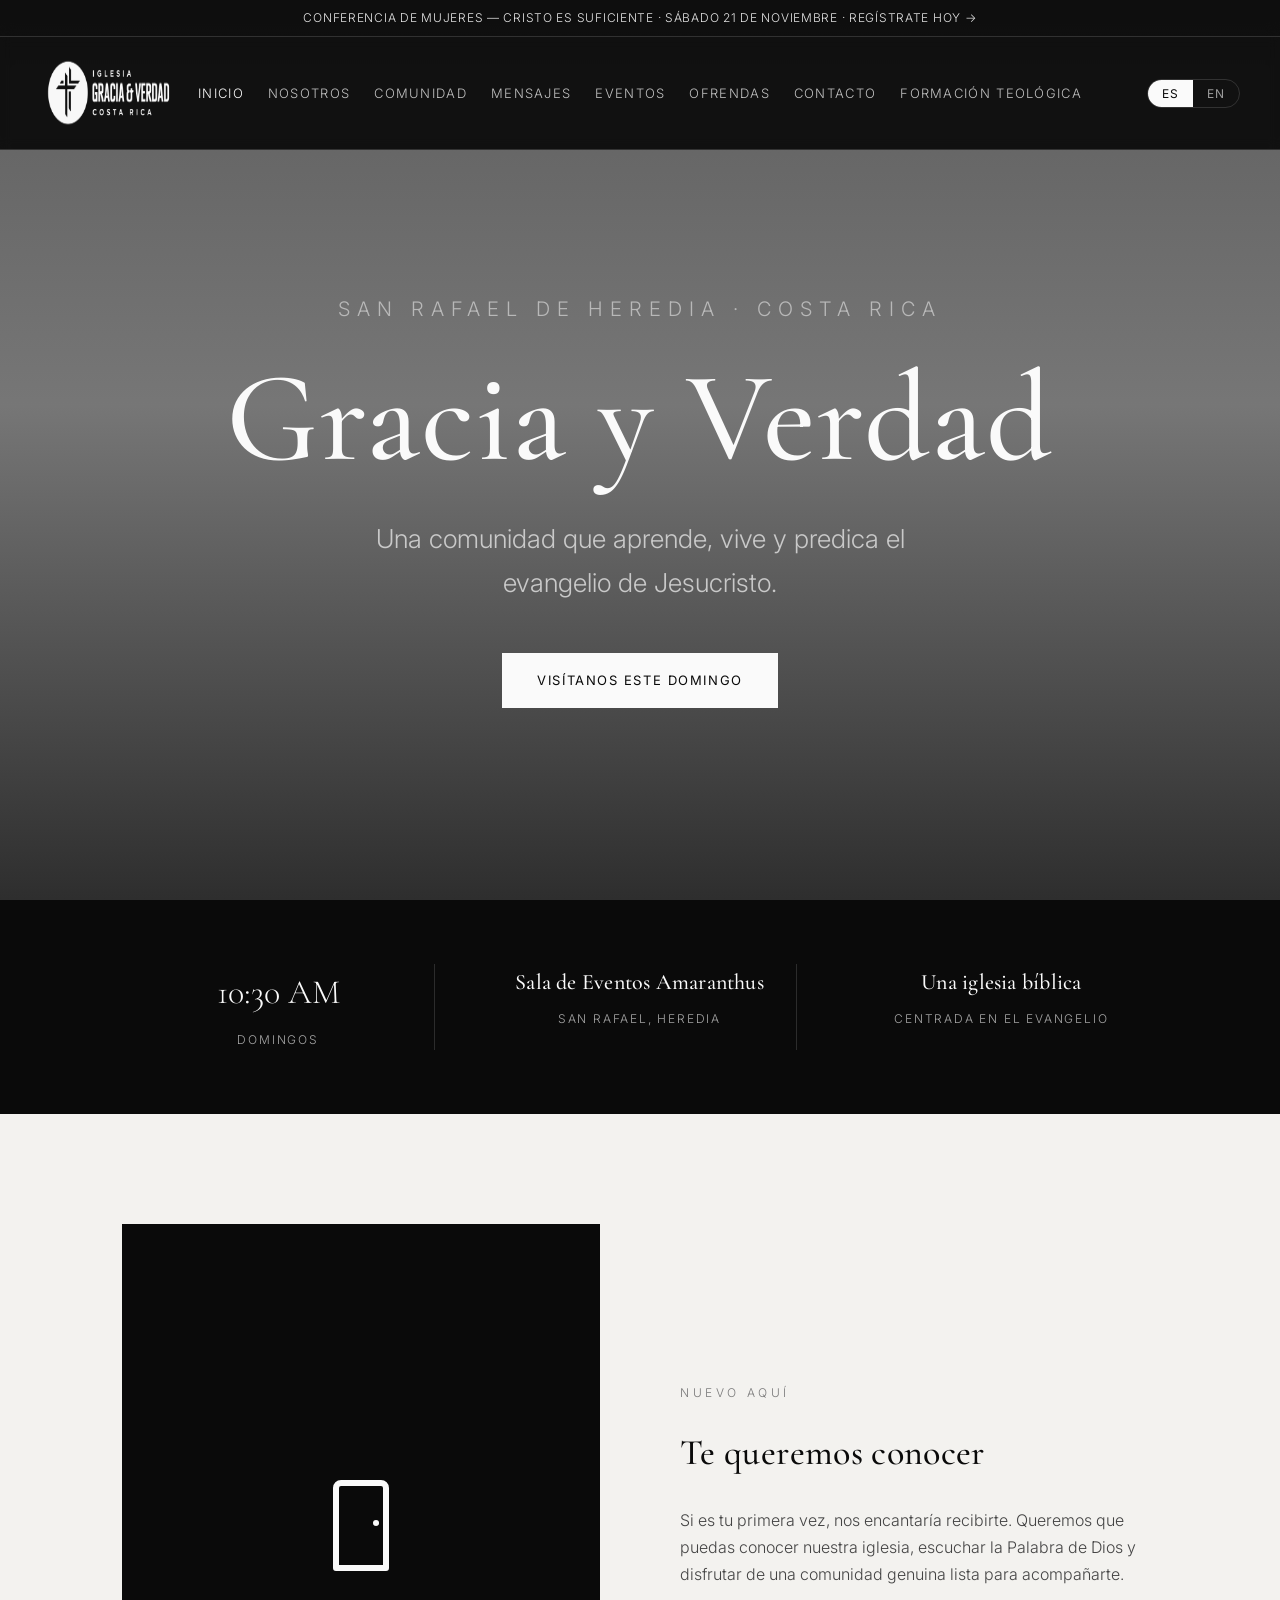
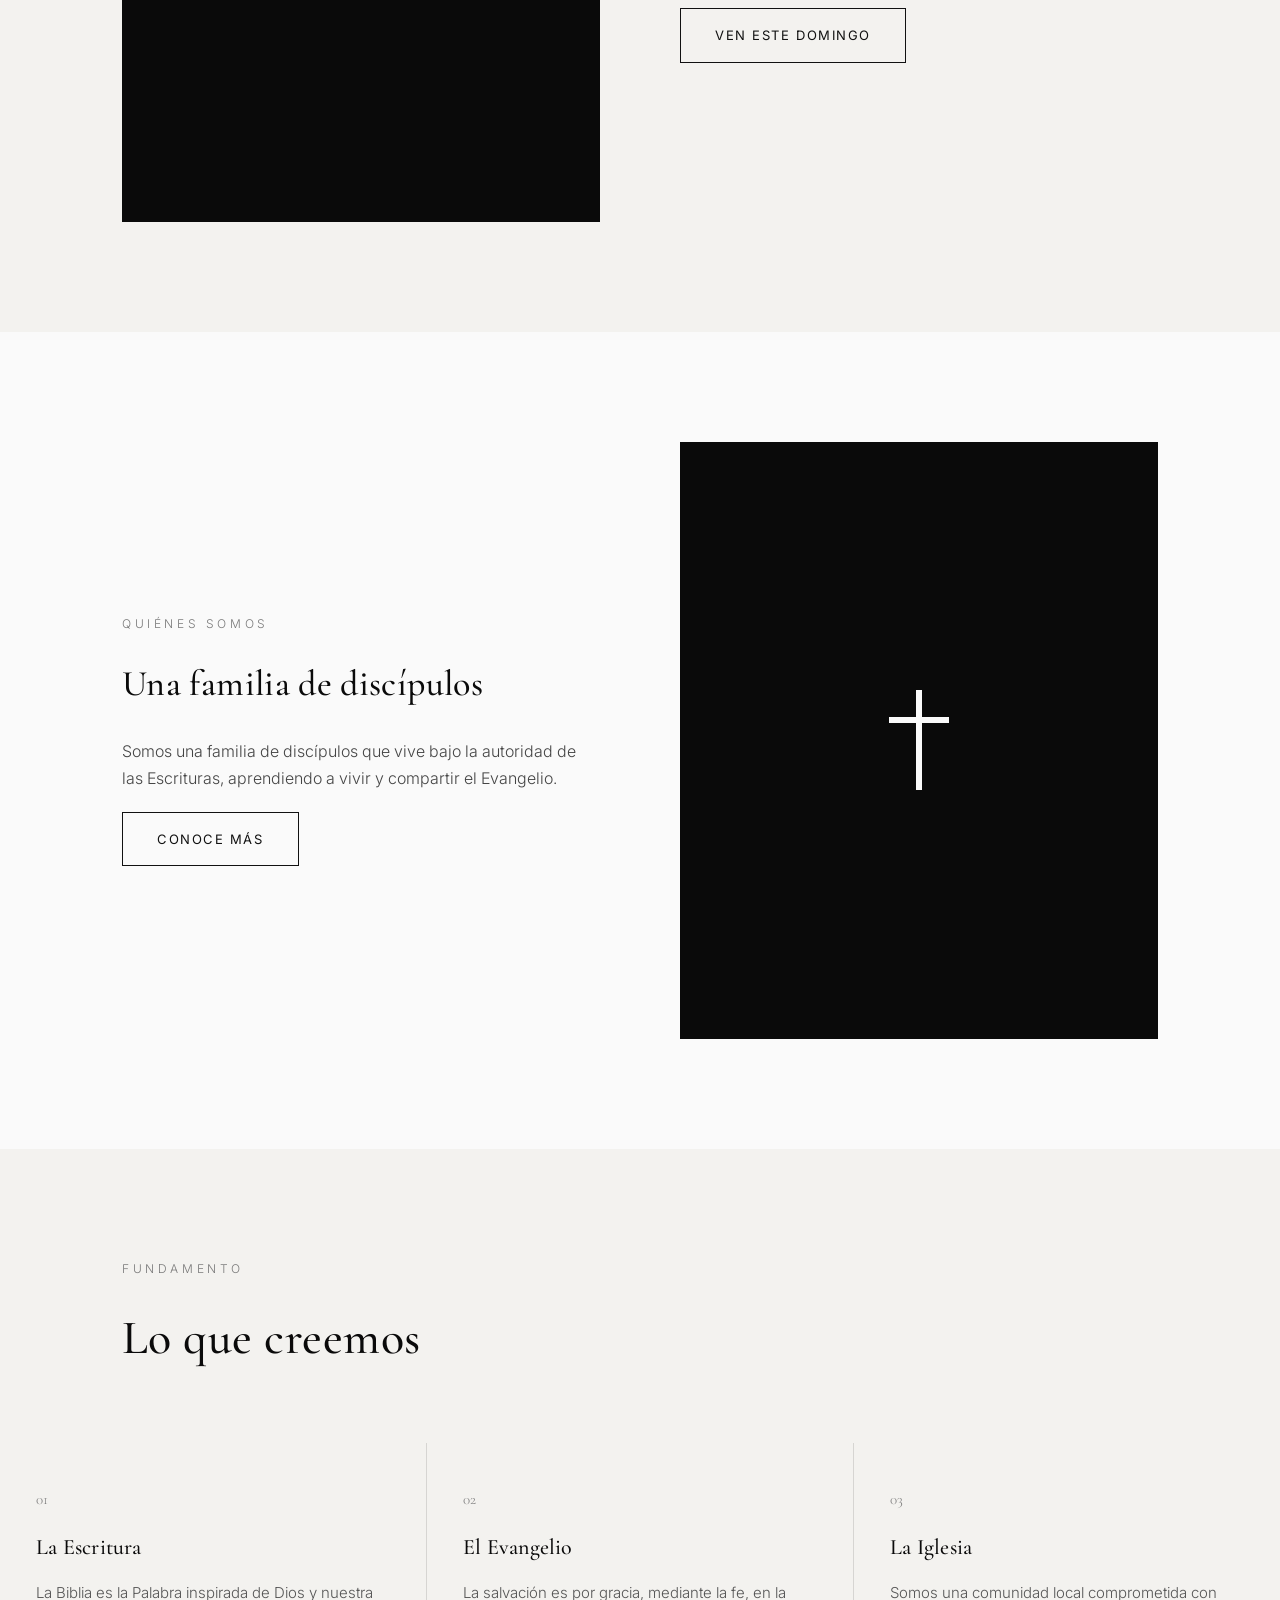
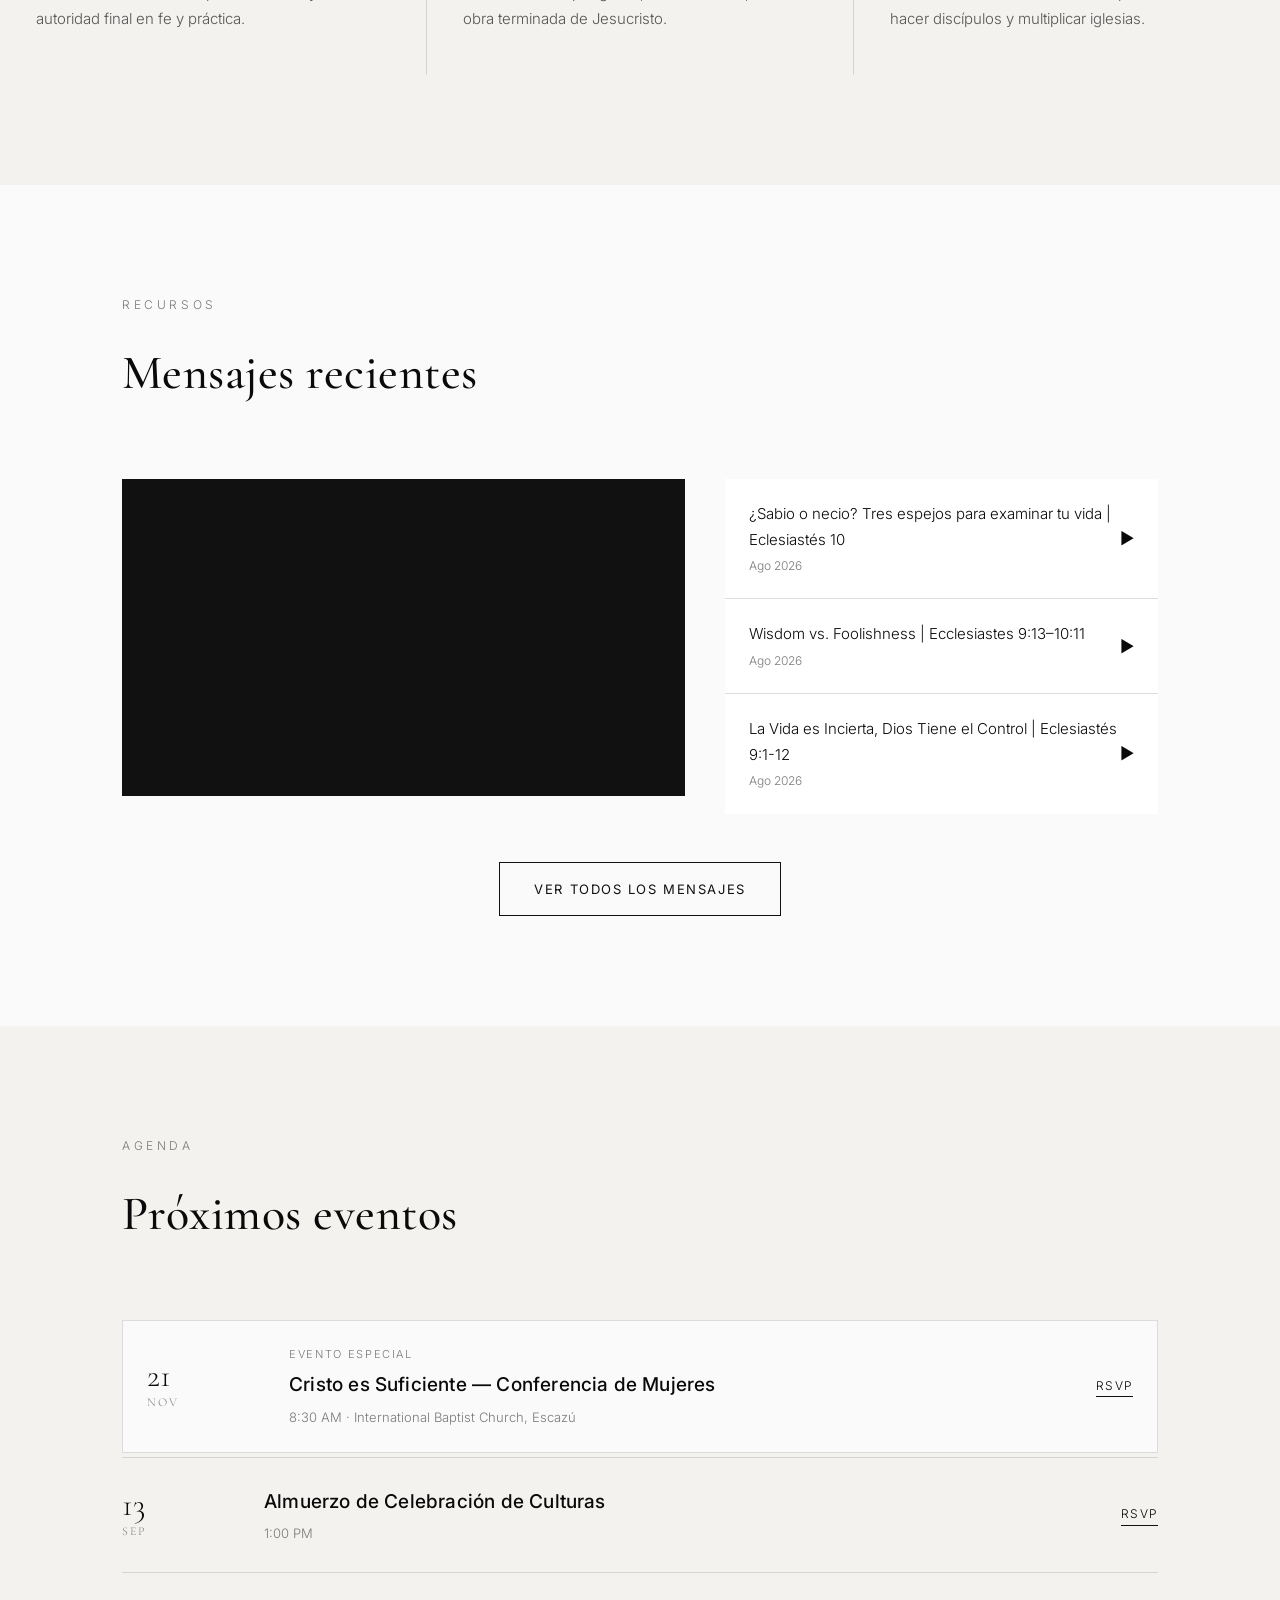
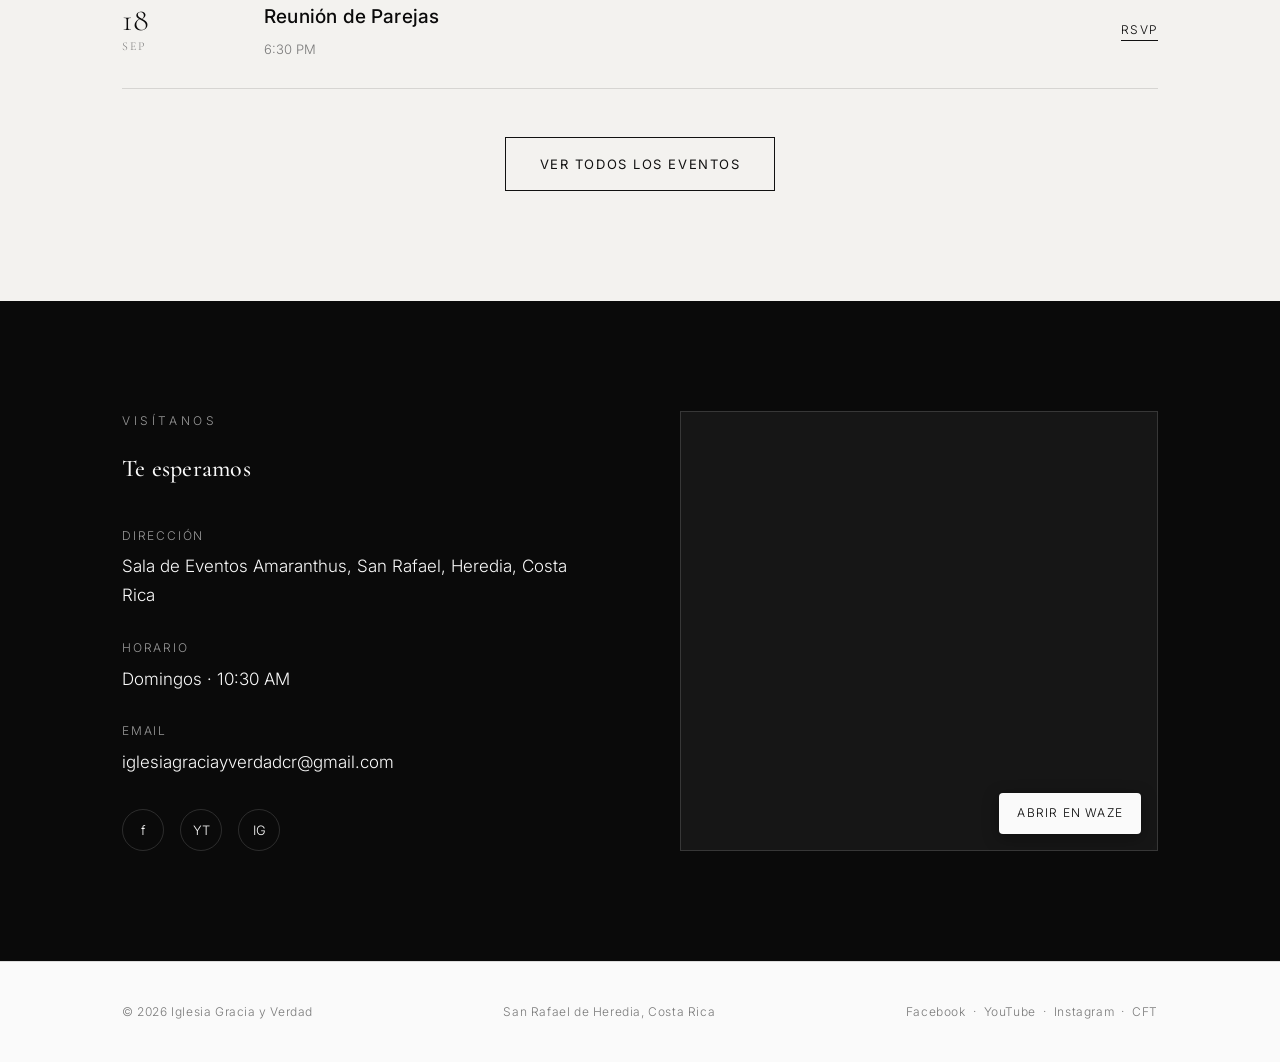
<file: index.html>
<!DOCTYPE html>
<html lang="es" data-lang="es">
<head>
<meta charset="UTF-8">
<meta name="viewport" content="width=device-width, initial-scale=1.0">
<title>Inicio | Home &mdash; Iglesia Gracia y Verdad</title>
<meta name="description" content="Iglesia Gracia y Verdad, San Rafael de Heredia, Costa Rica / Iglesia Gracia y Verdad, San Rafael de Heredia, Costa Rica">
<link rel="preconnect" href="https://fonts.googleapis.com">
<link rel="preconnect" href="https://fonts.gstatic.com" crossorigin>
<link href="https://fonts.googleapis.com/css2?family=Cormorant+Garamond:wght@400;500;600&family=Inter:wght@300;400;500;600&display=swap" rel="stylesheet">
<link rel="stylesheet" href="style.css">
<link rel="icon" href="favicon.ico" sizes="any">
<link rel="icon" href="favicon.png" type="image/png">
<link rel="apple-touch-icon" href="apple-touch-icon.png">
<!-- WOMEN'S CONFERENCE PROMO (remove this <style> block after Nov 21) -->
<style>
.announce-bar{position:fixed;top:0;left:0;right:0;z-index:101;background:rgba(10,10,10,0.94);border-bottom:1px solid var(--line);backdrop-filter:blur(6px);-webkit-backdrop-filter:blur(6px);}
.announce-bar a{display:block;text-align:center;padding:10px 16px;color:var(--white);font-size:12px;line-height:16px;letter-spacing:0.06em;text-transform:uppercase;opacity:0.9;transition:opacity .2s;}
.announce-bar a:hover{opacity:1;}
header{top:37px;}
@media (max-width:900px){
  nav.links{top:113px;}
}
.event-row.featured{background:var(--white);border:1px solid var(--line-dark);padding:24px;margin-bottom:4px;}
.event-row.featured .tag{font-size:11px;letter-spacing:0.15em;text-transform:uppercase;color:var(--gray);margin-bottom:6px;}
</style>
<!-- /WOMEN'S CONFERENCE PROMO style -->
</head>
<body>
<!-- WOMEN'S CONFERENCE PROMO (remove this bar after Nov 21) -->
<div class="announce-bar">
  <a href="https://pretix.eu/igv/mujeres2026/" target="_blank" rel="noopener">
    <span data-i18n="es" class="inline">Conferencia de Mujeres &mdash; Cristo es Suficiente &middot; S&aacute;bado 21 de noviembre &middot; Reg&iacute;strate hoy &rarr;</span>
    <span data-i18n="en" class="inline">Women's Conference &mdash; Christ Is Enough &middot; Saturday, November 21 &middot; Register today &rarr;</span>
  </a>
</div>
<!-- /WOMEN'S CONFERENCE PROMO bar -->
<header>
  <div class="nav">
    <a class="brand" href="index.html">
      <img src="logo3.png" alt="Iglesia Gracia y Verdad" class="brand-logo" onerror="this.style.display='none';document.getElementById('brand-fallback').style.display='flex';">
      <span class="brand-fallback" id="brand-fallback">
        <span class="mark">
          <svg viewBox="0 0 24 24" fill="none" xmlns="http://www.w3.org/2000/svg">
            <path d="M12 3 L12 21 M7 9 L17 9" stroke="#0a0a0a" stroke-width="2"/>
          </svg>
        </span>
        <span class="brand-name">Gracia y Verdad</span>
      </span>
    </a>
    <div class="nav-group">
      <nav class="links">
      <a href="index.html" class="active"><span data-i18n="es" class="inline">Inicio</span><span data-i18n="en" class="inline">Home</span></a>
      <a href="about.html" class=""><span data-i18n="es" class="inline">Nosotros</span><span data-i18n="en" class="inline">About</span></a>
      <a href="community.html" class=""><span data-i18n="es" class="inline">Comunidad</span><span data-i18n="en" class="inline">Community</span></a>
      <a href="sermons.html" class=""><span data-i18n="es" class="inline">Mensajes</span><span data-i18n="en" class="inline">Sermons</span></a>
      <a href="events.html" class=""><span data-i18n="es" class="inline">Eventos</span><span data-i18n="en" class="inline">Events</span></a>
      <a href="giving.html" class=""><span data-i18n="es" class="inline">Ofrendas</span><span data-i18n="en" class="inline">Giving</span></a>
      <a href="contact.html" class=""><span data-i18n="es" class="inline">Contacto</span><span data-i18n="en" class="inline">Contact</span></a>
      <a href="https://cftgv.com/" target="_blank" rel="noopener"><span data-i18n="es" class="inline">Formaci&oacute;n Teol&oacute;gica</span><span data-i18n="en" class="inline">Theological Training</span></a>
      </nav>
      <div class="nav-right">
        <div class="lang-toggle">
          <button data-set-lang="es">ES</button>
          <button data-set-lang="en">EN</button>
        </div>
        <button class="menu-btn" aria-label="Menu">&#9776;</button>
      </div>
    </div>
  </div>
</header>

<section class="hero">
  <video class="hero-video" autoplay muted loop playsinline>
    <source src="hero-video-compressed.mp4" type="video/mp4">
  </video>
  <div class="hero-overlay"></div>
  <div class="eyebrow">
    <span data-i18n="es" class="inline">San Rafael de Heredia &middot; Costa Rica</span>
    <span data-i18n="en" class="inline">San Rafael de Heredia &middot; Costa Rica</span>
  </div>
  <h1>Gracia y Verdad</h1>
  <p class="sub">
    <span data-i18n="es">Una comunidad que aprende, vive y predica el evangelio de Jesucristo.</span>
    <span data-i18n="en">A community that learns, lives, and preaches the gospel of Jesus Christ.</span>
  </p>
  <div class="hero-cta">
    <a class="btn solid" href="#welcome">
      <span data-i18n="es" class="inline">Vis&iacute;tanos este domingo</span>
      <span data-i18n="en" class="inline">Join us Sunday</span>
    </a>
  </div>
</section>

<div class="info-strip">
  <div class="container info-grid">
    <div class="item">
      <div class="num">10:30 AM</div>
      <div class="cap"><span data-i18n="es" class="inline">Domingos</span><span data-i18n="en" class="inline">Sundays</span></div>
    </div>
    <div class="item">
      <div class="num serif" style="font-size:22px;">Sala de Eventos Amaranthus</div>
      <div class="cap"><span data-i18n="es" class="inline">San Rafael, Heredia</span><span data-i18n="en" class="inline">San Rafael, Heredia</span></div>
    </div>
    <div class="item">
      <div class="num serif" style="font-size:22px;"><span data-i18n="es" class="inline">Una iglesia b&iacute;blica</span><span data-i18n="en" class="inline">A biblical church</span></div>
      <div class="cap"><span data-i18n="es" class="inline">Centrada en el Evangelio</span><span data-i18n="en" class="inline">Centered on the Gospel</span></div>
    </div>
  </div>
</div>

<section class="off" id="welcome">
  <div class="container about-grid">
    <div class="visual">
      <svg viewBox="0 0 24 24" fill="none" xmlns="http://www.w3.org/2000/svg">
        <path d="M7 21V5a1 1 0 0 1 1-1h8a1 1 0 0 1 1 1v16M7 21h10M15 12h.01" stroke="#fafafa" stroke-width="1.2" stroke-linecap="round"/>
      </svg>
    </div>
    <div>
      <div class="label"><span data-i18n="es" class="inline">Nuevo aqu&iacute;</span><span data-i18n="en" class="inline">New Here</span></div>
      <h2 style="font-size:36px;margin-bottom:24px;">
        <span data-i18n="es">Te queremos conocer</span>
        <span data-i18n="en">We want to meet you</span>
      </h2>
      <p>
        <span data-i18n="es">Si es tu primera vez, nos encantar&iacute;a recibirte. Queremos que puedas conocer nuestra iglesia, escuchar la Palabra de Dios y disfrutar de una comunidad genuina lista para acompa&ntilde;arte.</span>
        <span data-i18n="en">If it's your first time, we'd love to welcome you. We want you to get to know our church, hear the Word of God, and enjoy a genuine community ready to walk alongside you.</span>
      </p>
      <a class="btn dark" href="visit.html#form">
        <span data-i18n="es" class="inline">Ven este domingo</span>
        <span data-i18n="en" class="inline">Come this Sunday</span>
      </a>
    </div>
  </div>
</section>

<section id="about">
  <div class="container about-grid">
    <div>
      <div class="label"><span data-i18n="es" class="inline">Qui&eacute;nes somos</span><span data-i18n="en" class="inline">Who we are</span></div>
      <h2 style="font-size:36px;margin-bottom:24px;">
        <span data-i18n="es">Una familia de disc&iacute;pulos</span>
        <span data-i18n="en">A family of disciples</span>
      </h2>
      <p>
        <span data-i18n="es">Somos una familia de disc&iacute;pulos que vive bajo la autoridad de las Escrituras, aprendiendo a vivir y compartir el Evangelio.</span>
        <span data-i18n="en">We are a family of disciples who live under the authority of Scripture, learning to live out and share the Gospel.</span>
      </p>
      <a class="btn dark" href="about.html">
        <span data-i18n="es" class="inline">Conoce m&aacute;s</span>
        <span data-i18n="en" class="inline">Learn more</span>
      </a>
    </div>
    <div class="visual">
      <svg viewBox="0 0 24 24" fill="none" xmlns="http://www.w3.org/2000/svg">
        <path d="M12 2 L12 22 M6 8 L18 8" stroke="#fafafa" stroke-width="1.2"/>
      </svg>
    </div>
  </div>
</section>

<section class="off">
  <div class="container">
    <div class="section-head">
      <div class="label"><span data-i18n="es" class="inline">Fundamento</span><span data-i18n="en" class="inline">Foundation</span></div>
      <h2><span data-i18n="es">Lo que creemos</span><span data-i18n="en">What we believe</span></h2>
    </div>
  </div>
  <div class="beliefs-grid">
    <div class="belief-card">
      <div class="n">01</div>
      <h3><span data-i18n="es" class="inline">La Escritura</span><span data-i18n="en" class="inline">Scripture</span></h3>
      <p><span data-i18n="es" class="inline">La Biblia es la Palabra inspirada de Dios y nuestra autoridad final en fe y pr&aacute;ctica.</span><span data-i18n="en" class="inline">The Bible is the inspired Word of God and our final authority in faith and practice.</span></p>
    </div>
    <div class="belief-card">
      <div class="n">02</div>
      <h3><span data-i18n="es" class="inline">El Evangelio</span><span data-i18n="en" class="inline">The Gospel</span></h3>
      <p><span data-i18n="es" class="inline">La salvaci&oacute;n es por gracia, mediante la fe, en la obra terminada de Jesucristo.</span><span data-i18n="en" class="inline">Salvation is by grace, through faith, in the finished work of Jesus Christ.</span></p>
    </div>
    <div class="belief-card">
      <div class="n">03</div>
      <h3><span data-i18n="es" class="inline">La Iglesia</span><span data-i18n="en" class="inline">The Church</span></h3>
      <p><span data-i18n="es" class="inline">Somos una comunidad local comprometida con hacer disc&iacute;pulos y multiplicar iglesias.</span><span data-i18n="en" class="inline">We are a local community committed to making disciples and multiplying churches.</span></p>
    </div>
  </div>
</section>

<section id="sermons">
  <div class="container">
    <div class="section-head">
      <div class="label"><span data-i18n="es" class="inline">Recursos</span><span data-i18n="en" class="inline">Resources</span></div>
      <h2><span data-i18n="es">Mensajes recientes</span><span data-i18n="en">Recent messages</span></h2>
    </div>
    <div class="sermons-grid">
      <div class="sermon-main">
        <iframe src="https://www.youtube.com/embed/0CpID0qrh1k" title="&iquest;Sabio o necio? Tres espejos para examinar tu vida | Eclesiast&eacute;s 10" frameborder="0" allow="accelerometer; autoplay; clipboard-write; encrypted-media; gyroscope; picture-in-picture; web-share" allowfullscreen loading="lazy"></iframe>
      </div>
      <div class="sermon-list">
        <a class="sermon-item" href="https://www.youtube.com/watch?v=0CpID0qrh1k" target="_blank" rel="noopener"><div><div class="t">&iquest;Sabio o necio? Tres espejos para examinar tu vida | Eclesiast&eacute;s 10</div><div class="d"><span data-i18n="es" class="inline">Ago 2026</span><span data-i18n="en" class="inline">Aug 2026</span></div></div><span>&#9658;</span></a>
        <a class="sermon-item" href="https://www.youtube.com/watch?v=OTzett-KZFs" target="_blank" rel="noopener"><div><div class="t">Wisdom vs. Foolishness | Ecclesiastes 9:13&ndash;10:11</div><div class="d"><span data-i18n="es" class="inline">Ago 2026</span><span data-i18n="en" class="inline">Aug 2026</span></div></div><span>&#9658;</span></a>
        <a class="sermon-item" href="https://www.youtube.com/watch?v=2HxVVXt8k74" target="_blank" rel="noopener"><div><div class="t">La Vida es Incierta, Dios Tiene el Control | Eclesiast&eacute;s 9:1-12</div><div class="d"><span data-i18n="es" class="inline">Ago 2026</span><span data-i18n="en" class="inline">Aug 2026</span></div></div><span>&#9658;</span></a>
      </div>
    </div>
    <div class="channel-cta">
      <a class="btn dark" href="sermons.html">
        <span data-i18n="es" class="inline">Ver todos los mensajes</span>
        <span data-i18n="en" class="inline">View all sermons</span>
      </a>
    </div>
  </div>
</section>

<section class="off" id="events">
  <div class="container">
    <div class="section-head">
      <div class="label"><span data-i18n="es" class="inline">Agenda</span><span data-i18n="en" class="inline">Calendar</span></div>
      <h2><span data-i18n="es">Pr&oacute;ximos eventos</span><span data-i18n="en">Upcoming events</span></h2>
    </div>
    <div class="events-list">
      <!-- WOMEN'S CONFERENCE PROMO (remove "featured" class + tag div after Nov 21) -->
      <div class="event-row featured">
        <div class="date"><div class="d">21</div><div class="m">Nov</div></div>
        <div>
          <div class="tag"><span data-i18n="es" class="inline">Evento especial</span><span data-i18n="en" class="inline">Special event</span></div>
          <h3><span data-i18n="es" class="inline">Cristo es Suficiente &mdash; Conferencia de Mujeres</span><span data-i18n="en" class="inline">Christ Is Enough &mdash; Women's Conference</span></h3>
          <div class="meta">8:30 AM &middot; <span data-i18n="es" class="inline">International Baptist Church, Escaz&uacute;</span><span data-i18n="en" class="inline">International Baptist Church, Escaz&uacute;</span></div>
        </div>
        <a class="rsvp" href="events.html">RSVP</a>
      </div>
      <!-- /WOMEN'S CONFERENCE PROMO -->
      <div class="event-row">
        <div class="date"><div class="d">13</div><div class="m">Sep</div></div>
        <div><h3><span data-i18n="es" class="inline">Almuerzo de Celebraci&oacute;n de Culturas</span><span data-i18n="en" class="inline">Culture Celebration Lunch</span></h3><div class="meta">1:00 PM</div></div>
        <a class="rsvp" href="events.html">RSVP</a>
      </div>
      <div class="event-row">
        <div class="date"><div class="d">18</div><div class="m">Sep</div></div>
        <div><h3><span data-i18n="es" class="inline">Reuni&oacute;n de Parejas</span><span data-i18n="en" class="inline">Couples Gathering</span></h3><div class="meta">6:30 PM</div></div>
        <a class="rsvp" href="events.html">RSVP</a>
      </div>
    </div>
    <div class="channel-cta">
      <a class="btn dark" href="events.html">
        <span data-i18n="es" class="inline">Ver todos los eventos</span>
        <span data-i18n="en" class="inline">View all events</span>
      </a>
    </div>
  </div>
</section>

<section class="contact-band" id="contact">
  <div class="container contact-grid">
    <div>
      <div class="label" style="color:#999;"><span data-i18n="es" class="inline">Vis&iacute;tanos</span><span data-i18n="en" class="inline">Visit us</span></div>
      <h2 style="margin-bottom:36px;"><span data-i18n="es">Te esperamos</span><span data-i18n="en">We'd love to see you</span></h2>
      <div class="contact-item">
        <div class="k"><span data-i18n="es" class="inline">Direcci&oacute;n</span><span data-i18n="en" class="inline">Address</span></div>
        <div class="v">Sala de Eventos Amaranthus, San Rafael, Heredia, Costa Rica</div>
      </div>
      <div class="contact-item">
        <div class="k"><span data-i18n="es" class="inline">Horario</span><span data-i18n="en" class="inline">Service time</span></div>
        <div class="v"><span data-i18n="es" class="inline">Domingos</span><span data-i18n="en" class="inline">Sundays</span> &middot; 10:30 AM</div>
      </div>
      <div class="contact-item">
        <div class="k">Email</div>
        <div class="v">iglesiagraciayverdadcr@gmail.com</div>
      </div>
      <div class="social-row">
        <a href="https://www.facebook.com/Iglesiagraciaverdad/" target="_blank" rel="noopener" title="Facebook">f</a>
        <a href="https://www.youtube.com/@igvcr" target="_blank" rel="noopener" title="YouTube">YT</a>
        <a href="https://www.instagram.com/iglesiagraciayverdadcr" target="_blank" rel="noopener" title="Instagram">IG</a>
      </div>
    </div>
    <div class="map-block">
      <iframe src="https://www.google.com/maps?q=2WR5%2B6V+San+Rafael,+Heredia+Province,+Costa+Rica&output=embed" allowfullscreen="" loading="lazy" referrerpolicy="no-referrer-when-downgrade" title="Ubicaci&oacute;n"></iframe>
      <a class="waze-btn" href="https://waze.com/ul?q=2WR5%2B6V%20San%20Rafael%2C%20Heredia%20Province%2C%20Costa%20Rica&navigate=yes" target="_blank" rel="noopener">
        <span data-i18n="es" class="inline">Abrir en Waze</span>
        <span data-i18n="en" class="inline">Open in Waze</span>
      </a>
    </div>
  </div>
</section>
<footer>
  <div class="container footer-row">
    <span>&copy; 2026 Iglesia Gracia y Verdad</span>
    <span>San Rafael de Heredia, Costa Rica</span>
    <span>
      <a href="https://www.facebook.com/Iglesiagraciaverdad/" target="_blank" rel="noopener">Facebook</a>
      &nbsp;&middot;&nbsp;
      <a href="https://www.youtube.com/@igvcr" target="_blank" rel="noopener">YouTube</a>
      &nbsp;&middot;&nbsp;
      <a href="https://www.instagram.com/iglesiagraciayverdadcr" target="_blank" rel="noopener">Instagram</a>
      &nbsp;&middot;&nbsp;
      <a href="https://cftgv.com/" target="_blank" rel="noopener">CFT</a>
    </span>
  </div>
</footer>

<script src="main.js"></script>
</body>
</html>
</file>
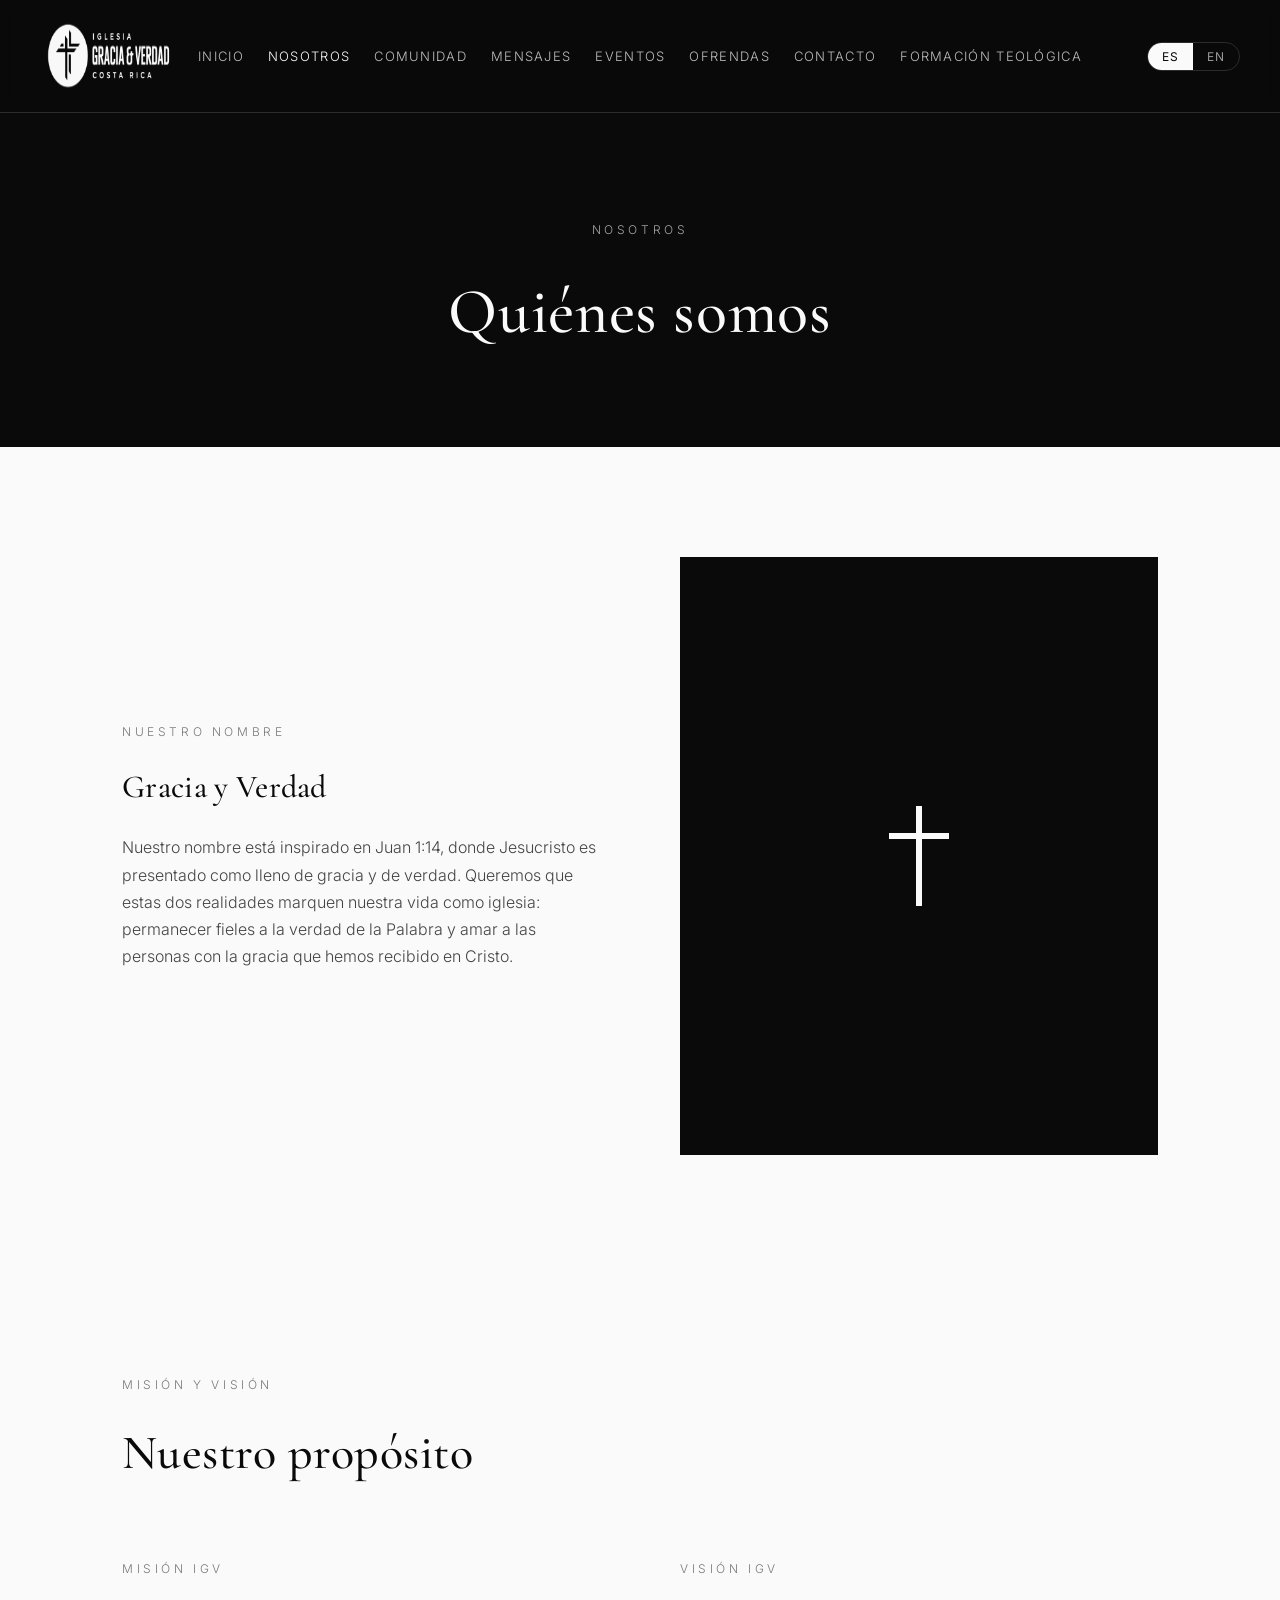
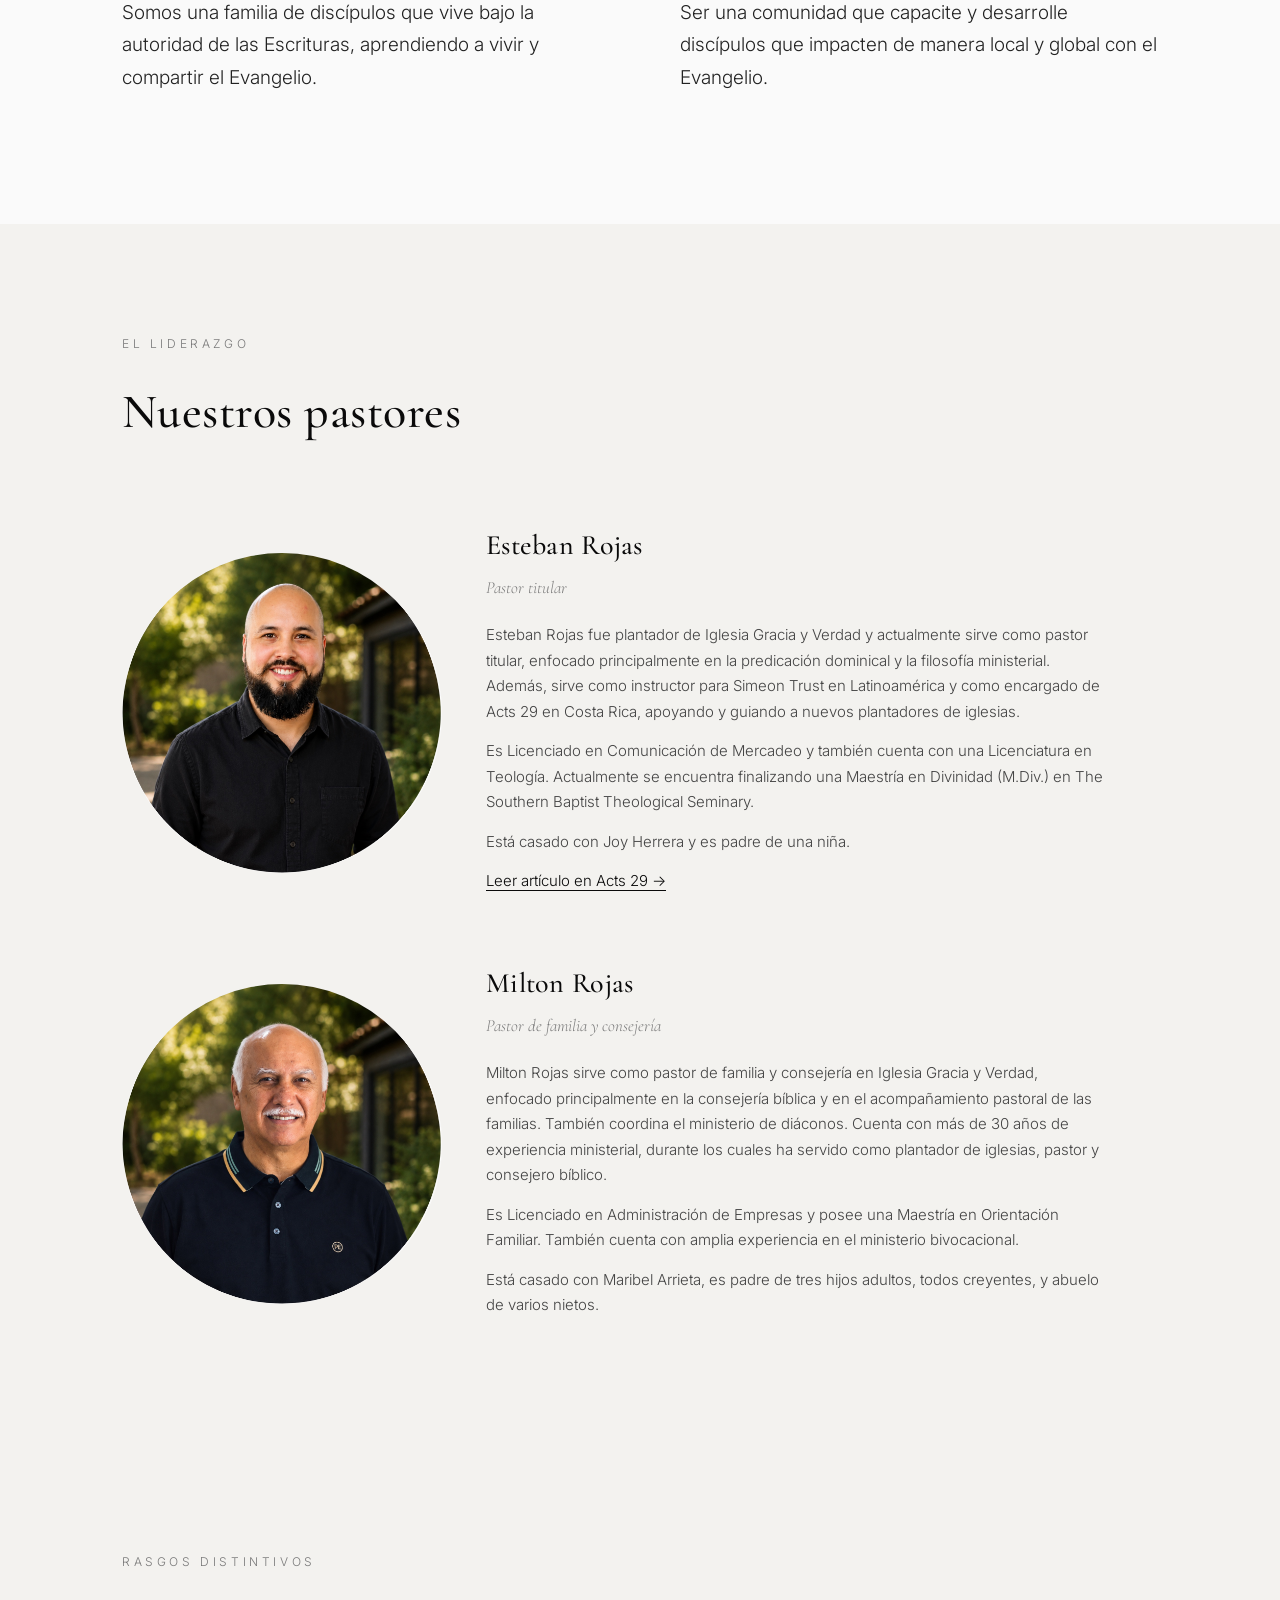
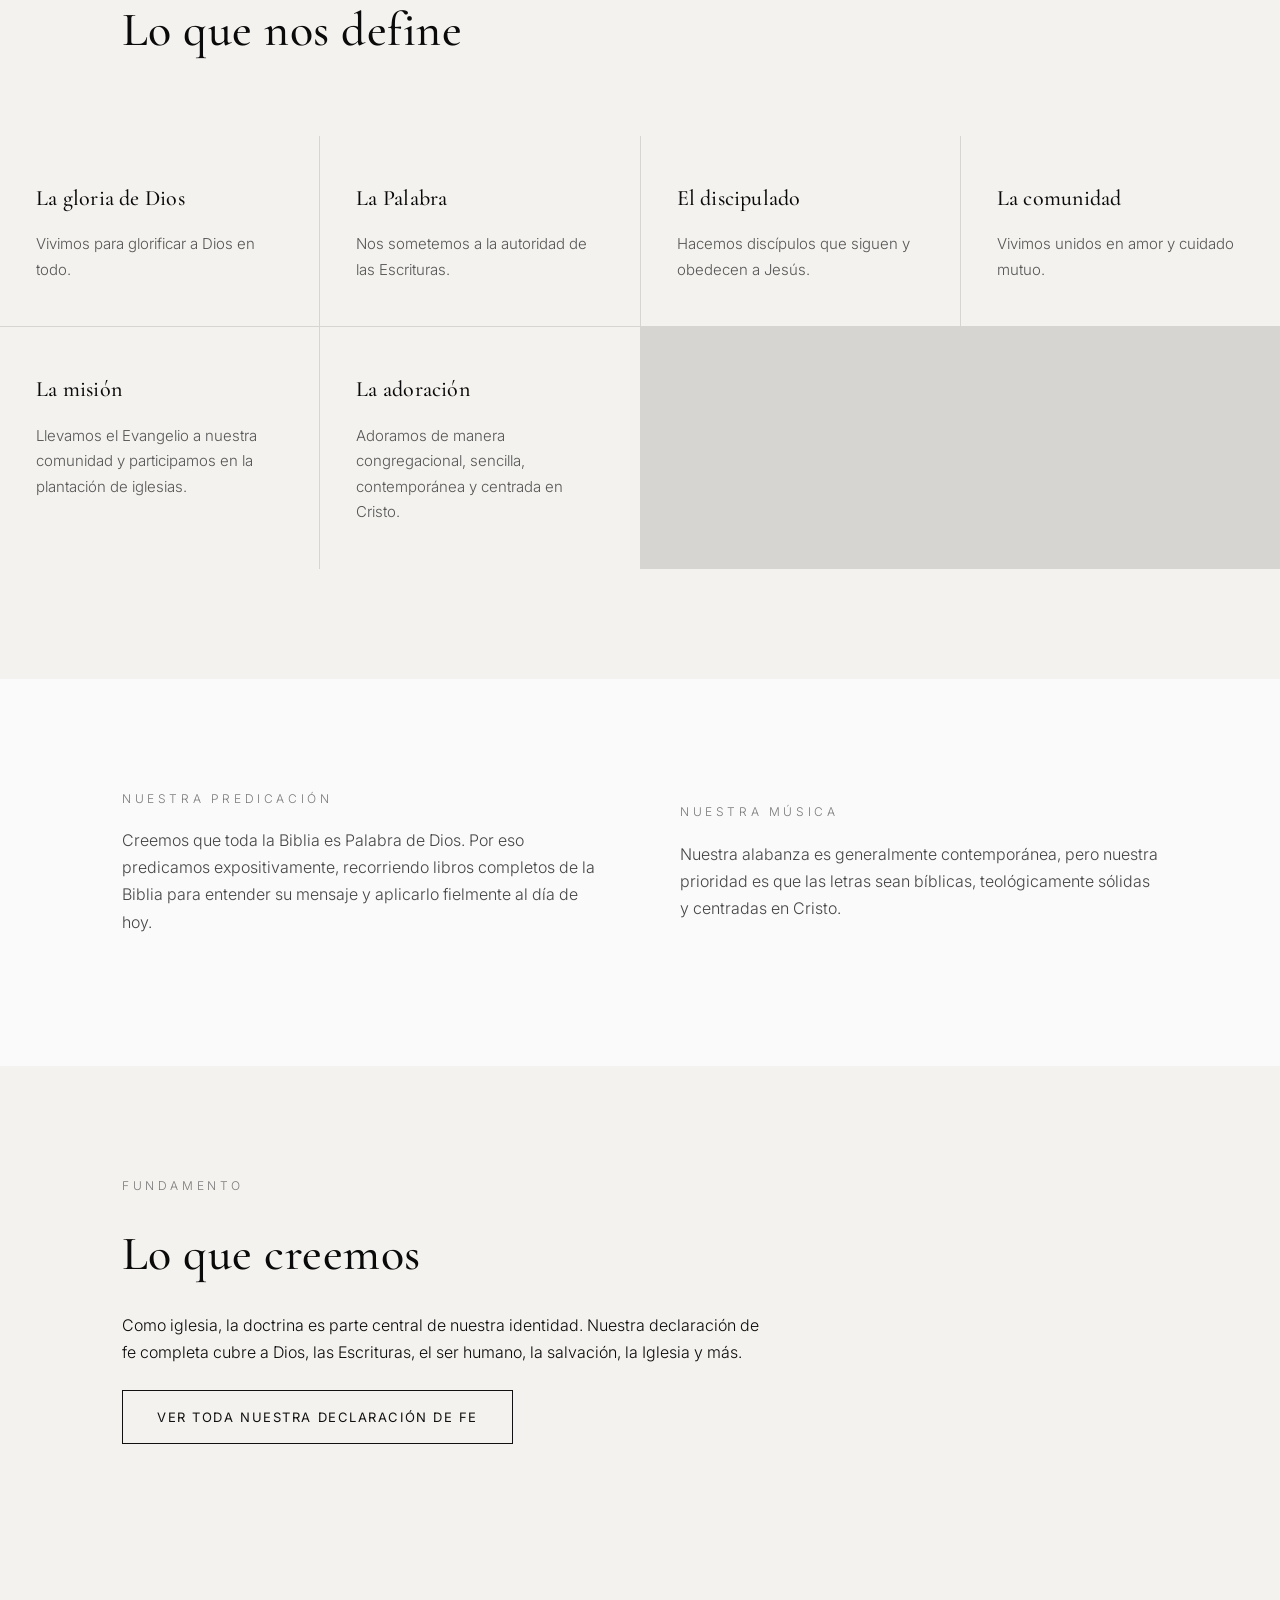
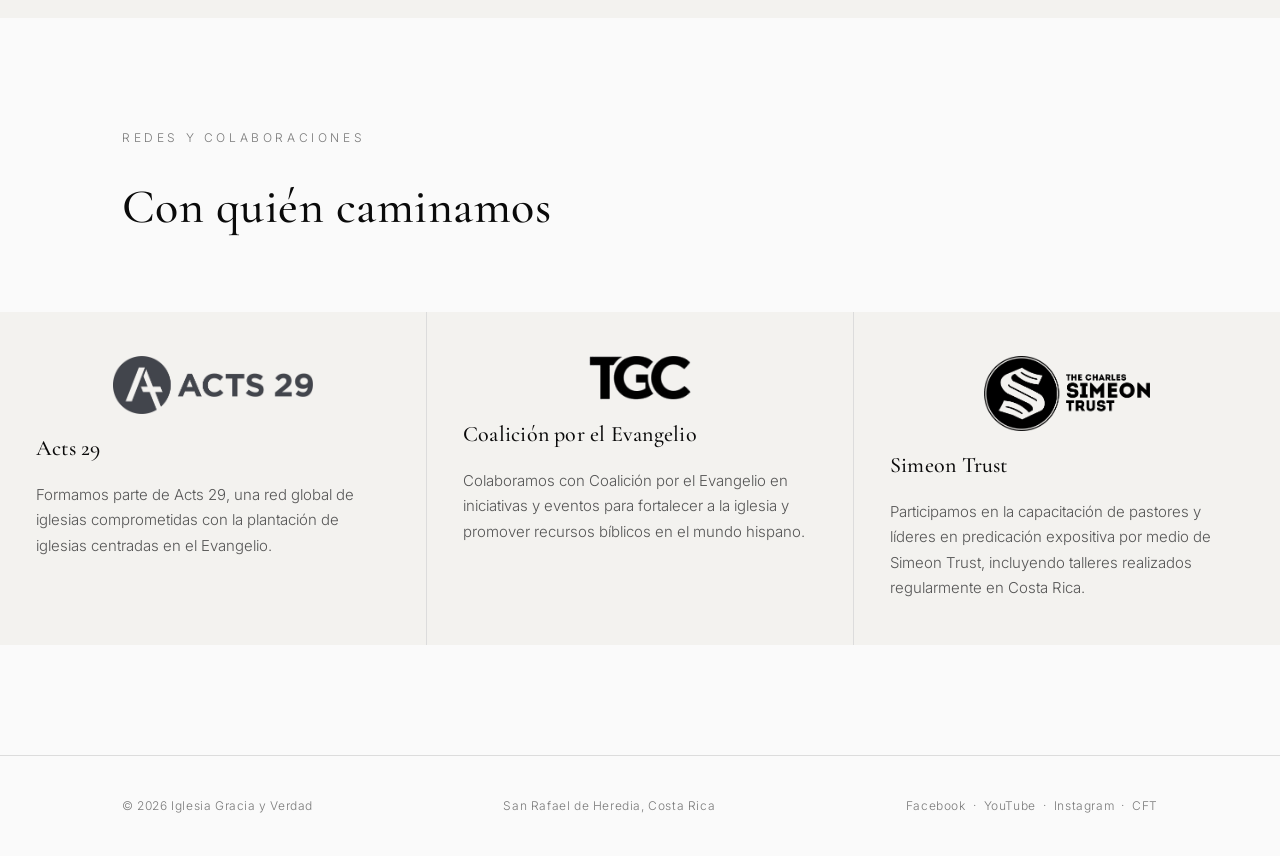
<file: about.html>
<!DOCTYPE html>
<html lang="es" data-lang="es">
<head>
<meta charset="UTF-8">
<meta name="viewport" content="width=device-width, initial-scale=1.0">
<title>Nosotros | About &mdash; Iglesia Gracia y Verdad</title>
<meta name="description" content="Historia, misión y liderazgo de Iglesia Gracia y Verdad / History, mission, and leadership of Iglesia Gracia y Verdad">
<link rel="preconnect" href="https://fonts.googleapis.com">
<link rel="preconnect" href="https://fonts.gstatic.com" crossorigin>
<link href="https://fonts.googleapis.com/css2?family=Cormorant+Garamond:wght@400;500;600&family=Inter:wght@300;400;500;600&display=swap" rel="stylesheet">
<link rel="stylesheet" href="style.css">
<link rel="icon" href="favicon.ico" sizes="any">
<link rel="icon" href="favicon.png" type="image/png">
<link rel="apple-touch-icon" href="apple-touch-icon.png">
</head>
<body>
<header>
  <div class="nav">
    <a class="brand" href="index.html">
      <img src="logo3.png" alt="Iglesia Gracia y Verdad" class="brand-logo" onerror="this.style.display='none';document.getElementById('brand-fallback').style.display='flex';">
      <span class="brand-fallback" id="brand-fallback">
        <span class="mark">
          <svg viewBox="0 0 24 24" fill="none" xmlns="http://www.w3.org/2000/svg">
            <path d="M12 3 L12 21 M7 9 L17 9" stroke="#0a0a0a" stroke-width="2"/>
          </svg>
        </span>
        <span class="brand-name">Gracia y Verdad</span>
      </span>
    </a>
    <div class="nav-group">
      <nav class="links">
      <a href="index.html" class=""><span data-i18n="es" class="inline">Inicio</span><span data-i18n="en" class="inline">Home</span></a>
      <a href="about.html" class="active"><span data-i18n="es" class="inline">Nosotros</span><span data-i18n="en" class="inline">About</span></a>
      <a href="community.html" class=""><span data-i18n="es" class="inline">Comunidad</span><span data-i18n="en" class="inline">Community</span></a>
      <a href="sermons.html" class=""><span data-i18n="es" class="inline">Mensajes</span><span data-i18n="en" class="inline">Sermons</span></a>
      <a href="events.html" class=""><span data-i18n="es" class="inline">Eventos</span><span data-i18n="en" class="inline">Events</span></a>
      <a href="giving.html" class=""><span data-i18n="es" class="inline">Ofrendas</span><span data-i18n="en" class="inline">Giving</span></a>
      <a href="contact.html" class=""><span data-i18n="es" class="inline">Contacto</span><span data-i18n="en" class="inline">Contact</span></a>
      <a href="https://cftgv.com/" target="_blank" rel="noopener"><span data-i18n="es" class="inline">Formaci&oacute;n Teol&oacute;gica</span><span data-i18n="en" class="inline">Theological Training</span></a>
      </nav>
      <div class="nav-right">
        <div class="lang-toggle">
          <button data-set-lang="es">ES</button>
          <button data-set-lang="en">EN</button>
        </div>
        <button class="menu-btn" aria-label="Menu">&#9776;</button>
      </div>
    </div>
  </div>
</header>
<section class="page-hero">
  <div class="label"><span data-i18n="es" class="inline">Nosotros</span><span data-i18n="en" class="inline">About</span></div>
  <h1><span data-i18n="es">Qui&eacute;nes somos</span><span data-i18n="en">Who we are</span></h1>
</section>

<section>
  <div class="container about-grid">
    <div>
      <div class="label"><span data-i18n="es" class="inline">Nuestro nombre</span><span data-i18n="en" class="inline">Our Name</span></div>
      <h2 style="font-size:32px;margin-bottom:20px;"><span data-i18n="es">Gracia y Verdad</span><span data-i18n="en">Grace and Truth</span></h2>
      <p>
        <span data-i18n="es" class="inline">Nuestro nombre est&aacute; inspirado en Juan 1:14, donde Jesucristo es presentado como lleno de gracia y de verdad. Queremos que estas dos realidades marquen nuestra vida como iglesia: permanecer fieles a la verdad de la Palabra y amar a las personas con la gracia que hemos recibido en Cristo.</span>
        <span data-i18n="en" class="inline">Our name is inspired by John 1:14, where Jesus Christ is presented as full of grace and truth. We want these two realities to mark our life as a church: remaining faithful to the truth of the Word and loving people with the grace we have received in Christ.</span>
      </p>
    </div>
    <div class="visual">
      <svg viewBox="0 0 24 24" fill="none" xmlns="http://www.w3.org/2000/svg">
        <path d="M12 2 L12 22 M6 8 L18 8" stroke="#fafafa" stroke-width="1.2"/>
      </svg>
    </div>
  </div>
</section>

<section>
  <div class="container">
    <div class="section-head">
      <div class="label"><span data-i18n="es" class="inline">Misi&oacute;n y visi&oacute;n</span><span data-i18n="en" class="inline">Mission and Vision</span></div>
      <h2><span data-i18n="es">Nuestro prop&oacute;sito</span><span data-i18n="en">Our purpose</span></h2>
    </div>
    <div class="about-grid">
      <div>
        <div class="label"><span data-i18n="es" class="inline">Misi&oacute;n IGV</span><span data-i18n="en" class="inline">IGV Mission</span></div>
        <p style="font-size:19px;color:#222;">
          <span data-i18n="es" class="inline">Somos una familia de disc&iacute;pulos que vive bajo la autoridad de las Escrituras, aprendiendo a vivir y compartir el Evangelio.</span>
          <span data-i18n="en" class="inline">We are a family of disciples who live under the authority of Scripture, learning to live out and share the Gospel.</span>
        </p>
      </div>
      <div>
        <div class="label"><span data-i18n="es" class="inline">Visi&oacute;n IGV</span><span data-i18n="en" class="inline">IGV Vision</span></div>
        <p style="font-size:19px;color:#222;">
          <span data-i18n="es" class="inline">Ser una comunidad que capacite y desarrolle disc&iacute;pulos que impacten de manera local y global con el Evangelio.</span>
          <span data-i18n="en" class="inline">To be a community that equips and develops disciples who impact their community and the world with the Gospel.</span>
        </p>
      </div>
    </div>
  </div>
</section>

<section class="off">
  <div class="container">
    <div class="section-head">
      <div class="label"><span data-i18n="es" class="inline">El liderazgo</span><span data-i18n="en" class="inline">Leadership</span></div>
      <h2><span data-i18n="es">Nuestros pastores</span><span data-i18n="en">Our Pastors</span></h2>
    </div>

    <div class="leader-card">
      <img src="esteban_new.jpeg" alt="Esteban Rojas" class="photo">
      <div class="info">
        <h3>Esteban Rojas</h3>
        <p class="role"><span data-i18n="es" class="inline">Pastor titular</span><span data-i18n="en" class="inline">Lead Pastor</span></p>
        <div class="bio">
          <p>
            <span data-i18n="es" class="inline">Esteban Rojas fue plantador de Iglesia Gracia y Verdad y actualmente sirve como pastor titular, enfocado principalmente en la predicaci&oacute;n dominical y la filosof&iacute;a ministerial. Adem&aacute;s, sirve como instructor para Simeon Trust en Latinoam&eacute;rica y como encargado de Acts 29 en Costa Rica, apoyando y guiando a nuevos plantadores de iglesias.</span>
            <span data-i18n="en" class="inline">Esteban Rojas planted Iglesia Gracia y Verdad and now serves as its lead pastor, focused primarily on Sunday preaching and the church's ministry philosophy. He also serves as a Simeon Trust instructor for Latin America and as Acts 29's coordinator in Costa Rica, supporting and guiding new church planters.</span>
          </p>
          <p>
            <span data-i18n="es" class="inline">Es Licenciado en Comunicaci&oacute;n de Mercadeo y tambi&eacute;n cuenta con una Licenciatura en Teolog&iacute;a. Actualmente se encuentra finalizando una Maestr&iacute;a en Divinidad (M.Div.) en The Southern Baptist Theological Seminary.</span>
            <span data-i18n="en" class="inline">He holds a bachelor's degree in Marketing Communications and a bachelor's degree in Theology. He is currently completing a Master of Divinity (M.Div.) at The Southern Baptist Theological Seminary.</span>
          </p>
          <p>
            <span data-i18n="es" class="inline">Est&aacute; casado con Joy Herrera y es padre de una ni&ntilde;a.</span>
            <span data-i18n="en" class="inline">He is married to Joy Herrera and is the father of a daughter.</span>
          </p>
          <p>
            <a href="https://www.acts29.com/3-challenges-that-mature-latin-american-church-planters/" target="_blank" rel="noopener">
              <span data-i18n="es" class="inline">Leer art&iacute;culo en Acts 29 &rarr;</span>
              <span data-i18n="en" class="inline">Read the article on Acts 29 &rarr;</span>
            </a>
          </p>
        </div>
      </div>
    </div>

    <div class="leader-card">
      <img src="Milton_new.jpeg" alt="Milton Rojas" class="photo">
      <div class="info">
        <h3>Milton Rojas</h3>
        <p class="role"><span data-i18n="es" class="inline">Pastor de familia y consejer&iacute;a</span><span data-i18n="en" class="inline">Family &amp; Counseling Pastor</span></p>
        <div class="bio">
          <p>
            <span data-i18n="es" class="inline">Milton Rojas sirve como pastor de familia y consejer&iacute;a en Iglesia Gracia y Verdad, enfocado principalmente en la consejer&iacute;a b&iacute;blica y en el acompa&ntilde;amiento pastoral de las familias. Tambi&eacute;n coordina el ministerio de di&aacute;conos. Cuenta con m&aacute;s de 30 a&ntilde;os de experiencia ministerial, durante los cuales ha servido como plantador de iglesias, pastor y consejero b&iacute;blico.</span>
            <span data-i18n="en" class="inline">Milton Rojas serves as family and counseling pastor at Iglesia Gracia y Verdad, focused primarily on biblical counseling and the pastoral care of families. He also coordinates the deacon ministry. He brings more than 30 years of ministry experience, having served as a church planter, pastor, and biblical counselor.</span>
          </p>
          <p>
            <span data-i18n="es" class="inline">Es Licenciado en Administraci&oacute;n de Empresas y posee una Maestr&iacute;a en Orientaci&oacute;n Familiar. Tambi&eacute;n cuenta con amplia experiencia en el ministerio bivocacional.</span>
            <span data-i18n="en" class="inline">He holds a bachelor's degree in Business Administration and a Master's degree in Family Counseling. He also brings extensive experience in bivocational ministry.</span>
          </p>
          <p>
            <span data-i18n="es" class="inline">Est&aacute; casado con Maribel Arrieta, es padre de tres hijos adultos, todos creyentes, y abuelo de varios nietos.</span>
            <span data-i18n="en" class="inline">He is married to Maribel Arrieta, is the father of three grown children, all believers, and grandfather to several grandchildren.</span>
          </p>
        </div>
      </div>
    </div>
  </div>
</section>

<section class="off">
  <div class="container">
    <div class="section-head">
      <div class="label"><span data-i18n="es" class="inline">Rasgos distintivos</span><span data-i18n="en" class="inline">Distinctives</span></div>
      <h2><span data-i18n="es">Lo que nos define</span><span data-i18n="en">What defines us</span></h2>
    </div>
  </div>
  <div class="beliefs-grid distinctives-grid">
    <div class="belief-card">
      <h3><span data-i18n="es" class="inline">La gloria de Dios</span><span data-i18n="en" class="inline">The Glory of God</span></h3>
      <p><span data-i18n="es" class="inline">Vivimos para glorificar a Dios en todo.</span><span data-i18n="en" class="inline">We live to glorify God in everything.</span></p>
    </div>
    <div class="belief-card">
      <h3><span data-i18n="es" class="inline">La Palabra</span><span data-i18n="en" class="inline">The Word</span></h3>
      <p><span data-i18n="es" class="inline">Nos sometemos a la autoridad de las Escrituras.</span><span data-i18n="en" class="inline">We submit to the authority of Scripture.</span></p>
    </div>
    <div class="belief-card">
      <h3><span data-i18n="es" class="inline">El discipulado</span><span data-i18n="en" class="inline">Discipleship</span></h3>
      <p><span data-i18n="es" class="inline">Hacemos disc&iacute;pulos que siguen y obedecen a Jes&uacute;s.</span><span data-i18n="en" class="inline">We make disciples who follow and obey Jesus.</span></p>
    </div>
    <div class="belief-card">
      <h3><span data-i18n="es" class="inline">La comunidad</span><span data-i18n="en" class="inline">Community</span></h3>
      <p><span data-i18n="es" class="inline">Vivimos unidos en amor y cuidado mutuo.</span><span data-i18n="en" class="inline">We live united in love and mutual care.</span></p>
    </div>
    <div class="belief-card">
      <h3><span data-i18n="es" class="inline">La misi&oacute;n</span><span data-i18n="en" class="inline">Mission</span></h3>
      <p><span data-i18n="es" class="inline">Llevamos el Evangelio a nuestra comunidad y participamos en la plantaci&oacute;n de iglesias.</span><span data-i18n="en" class="inline">We bring the Gospel to our community and take part in planting churches.</span></p>
    </div>
    <div class="belief-card">
      <h3><span data-i18n="es" class="inline">La adoraci&oacute;n</span><span data-i18n="en" class="inline">Worship</span></h3>
      <p><span data-i18n="es" class="inline">Adoramos de manera congregacional, sencilla, contempor&aacute;nea y centrada en Cristo.</span><span data-i18n="en" class="inline">We worship congregationally &mdash; simple, contemporary, and centered on Christ.</span></p>
    </div>
  </div>
</section>

<section>
  <div class="container">
    <div class="about-grid">
      <div>
        <div class="label"><span data-i18n="es" class="inline">Nuestra predicaci&oacute;n</span><span data-i18n="en" class="inline">Our Preaching</span></div>
        <p>
          <span data-i18n="es" class="inline">Creemos que toda la Biblia es Palabra de Dios. Por eso predicamos expositivamente, recorriendo libros completos de la Biblia para entender su mensaje y aplicarlo fielmente al d&iacute;a de hoy.</span>
          <span data-i18n="en" class="inline">We believe the whole Bible is God's Word. That's why we preach expositorily, working through entire books of the Bible to understand their message and apply it faithfully to our lives today.</span>
        </p>
      </div>
      <div>
        <div class="label"><span data-i18n="es" class="inline">Nuestra m&uacute;sica</span><span data-i18n="en" class="inline">Our Music</span></div>
        <p>
          <span data-i18n="es" class="inline">Nuestra alabanza es generalmente contempor&aacute;nea, pero nuestra prioridad es que las letras sean b&iacute;blicas, teol&oacute;gicamente s&oacute;lidas y centradas en Cristo.</span>
          <span data-i18n="en" class="inline">Our worship music is generally contemporary, but our priority is that the lyrics are biblical, theologically sound, and centered on Christ.</span>
        </p>
      </div>
    </div>
  </div>
</section>

<section class="off">
  <div class="container">
    <div class="section-head">
      <div class="label"><span data-i18n="es" class="inline">Fundamento</span><span data-i18n="en" class="inline">Foundation</span></div>
      <h2><span data-i18n="es">Lo que creemos</span><span data-i18n="en">What we believe</span></h2>
      <p style="margin-top:16px;max-width:640px;">
        <span data-i18n="es" class="inline">Como iglesia, la doctrina es parte central de nuestra identidad. Nuestra declaraci&oacute;n de fe completa cubre a Dios, las Escrituras, el ser humano, la salvaci&oacute;n, la Iglesia y m&aacute;s.</span>
        <span data-i18n="en" class="inline">As a church, doctrine is central to our identity. Our full statement of faith covers God, Scripture, humanity, salvation, the Church, and more.</span>
      </p>
      <a class="btn dark" href="beliefs.html" style="margin-top:24px;display:inline-block;">
        <span data-i18n="es" class="inline">Ver toda nuestra declaraci&oacute;n de fe</span>
        <span data-i18n="en" class="inline">See our full statement of faith</span>
      </a>
    </div>
  </div>
</section>

<section>
  <div class="container">
    <div class="section-head">
      <div class="label"><span data-i18n="es" class="inline">Redes y colaboraciones</span><span data-i18n="en" class="inline">Networks &amp; Partnerships</span></div>
      <h2><span data-i18n="es">Con qui&eacute;n caminamos</span><span data-i18n="en">Who we walk with</span></h2>
    </div>
  </div>
  <div class="beliefs-grid">
    <div class="belief-card">
      <img src="acts29-logo.png" alt="Acts 29" style="height:58px;width:auto;display:block;margin:0 auto 16px;">
      <h3>Acts 29</h3>
      <p><span data-i18n="es" class="inline">Formamos parte de Acts 29, una red global de iglesias comprometidas con la plantaci&oacute;n de iglesias centradas en el Evangelio.</span><span data-i18n="en" class="inline">We are part of Acts 29, a global network of churches committed to planting gospel-centered churches.</span></p>
    </div>
    <div class="belief-card">
      <img src="tgc-logo.png" alt="Coalici&oacute;n por el Evangelio" style="height:44px;width:auto;display:block;margin:0 auto 16px;">
      <h3><span data-i18n="es" class="inline">Coalici&oacute;n por el Evangelio</span><span data-i18n="en" class="inline">The Gospel Coalition (en Espa&ntilde;ol)</span></h3>
      <p><span data-i18n="es" class="inline">Colaboramos con Coalici&oacute;n por el Evangelio en iniciativas y eventos para fortalecer a la iglesia y promover recursos b&iacute;blicos en el mundo hispano.</span><span data-i18n="en" class="inline">We collaborate with Coalici&oacute;n por el Evangelio on initiatives and events that strengthen the church and promote biblical resources across the Spanish-speaking world.</span></p>
    </div>
    <div class="belief-card">
      <img src="simeon-trust-logo.png" alt="Simeon Trust" style="height:75px;width:auto;display:block;margin:0 auto 16px;">
      <h3>Simeon Trust</h3>
      <p><span data-i18n="es" class="inline">Participamos en la capacitaci&oacute;n de pastores y l&iacute;deres en predicaci&oacute;n expositiva por medio de Simeon Trust, incluyendo talleres realizados regularmente en Costa Rica.</span><span data-i18n="en" class="inline">We take part in training pastors and leaders in expository preaching through Simeon Trust, including workshops held regularly in Costa Rica.</span></p>
    </div>
  </div>
</section>

<footer>
  <div class="container footer-row">
    <span>&copy; 2026 Iglesia Gracia y Verdad</span>
    <span>San Rafael de Heredia, Costa Rica</span>
    <span>
      <a href="https://www.facebook.com/Iglesiagraciaverdad/" target="_blank" rel="noopener">Facebook</a>
      &nbsp;&middot;&nbsp;
      <a href="https://www.youtube.com/@igvcr" target="_blank" rel="noopener">YouTube</a>
      &nbsp;&middot;&nbsp;
      <a href="https://www.instagram.com/iglesiagraciayverdadcr" target="_blank" rel="noopener">Instagram</a>
      &nbsp;&middot;&nbsp;
      <a href="https://cftgv.com/" target="_blank" rel="noopener">CFT</a>
    </span>
  </div>
</footer>

<script src="main.js"></script>
</body>
</html>
</file>
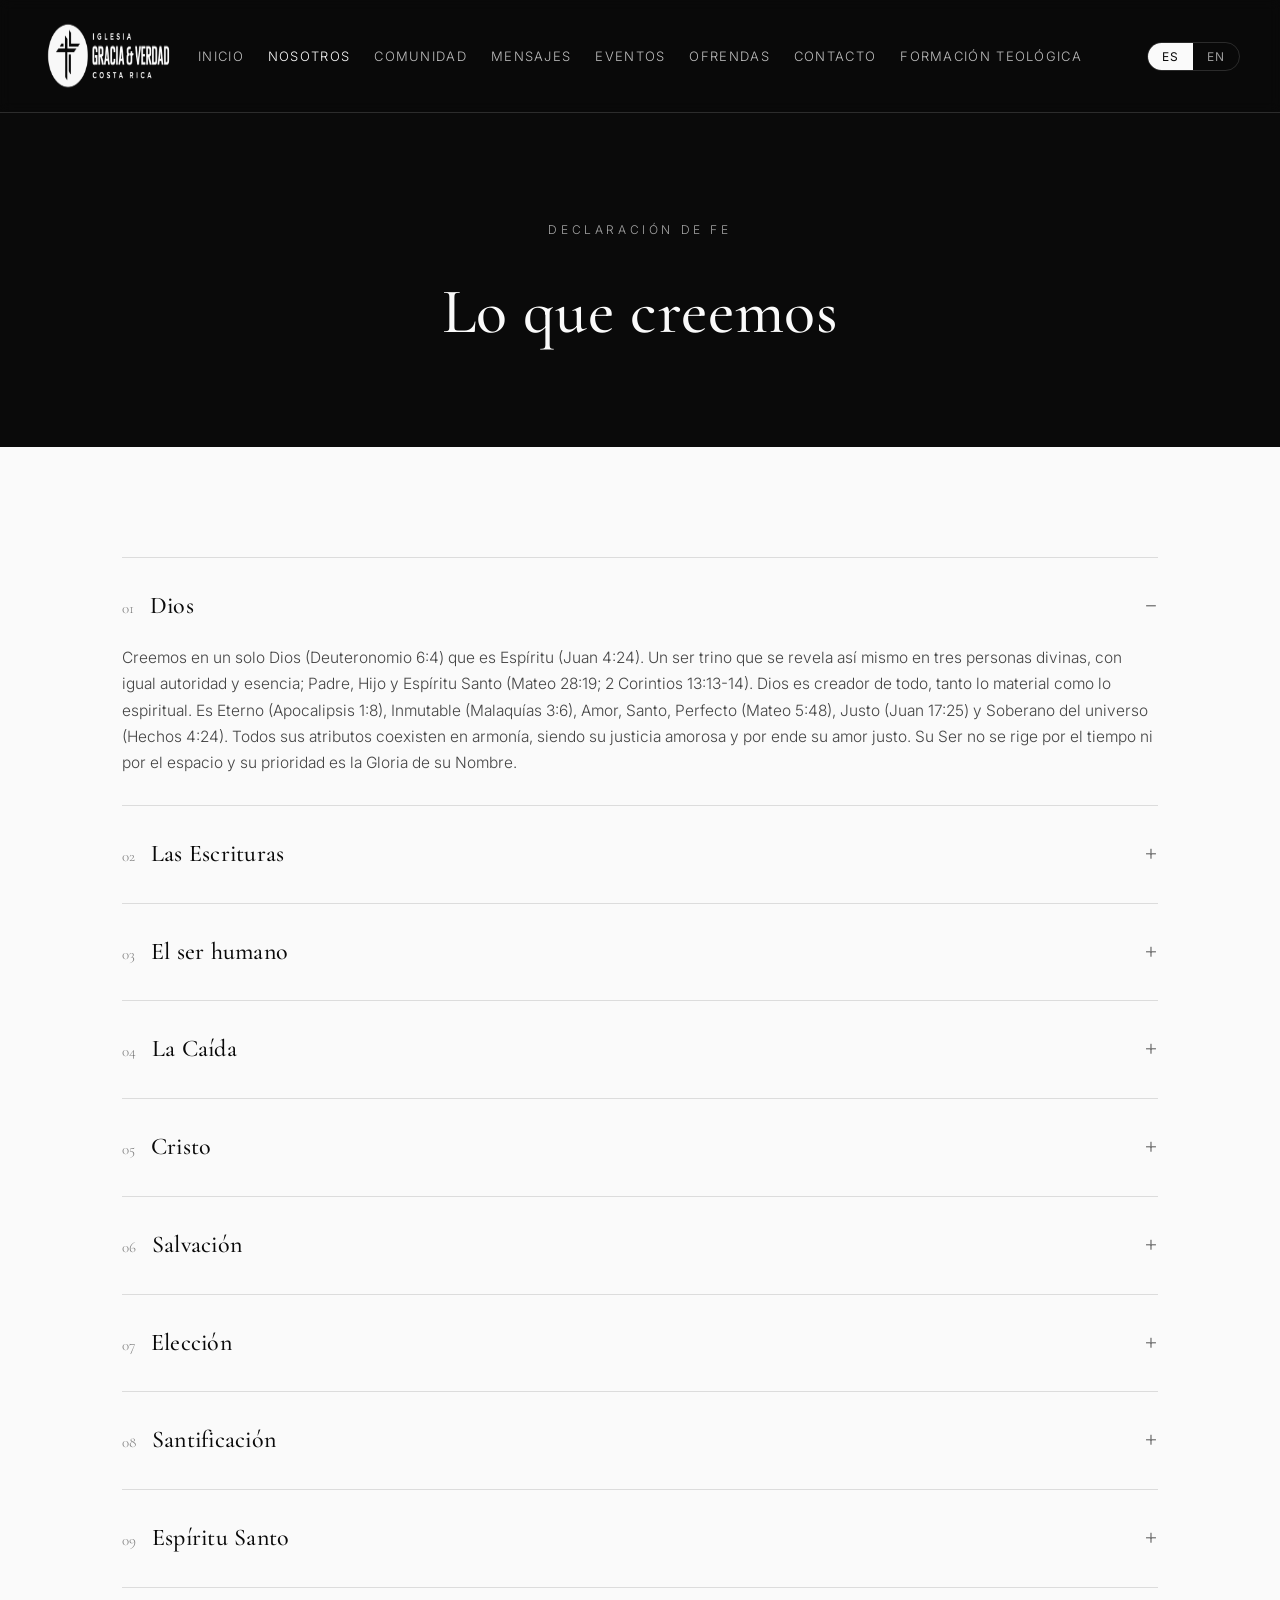
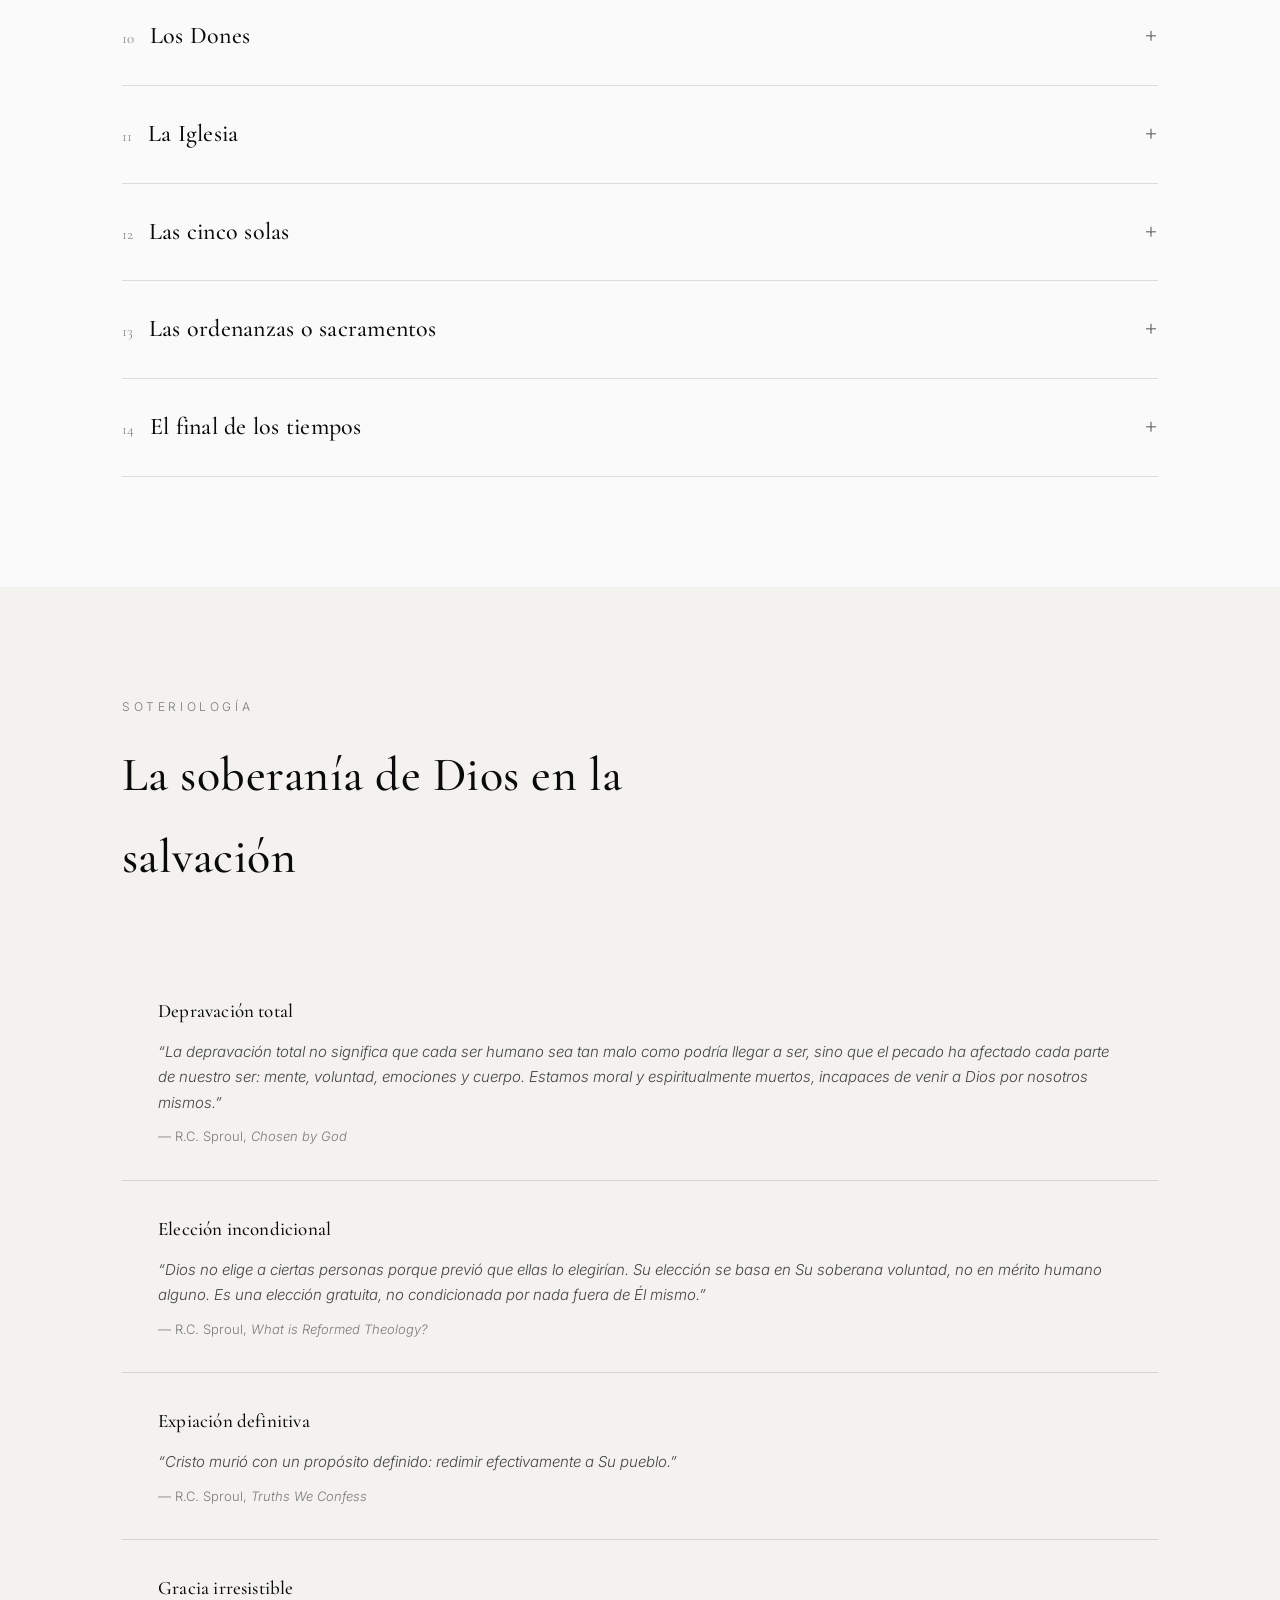
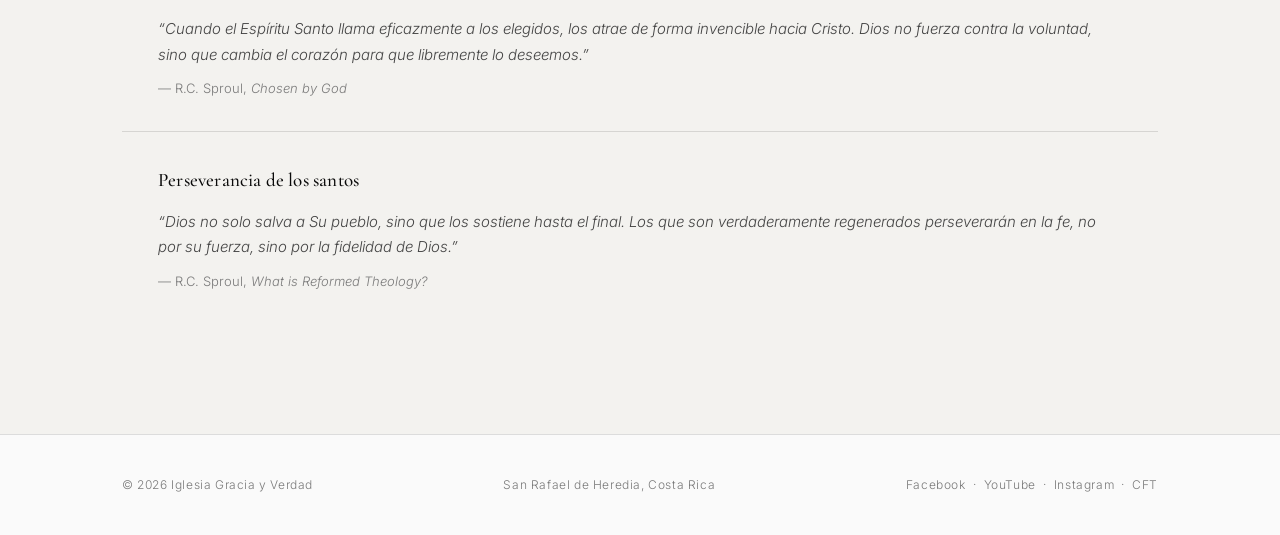
<file: beliefs.html>
<!DOCTYPE html>
<html lang="es" data-lang="es">
<head>
<meta charset="UTF-8">
<meta name="viewport" content="width=device-width, initial-scale=1.0">
<title>Creemos | Beliefs &mdash; Iglesia Gracia y Verdad</title>
<meta name="description" content="Declaración de fe de Iglesia Gracia y Verdad / Statement of faith of Iglesia Gracia y Verdad">
<link rel="preconnect" href="https://fonts.googleapis.com">
<link rel="preconnect" href="https://fonts.gstatic.com" crossorigin>
<link href="https://fonts.googleapis.com/css2?family=Cormorant+Garamond:wght@400;500;600&family=Inter:wght@300;400;500;600&display=swap" rel="stylesheet">
<link rel="stylesheet" href="style.css">
<link rel="icon" href="favicon.ico" sizes="any">
<link rel="icon" href="favicon.png" type="image/png">
<link rel="apple-touch-icon" href="apple-touch-icon.png">
</head>
<body>
<header>
  <div class="nav">
    <a class="brand" href="index.html">
      <img src="logo3.png" alt="Iglesia Gracia y Verdad" class="brand-logo" onerror="this.style.display='none';document.getElementById('brand-fallback').style.display='flex';">
      <span class="brand-fallback" id="brand-fallback">
        <span class="mark">
          <svg viewBox="0 0 24 24" fill="none" xmlns="http://www.w3.org/2000/svg">
            <path d="M12 3 L12 21 M7 9 L17 9" stroke="#0a0a0a" stroke-width="2"/>
          </svg>
        </span>
        <span class="brand-name">Gracia y Verdad</span>
      </span>
    </a>
    <div class="nav-group">
      <nav class="links">
      <a href="index.html" class=""><span data-i18n="es" class="inline">Inicio</span><span data-i18n="en" class="inline">Home</span></a>
      <a href="about.html" class="active"><span data-i18n="es" class="inline">Nosotros</span><span data-i18n="en" class="inline">About</span></a>
      <a href="community.html" class=""><span data-i18n="es" class="inline">Comunidad</span><span data-i18n="en" class="inline">Community</span></a>
      <a href="sermons.html" class=""><span data-i18n="es" class="inline">Mensajes</span><span data-i18n="en" class="inline">Sermons</span></a>
      <a href="events.html" class=""><span data-i18n="es" class="inline">Eventos</span><span data-i18n="en" class="inline">Events</span></a>
      <a href="giving.html" class=""><span data-i18n="es" class="inline">Ofrendas</span><span data-i18n="en" class="inline">Giving</span></a>
      <a href="contact.html" class=""><span data-i18n="es" class="inline">Contacto</span><span data-i18n="en" class="inline">Contact</span></a>
      <a href="https://cftgv.com/" target="_blank" rel="noopener"><span data-i18n="es" class="inline">Formaci&oacute;n Teol&oacute;gica</span><span data-i18n="en" class="inline">Theological Training</span></a>
      </nav>
      <div class="nav-right">
        <div class="lang-toggle">
          <button data-set-lang="es">ES</button>
          <button data-set-lang="en">EN</button>
        </div>
        <button class="menu-btn" aria-label="Menu">&#9776;</button>
      </div>
    </div>
  </div>
</header>
<section class="page-hero">
  <div class="label"><span data-i18n="es" class="inline">Declaraci&oacute;n de fe</span><span data-i18n="en" class="inline">Statement of Faith</span></div>
  <h1><span data-i18n="es">Lo que creemos</span><span data-i18n="en">What we believe</span></h1>
</section>

<section>
  <div class="container">
    <details class="doctrine-item" open>
      <summary><span class="n">01</span><h3><span data-i18n="es" class="inline">Dios</span><span data-i18n="en" class="inline">God</span></h3></summary>
      <div class="body">
        <p>
          <span data-i18n="es">Creemos en un solo Dios (Deuteronomio 6:4) que es Esp&iacute;ritu (Juan 4:24). Un ser trino que se revela as&iacute; mismo en tres personas divinas, con igual autoridad y esencia; Padre, Hijo y Esp&iacute;ritu Santo (Mateo 28:19; 2 Corintios 13:13-14). Dios es creador de todo, tanto lo material como lo espiritual. Es Eterno (Apocalipsis 1:8), Inmutable (Malaqu&iacute;as 3:6), Amor, Santo, Perfecto (Mateo 5:48), Justo (Juan 17:25) y Soberano del universo (Hechos 4:24). Todos sus atributos coexisten en armon&iacute;a, siendo su justicia amorosa y por ende su amor justo. Su Ser no se rige por el tiempo ni por el espacio y su prioridad es la Gloria de su Nombre.</span>
          <span data-i18n="en">We believe in one God (Deuteronomy 6:4) who is Spirit (John 4:24). A triune being who reveals himself in three divine persons, with equal authority and essence: Father, Son, and Holy Spirit (Matthew 28:19; 2 Corinthians 13:13-14). God is the creator of all things, both material and spiritual. He is Eternal (Revelation 1:8), Immutable (Malachi 3:6), Love, Holy, Perfect (Matthew 5:48), Just (John 17:25), and Sovereign over the universe (Acts 4:24). All his attributes coexist in harmony, his justice being loving and his love being just. His Being is not governed by time or space, and his priority is the glory of his Name.</span>
        </p>
      </div>
    </details>

    <details class="doctrine-item">
      <summary><span class="n">02</span><h3><span data-i18n="es" class="inline">Las Escrituras</span><span data-i18n="en" class="inline">The Scriptures</span></h3></summary>
      <div class="body">
        <p>
          <span data-i18n="es">Las Sagradas Escrituras son la revelaci&oacute;n espec&iacute;fica de Dios, por medio de ellas conocemos a Cristo, el Unig&eacute;nito del Padre. Toda la Escritura es inspirada por Dios (2 Pedro 1:20-21; 2 Timoteo 3:16) y nos muestra Su Car&aacute;cter y su Voluntad. Es verdad (Juan 17:17), es inerrante e infalible; perfecta en sus manuscritos originales. Creemos en una inspiraci&oacute;n plenaria y verbal de las escrituras. El Esp&iacute;ritu Santo gui&oacute; a cada autor para escribir Su Palabra, sin limitar sus personalidades, sus preocupaciones o sus contextos socioculturales. La Palabra de Dios es la Autoridad m&aacute;xima del creyente, en fe y pr&aacute;ctica. Refleja una moralidad absoluta, sobre la cual se debe vivir con responsabilidad.</span>
          <span data-i18n="en">The Holy Scriptures are God's specific revelation, through which we come to know Christ, the Only Begotten of the Father. All Scripture is inspired by God (2 Peter 1:20-21; 2 Timothy 3:16) and shows us His character and His will. It is truth (John 17:17), inerrant and infallible, perfect in its original manuscripts. We believe in the plenary, verbal inspiration of Scripture. The Holy Spirit guided each author to write His Word, without overriding their personalities, concerns, or sociocultural contexts. The Word of God is the believer's supreme authority in faith and practice. It reflects an absolute morality, by which we are responsible to live.</span>
        </p>
      </div>
    </details>

    <details class="doctrine-item">
      <summary><span class="n">03</span><h3><span data-i18n="es" class="inline">El ser humano</span><span data-i18n="en" class="inline">Humanity</span></h3></summary>
      <div class="body">
        <p>
          <span data-i18n="es">Creemos que Dios cre&oacute; al ser humano del polvo, a su imagen y semejanza. El ser humano es creado exclusivamente hombre y mujer (G&eacute;nesis 1:27, Mateo 19:4). Con intelecto, voluntad y emociones (su imagen en nosotros), para relacionarse con su Creador; y para reflejar su Gloria y con el encargo de gobernar la tierra (G&eacute;nesis 1:26-28). Originalmente ten&iacute;a la capacidad espiritual de relacionarse con Dios, pero luego de la ca&iacute;da; el ser humano qued&oacute; inhabilitado espiritualmente para acercarse a Dios. Creemos que Dios otorga la vida desde la concepci&oacute;n, por lo tanto toda vida humana tiene valor y dignidad. Tanto el hombre como la mujer tienen igual valor y dignidad ante Dios, pero con roles distintos; para complementarse entre s&iacute;.</span>
          <span data-i18n="en">We believe God created humanity from the dust, in his image and likeness. The human being is created exclusively male and female (Genesis 1:27, Matthew 19:4), with intellect, will, and emotions (his image in us), to relate to their Creator, to reflect his glory, and with the charge of governing the earth (Genesis 1:26-28). Originally humanity had the spiritual capacity to relate to God, but after the fall, mankind became spiritually unable to approach God. We believe God grants life from conception, therefore all human life has value and dignity. Both man and woman have equal value and dignity before God, but with distinct roles, to complement one another.</span>
        </p>
      </div>
    </details>

    <details class="doctrine-item">
      <summary><span class="n">04</span><h3><span data-i18n="es" class="inline">La Ca&iacute;da</span><span data-i18n="en" class="inline">The Fall</span></h3></summary>
      <div class="body">
        <p>
          <span data-i18n="es">El ser humano desobedeci&oacute; a Dios y pec&oacute;, provocando un cataclismo en la raza humana; afectando la imagen de Dios en la humanidad, por la contaminaci&oacute;n del pecado. A partir de ese momento; el ser humano est&aacute; muerto, inhabilitado e incapaz de acercarse a Dios (Efesios 2:1, Colosenses 2:13) es injusto y pecador (Romanos 3:10), es culpable y destinado a la muerte (Romanos 5:12). Su mente, voluntad y emociones est&aacute;n inclinadas hacia el mal (1 Corintios 2:14). No entiende, ni busca a Dios (Romanos 3:10-11), no se puede sujetar a Dios (Romanos 8:7) y mucho menos puede comprender lo que es del Esp&iacute;ritu (1 Corintios 2:14); as&iacute; que a menos que Dios intervenga, el ser humano est&aacute; destinado al castigo eterno en el infierno y merece la ira de Dios (Efesios 2:3).</span>
          <span data-i18n="en">The human being disobeyed God and sinned, causing a cataclysm for the human race, affecting the image of God in humanity through the contamination of sin. From that moment, humanity is dead, disabled, and unable to approach God (Ephesians 2:1, Colossians 2:13); is unjust and sinful (Romans 3:10); is guilty and destined for death (Romans 5:12). Our mind, will, and emotions are inclined toward evil (1 Corinthians 2:14). We do not understand or seek God (Romans 3:10-11), cannot submit to God (Romans 8:7), and cannot comprehend the things of the Spirit (1 Corinthians 2:14). So unless God intervenes, humanity is destined for eternal punishment in hell and deserves the wrath of God (Ephesians 2:3).</span>
        </p>
      </div>
    </details>

    <details class="doctrine-item">
      <summary><span class="n">05</span><h3><span data-i18n="es" class="inline">Cristo</span><span data-i18n="en" class="inline">Christ</span></h3></summary>
      <div class="body">
        <p>
          <span data-i18n="es">Creemos en Cristo Jes&uacute;s que es completamente Dios y completamente hombre al mismo tiempo, en sinton&iacute;a y armon&iacute;a. Es el Hijo de Dios, el prometido desde G&eacute;nesis 3:15 y reafirmado a Abraham como la bendici&oacute;n de todas las naciones (G&aacute;latas 3:16). Es la segunda persona de la Trinidad, en su muerte y resurrecci&oacute;n recibimos salvaci&oacute;n. Creemos en la impecabilidad de Cristo, concebido milagrosamente por obra del Esp&iacute;ritu Santo. Naci&oacute; de Mar&iacute;a, vivi&oacute; una vida perfecta y muri&oacute; en la cruz como un sacrificio sustitutivo (Isa&iacute;as 53:5-6). &Eacute;l venci&oacute; la muerte, el pecado y a Satan&aacute;s, resucit&oacute; al tercer d&iacute;a; ascendi&oacute; al cielo en su cuerpo glorificado (Hechos 1:9-10) y ahora est&aacute; sentado a la diestra de Dios, como nuestro Sumo Sacerdote y Abogado (Romanos 8:34; Hebreos 7:25). &Eacute;l es el &uacute;nico mediador entre Dios y los hombres (1 Timoteo 2:5-6). Fue la propiciaci&oacute;n (Romanos 3:25) por nuestros pecados (recibi&oacute; la ira que merec&iacute;amos) para reconciliarnos con Dios y hacernos justos y nuevas criaturas. Solo a trav&eacute;s de Cristo hay salvaci&oacute;n.</span>
          <span data-i18n="en">We believe in Christ Jesus, who is fully God and fully man at the same time, in complete harmony. He is the Son of God, promised since Genesis 3:15 and reaffirmed to Abraham as the blessing of all nations (Galatians 3:16). He is the second person of the Trinity, and in his death and resurrection we receive salvation. We believe in the sinlessness of Christ, miraculously conceived by the work of the Holy Spirit. He was born of Mary, lived a perfect life, and died on the cross as a substitutionary sacrifice (Isaiah 53:5-6). He conquered death, sin, and Satan, rose on the third day, ascended to heaven in his glorified body (Acts 1:9-10), and now sits at the right hand of God as our High Priest and Advocate (Romans 8:34; Hebrews 7:25). He is the only mediator between God and man (1 Timothy 2:5-6). He was the propitiation (Romans 3:25) for our sins &mdash; receiving the wrath we deserved &mdash; to reconcile us to God and make us righteous, new creations. Salvation is only through Christ.</span>
        </p>
      </div>
    </details>

    <details class="doctrine-item">
      <summary><span class="n">06</span><h3><span data-i18n="es" class="inline">Salvaci&oacute;n</span><span data-i18n="en" class="inline">Salvation</span></h3></summary>
      <div class="body">
        <p>
          <span data-i18n="es">Creemos que la salvaci&oacute;n no es por obras, es un regalo &uacute;nico y exclusivo de Dios, otorgado por su sola gracia a trav&eacute;s del don de la fe (Efesios 2:8-9) en Cristo (2 Timoteo 1:9). La salvaci&oacute;n es para la alabanza de su Gloria (Efesios 1:4-6; Juan 1:12-13; 6:44; Romanos 9), y fue establecida desde antes de los tiempos, bajo el plan del Dios trino. El Padre elige a su pueblo, antes de la fundaci&oacute;n del mundo; el Hijo redime a sus elegidos en la era presente y el Esp&iacute;ritu Santo sella a sus elegidos para guardarlos para la futura glorificaci&oacute;n (Efesios 1:3-14). Dios de forma soberana y por su misericordia, regenera, justifica (Hechos 13:39) y salva al pecador. Dios confiere la justicia y la santidad de Jes&uacute;s al pecador arrepentido (G&aacute;latas 2:16). Dios llama y regenera previamente al pecador, para que pueda creer voluntariamente en el evangelio de Cristo y pueda ejercer la fe que Dios provee para salvaci&oacute;n. La salvaci&oacute;n es completamente segura en Cristo (Hebreos 7:25).</span>
          <span data-i18n="en">We believe salvation is not by works; it is a unique and exclusive gift of God, granted by his grace alone through the gift of faith (Ephesians 2:8-9) in Christ (2 Timothy 1:9). Salvation is for the praise of his glory (Ephesians 1:4-6; John 1:12-13; 6:44; Romans 9), and was established before time began, under the plan of the triune God. The Father chose his people before the foundation of the world; the Son redeems his elect in the present age; and the Holy Spirit seals his elect to keep them for their future glorification (Ephesians 1:3-14). God, sovereignly and by his mercy, regenerates, justifies (Acts 13:39), and saves the sinner. God confers the righteousness and holiness of Jesus on the repentant sinner (Galatians 2:16). God calls and regenerates the sinner beforehand, so that he may voluntarily believe the gospel of Christ and exercise the faith that God provides for salvation. Salvation is completely secure in Christ (Hebrews 7:25).</span>
        </p>
      </div>
    </details>

    <details class="doctrine-item">
      <summary><span class="n">07</span><h3><span data-i18n="es" class="inline">Elecci&oacute;n</span><span data-i18n="en" class="inline">Election</span></h3></summary>
      <div class="body">
        <p>
          <span data-i18n="es">Creemos que Dios de forma soberana y antes de la fundaci&oacute;n del mundo escogi&oacute; a individuos para formar un pueblo para s&iacute; mismo (Juan 17:6, Romanos 8:29-30, Romanos 9:16;18, 1 Corintios 1:28, 2 Tesalonicenses 2:13, 1 Tesalonicenses 1:4).</span>
          <span data-i18n="en">We believe that God, sovereignly and before the foundation of the world, chose individuals to form a people for himself (John 17:6, Romans 8:29-30, Romans 9:16, 18, 1 Corinthians 1:28, 2 Thessalonians 2:13, 1 Thessalonians 1:4).</span>
        </p>
        <div class="verse">
          <span data-i18n="es" class="inline">&ldquo;nos escogi&oacute; en &eacute;l antes de la fundaci&oacute;n del mundo, para que fu&eacute;semos santos y sin mancha delante de &eacute;l, en amor habi&eacute;ndonos predestinado para ser adoptados hijos suyos por medio de Jesucristo, seg&uacute;n el puro afecto de su voluntad, para alabanza de la gloria de su gracia, con la cual nos hizo aceptos en el Amado&rdquo;</span>
          <span data-i18n="en" class="inline">&ldquo;He chose us in him before the foundation of the world, that we should be holy and without blame before him in love, having predestined us for adoption as sons by Jesus Christ to himself, according to the good pleasure of his will, to the praise of the glory of his grace, by which he made us accepted in the Beloved.&rdquo;</span>
          <cite>Efesios 1:4-6 (RVR1960)</cite>
        </div>
      </div>
    </details>

    <details class="doctrine-item">
      <summary><span class="n">08</span><h3><span data-i18n="es" class="inline">Santificaci&oacute;n</span><span data-i18n="en" class="inline">Sanctification</span></h3></summary>
      <div class="body">
        <p>
          <span data-i18n="es">Por medio del poder del Esp&iacute;ritu Santo, el creyente es capacitado y es responsable de crecer, madurar y vivir en santidad, alej&aacute;ndose del pecado y luchando en el Esp&iacute;ritu contra la carne. Aunque el que empez&oacute; la obra en nosotros la perfeccionar&aacute; (Filipenses 1:6), el creyente es completamente responsable de sus acciones (Juan 3:36; Santiago 1:13-14). Debe sujetar su voluntad a la Palabra, para que muera al pecado y viva para justicia (Romanos 6:4-10). Creemos que un verdadero creyente es impulsado por la gracia para amar la lectura de la Palabra, orar en todo momento y estar comprometido con una comunidad de fe local (iglesia local). <strong>La Biblia claramente ense&ntilde;a que en el proceso de santificaci&oacute;n todo creyente debe pertenecer y ser miembro de una congregaci&oacute;n local</strong>; bajo la supervisi&oacute;n del liderazgo eclesi&aacute;stico correspondiente. La iglesia local es un medio de gracia que Dios utiliza para la santificaci&oacute;n de los santos (Hebreos 3:13). El creyente contin&uacute;a siendo pecador, pero es dotado de poder para luchar contra el pecado; por medio del Esp&iacute;ritu Santo.</span>
          <span data-i18n="en">Through the power of the Holy Spirit, the believer is enabled and responsible to grow, mature, and live in holiness, turning from sin and fighting in the Spirit against the flesh. Though he who began the work in us will perfect it (Philippians 1:6), the believer is fully responsible for his actions (John 3:36; James 1:13-14). He must submit his will to the Word, so that he dies to sin and lives for righteousness (Romans 6:4-10). We believe a true believer is moved by grace to love reading the Word, to pray at all times, and to commit to a local faith community (local church). <strong>The Bible clearly teaches that in the process of sanctification every believer must belong to and be a member of a local congregation</strong>, under the supervision of the corresponding church leadership. The local church is a means of grace that God uses for the sanctification of the saints (Hebrews 3:13). The believer remains a sinner but is empowered to fight against sin through the Holy Spirit.</span>
        </p>
      </div>
    </details>

    <details class="doctrine-item">
      <summary><span class="n">09</span><h3><span data-i18n="es" class="inline">Esp&iacute;ritu Santo</span><span data-i18n="en" class="inline">Holy Spirit</span></h3></summary>
      <div class="body">
        <p>
          <span data-i18n="es">El Esp&iacute;ritu Santo es Dios mismo en la tercera persona de la trinidad. Con los mismos atributos divinos del Padre y del Hijo. Nos da testimonio de Cristo, redarguye, convence de pecado (Juan 16:8-11) y regenera para vida nueva (Tito 3:5), otorgando a los creyentes un nuevo coraz&oacute;n con la capacidad de obedecer. Gu&iacute;a y conduce al creyente por medio del entendimiento de las Escrituras (Romanos 8:14). Todo creyente en su conversi&oacute;n es bautizado por el Esp&iacute;ritu Santo una sola vez y para siempre, para unirnos al cuerpo de Cristo (1 Corintios 12:13). &Eacute;l viene y mora en cada uno de los creyentes, haci&eacute;ndonos su templo (1 Corintios 6:19). Provee de su fruto (G&aacute;latas 5:22) para la santificaci&oacute;n y semejanza de Cristo, as&iacute; como dones espirituales para el crecimiento y equipamiento de la iglesia (1 Corintios 12). Creemos que el principal papel del Esp&iacute;ritu Santo es dar testimonio de Cristo a nuestras vidas (Juan 15:26) y capacitarnos en nuestra santificaci&oacute;n.</span>
          <span data-i18n="en">The Holy Spirit is God himself, the third person of the Trinity, with the same divine attributes as the Father and the Son. He testifies of Christ, convicts of sin (John 16:8-11), and regenerates us to new life (Titus 3:5), giving believers a new heart with the capacity to obey. He guides and leads the believer through the understanding of Scripture (Romans 8:14). Every believer, at conversion, is baptized by the Holy Spirit once and for all, uniting us to the body of Christ (1 Corinthians 12:13). He comes and dwells in every believer, making us his temple (1 Corinthians 6:19). He provides his fruit (Galatians 5:22) for sanctification and Christlikeness, as well as spiritual gifts for the growth and equipping of the church (1 Corinthians 12). We believe the Holy Spirit's primary role is to testify of Christ to our lives (John 15:26) and to equip us in our sanctification.</span>
        </p>
      </div>
    </details>

    <details class="doctrine-item">
      <summary><span class="n">10</span><h3><span data-i18n="es" class="inline">Los Dones</span><span data-i18n="en" class="inline">The Gifts</span></h3></summary>
      <div class="body">
        <p>
          <span data-i18n="es">Los dones son dados para capacitar y equipar a la iglesia. No son estados m&iacute;sticos incontrolables y la forma como actuaron los dones antes de la revelaci&oacute;n completa del canon, no es la misma a c&oacute;mo act&uacute;an hoy. Creemos que Dios sigue trabajando por medio de su Esp&iacute;ritu y sus dones, pero siendo la Biblia la &uacute;nica y &uacute;ltima revelaci&oacute;n de Dios (Hebreos 1:1-4). No existen nuevas revelaciones.</span>
          <span data-i18n="en">The gifts are given to enable and equip the church. They are not uncontrollable mystical states, and the way the gifts operated before the completion of the canon is not the same as how they operate today. We believe God continues to work through his Spirit and his gifts, but Scripture is the only and final revelation of God (Hebrews 1:1-4). There are no new revelations.</span>
        </p>
      </div>
    </details>

    <details class="doctrine-item">
      <summary><span class="n">11</span><h3><span data-i18n="es" class="inline">La Iglesia</span><span data-i18n="en" class="inline">The Church</span></h3></summary>
      <div class="body">
        <p>
          <span data-i18n="es">Creemos que todo creyente pertenece a la Iglesia universal de Cristo y debe comprometerse con una iglesia local, donde pueda congregarse, participar de las ordenanzas, crecer en comunidad y servir junto a otros creyentes (Hebreos 10:24-25; Efesios 3:6-10). Dios utiliza la iglesia para nuestra ense&ntilde;anza, cuidado, santificaci&oacute;n y correcci&oacute;n, mientras aprendemos a amarnos, animarnos y exhortarnos unos a otros.</span>
          <span data-i18n="en">We believe every believer belongs to the universal Church of Christ and must commit to a local church, where they can gather, take part in the ordinances, grow in community, and serve alongside other believers (Hebrews 10:24-25; Ephesians 3:6-10). God uses the church for our teaching, care, sanctification, and correction, as we learn to love, encourage, and exhort one another.</span>
        </p>
        <p>
          <span data-i18n="es">Cristo es la cabeza de la Iglesia. Bajo su autoridad, la iglesia local es pastoreada por una pluralidad de ancianos, hombres que cumplen con los requisitos establecidos en 1 Timoteo 3 y Tito 1. Los ancianos tienen la responsabilidad de ense&ntilde;ar la Palabra, cuidar a la congregaci&oacute;n y velar por la sana doctrina. Hombres y mujeres participan activamente en la vida y el servicio de la iglesia conforme a los dones que Dios les ha dado.</span>
          <span data-i18n="en">Christ is the head of the Church. Under his authority, the local church is shepherded by a plurality of elders, men who meet the qualifications set out in 1 Timothy 3 and Titus 1. The elders are responsible for teaching the Word, caring for the congregation, and watching over sound doctrine. Men and women serve actively in the life and ministry of the church according to the gifts God has given them.</span>
        </p>
        <p>
          <span data-i18n="es">Creemos que la iglesia existe para glorificar a Dios, hacer disc&iacute;pulos, proclamar el Evangelio y participar en la plantaci&oacute;n de iglesias y la misi&oacute;n local y transcultural (Mateo 28:18-20).</span>
          <span data-i18n="en">We believe the church exists to glorify God, make disciples, proclaim the Gospel, and take part in planting churches and in local and cross-cultural mission (Matthew 28:18-20).</span>
        </p>
      </div>
    </details>

    <details class="doctrine-item">
      <summary><span class="n">12</span><h3><span data-i18n="es" class="inline">Las cinco solas</span><span data-i18n="en" class="inline">The Five Solas</span></h3></summary>
      <div class="body">
        <p>
          <span data-i18n="es"><strong>El Evangelio de la gracia.</strong> Creemos que la salvaci&oacute;n es por la gracia de Dios, recibida &uacute;nicamente por la fe, fundamentada en la obra de Cristo, revelada en las Escrituras y para la gloria de Dios.</span>
          <span data-i18n="en"><strong>The Gospel of grace.</strong> We believe salvation is by the grace of God, received only through faith, grounded in the work of Christ, revealed in Scripture, and for the glory of God.</span>
        </p>
        <p>
          <span data-i18n="es"><strong>Sola Scriptura</strong> &mdash; La Escritura es nuestra autoridad final.<br><strong>Sola Gratia</strong> &mdash; La salvaci&oacute;n es por gracia.<br><strong>Sola Fide</strong> &mdash; Somos justificados por la fe.<br><strong>Solus Christus</strong> &mdash; Cristo es suficiente para nuestra salvaci&oacute;n.<br><strong>Soli Deo Gloria</strong> &mdash; Toda la gloria pertenece a Dios.</span>
          <span data-i18n="en"><strong>Sola Scriptura</strong> &mdash; Scripture is our final authority.<br><strong>Sola Gratia</strong> &mdash; Salvation is by grace.<br><strong>Sola Fide</strong> &mdash; We are justified by faith.<br><strong>Solus Christus</strong> &mdash; Christ is sufficient for our salvation.<br><strong>Soli Deo Gloria</strong> &mdash; All glory belongs to God.</span>
        </p>
      </div>
    </details>

    <details class="doctrine-item">
      <summary><span class="n">13</span><h3><span data-i18n="es" class="inline">Las ordenanzas o sacramentos</span><span data-i18n="en" class="inline">The Ordinances</span></h3></summary>
      <div class="body">
        <p>
          <span data-i18n="es">Creemos que en la Palabra de Dios encontramos dos ordenanzas o sacramentos instituidos por Cristo mismo. El Bautismo, que es una forma p&uacute;blica de proclamar nuestra fe, un simbolismo que nos identifica con la muerte, la sepultura y resurrecci&oacute;n de Cristo (Romanos 6:4-5). Donde se expresa p&uacute;blicamente la nueva vida en Cristo, al sumergirse en agua para ejemplificar la obra redentora de Cristo.</span>
          <span data-i18n="en">We believe the Word of God gives us two ordinances or sacraments instituted by Christ himself. Baptism, a public way of proclaiming our faith, a symbol that identifies us with the death, burial, and resurrection of Christ (Romans 6:4-5), publicly expressing new life in Christ by being immersed in water to exemplify Christ's redemptive work.</span>
        </p>
        <p>
          <span data-i18n="es">La Cena del Se&ntilde;or es una instituci&oacute;n ordenada por Dios para los creyentes que forman parte del cuerpo de Cristo. Muestra un memorial del sacrificio de Cristo con miras a la gloriosa venida, se proclama el evangelio y se valora la obra de salvaci&oacute;n. En la Biblia la cena es realizada por creyentes que previamente hab&iacute;an sido bautizados y unidos formalmente a la iglesia local. Adem&aacute;s Pablo exhorta a realizar una auto examinaci&oacute;n de sus vidas antes de llevar a cabo este sacramento (1 Corintios 11:17-34).</span>
          <span data-i18n="en">The Lord's Supper is an ordinance instituted by God for believers who are part of the body of Christ. It is a memorial of Christ's sacrifice looking toward his glorious return; the gospel is proclaimed and the work of salvation is treasured. In the Bible, the Supper is observed by believers who had previously been baptized and formally joined to the local church. Paul also exhorts believers to examine themselves before partaking of this sacrament (1 Corinthians 11:17-34).</span>
        </p>
      </div>
    </details>

    <details class="doctrine-item">
      <summary><span class="n">14</span><h3><span data-i18n="es" class="inline">El final de los tiempos</span><span data-i18n="en" class="inline">The End Times</span></h3></summary>
      <div class="body">
        <p>
          <span data-i18n="es">Creemos que Cristo volver&aacute; f&iacute;sicamente y de forma gloriosa por su iglesia y vendr&aacute; a restaurar por completo su reino en la tierra. Creemos en la resurrecci&oacute;n del cuerpo de todos los creyentes y de los no creyentes al final de los tiempos (Hechos 24:15); los primeros heredar&aacute;n la vida eterna y los &uacute;ltimos sufrir&aacute;n tormento eterno (Mateo 25:31-46).</span>
          <span data-i18n="en">We believe Christ will return physically and gloriously for his church and will come to fully restore his kingdom on earth. We believe in the bodily resurrection of both believers and unbelievers at the end of time (Acts 24:15); the former will inherit eternal life and the latter will suffer eternal torment (Matthew 25:31-46).</span>
        </p>
      </div>
    </details>
  </div>
</section>

<section class="off">
  <div class="container">
    <div class="section-head">
      <div class="label"><span data-i18n="es" class="inline">Soteriolog&iacute;a</span><span data-i18n="en" class="inline">Soteriology</span></div>
      <h2><span data-i18n="es">La soberan&iacute;a de Dios en la salvaci&oacute;n</span><span data-i18n="en">The sovereignty of God in salvation</span></h2>
    </div>
    <div class="grace-grid">
      <div class="grace-card">
        <h3><span data-i18n="es" class="inline">Depravaci&oacute;n total</span><span data-i18n="en" class="inline">Total Depravity</span></h3>
        <blockquote>
          <span data-i18n="es" class="inline">&ldquo;La depravaci&oacute;n total no significa que cada ser humano sea tan malo como podr&iacute;a llegar a ser, sino que el pecado ha afectado cada parte de nuestro ser: mente, voluntad, emociones y cuerpo. Estamos moral y espiritualmente muertos, incapaces de venir a Dios por nosotros mismos.&rdquo;</span>
          <span data-i18n="en" class="inline">&ldquo;Total depravity does not mean that every human being is as bad as he could possibly be, but that sin has affected every part of our being: mind, will, emotions, and body. We are morally and spiritually dead, unable to come to God on our own.&rdquo;</span>
        </blockquote>
        <cite>&mdash; R.C. Sproul, <em>Chosen by God</em></cite>
      </div>
      <div class="grace-card">
        <h3><span data-i18n="es" class="inline">Elecci&oacute;n incondicional</span><span data-i18n="en" class="inline">Unconditional Election</span></h3>
        <blockquote>
          <span data-i18n="es" class="inline">&ldquo;Dios no elige a ciertas personas porque previ&oacute; que ellas lo elegir&iacute;an. Su elecci&oacute;n se basa en Su soberana voluntad, no en m&eacute;rito humano alguno. Es una elecci&oacute;n gratuita, no condicionada por nada fuera de &Eacute;l mismo.&rdquo;</span>
          <span data-i18n="en" class="inline">&ldquo;God does not choose certain people because he foresaw that they would choose him. His election is based on his sovereign will, not on any human merit. It is a free election, not conditioned by anything outside himself.&rdquo;</span>
        </blockquote>
        <cite>&mdash; R.C. Sproul, <em>What is Reformed Theology?</em></cite>
      </div>
      <div class="grace-card">
        <h3><span data-i18n="es" class="inline">Expiaci&oacute;n definitiva</span><span data-i18n="en" class="inline">Definite Atonement</span></h3>
        <blockquote>
          <span data-i18n="es" class="inline">&ldquo;Cristo muri&oacute; con un prop&oacute;sito definido: redimir efectivamente a Su pueblo.&rdquo;</span>
          <span data-i18n="en" class="inline">&ldquo;Christ died with a definite purpose: to effectively redeem his people.&rdquo;</span>
        </blockquote>
        <cite>&mdash; R.C. Sproul, <em>Truths We Confess</em></cite>
      </div>
      <div class="grace-card">
        <h3><span data-i18n="es" class="inline">Gracia irresistible</span><span data-i18n="en" class="inline">Irresistible Grace</span></h3>
        <blockquote>
          <span data-i18n="es" class="inline">&ldquo;Cuando el Esp&iacute;ritu Santo llama eficazmente a los elegidos, los atrae de forma invencible hacia Cristo. Dios no fuerza contra la voluntad, sino que cambia el coraz&oacute;n para que libremente lo deseemos.&rdquo;</span>
          <span data-i18n="en" class="inline">&ldquo;When the Holy Spirit effectually calls the elect, he draws them irresistibly to Christ. God does not force against the will, but changes the heart so that we freely desire him.&rdquo;</span>
        </blockquote>
        <cite>&mdash; R.C. Sproul, <em>Chosen by God</em></cite>
      </div>
      <div class="grace-card">
        <h3><span data-i18n="es" class="inline">Perseverancia de los santos</span><span data-i18n="en" class="inline">Perseverance of the Saints</span></h3>
        <blockquote>
          <span data-i18n="es" class="inline">&ldquo;Dios no solo salva a Su pueblo, sino que los sostiene hasta el final. Los que son verdaderamente regenerados perseverar&aacute;n en la fe, no por su fuerza, sino por la fidelidad de Dios.&rdquo;</span>
          <span data-i18n="en" class="inline">&ldquo;God not only saves his people, but sustains them to the end. Those who are truly regenerated will persevere in the faith, not by their own strength, but by the faithfulness of God.&rdquo;</span>
        </blockquote>
        <cite>&mdash; R.C. Sproul, <em>What is Reformed Theology?</em></cite>
      </div>
    </div>
  </div>
</section>

<footer>
  <div class="container footer-row">
    <span>&copy; 2026 Iglesia Gracia y Verdad</span>
    <span>San Rafael de Heredia, Costa Rica</span>
    <span>
      <a href="https://www.facebook.com/Iglesiagraciaverdad/" target="_blank" rel="noopener">Facebook</a>
      &nbsp;&middot;&nbsp;
      <a href="https://www.youtube.com/@igvcr" target="_blank" rel="noopener">YouTube</a>
      &nbsp;&middot;&nbsp;
      <a href="https://www.instagram.com/iglesiagraciayverdadcr" target="_blank" rel="noopener">Instagram</a>
      &nbsp;&middot;&nbsp;
      <a href="https://cftgv.com/" target="_blank" rel="noopener">CFT</a>
    </span>
  </div>
</footer>

<script src="main.js"></script>
</body>
</html>
</file>
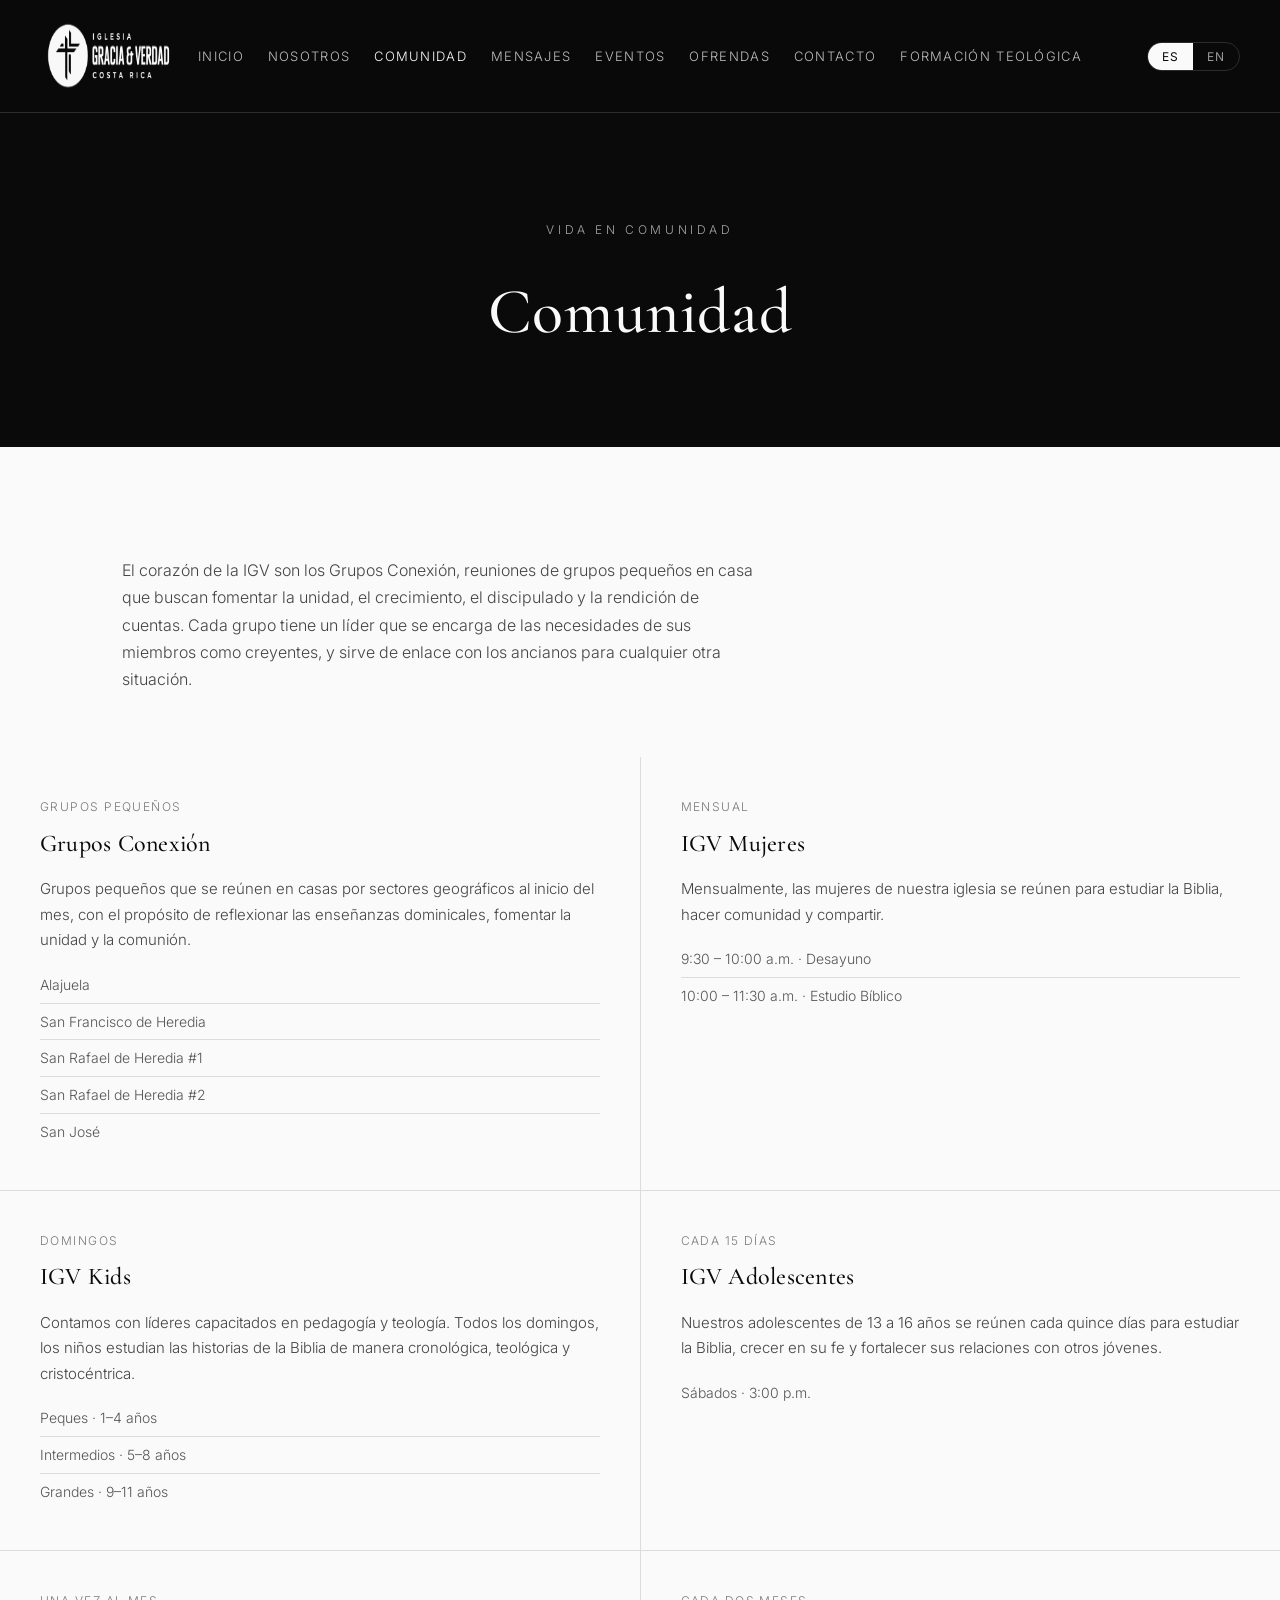
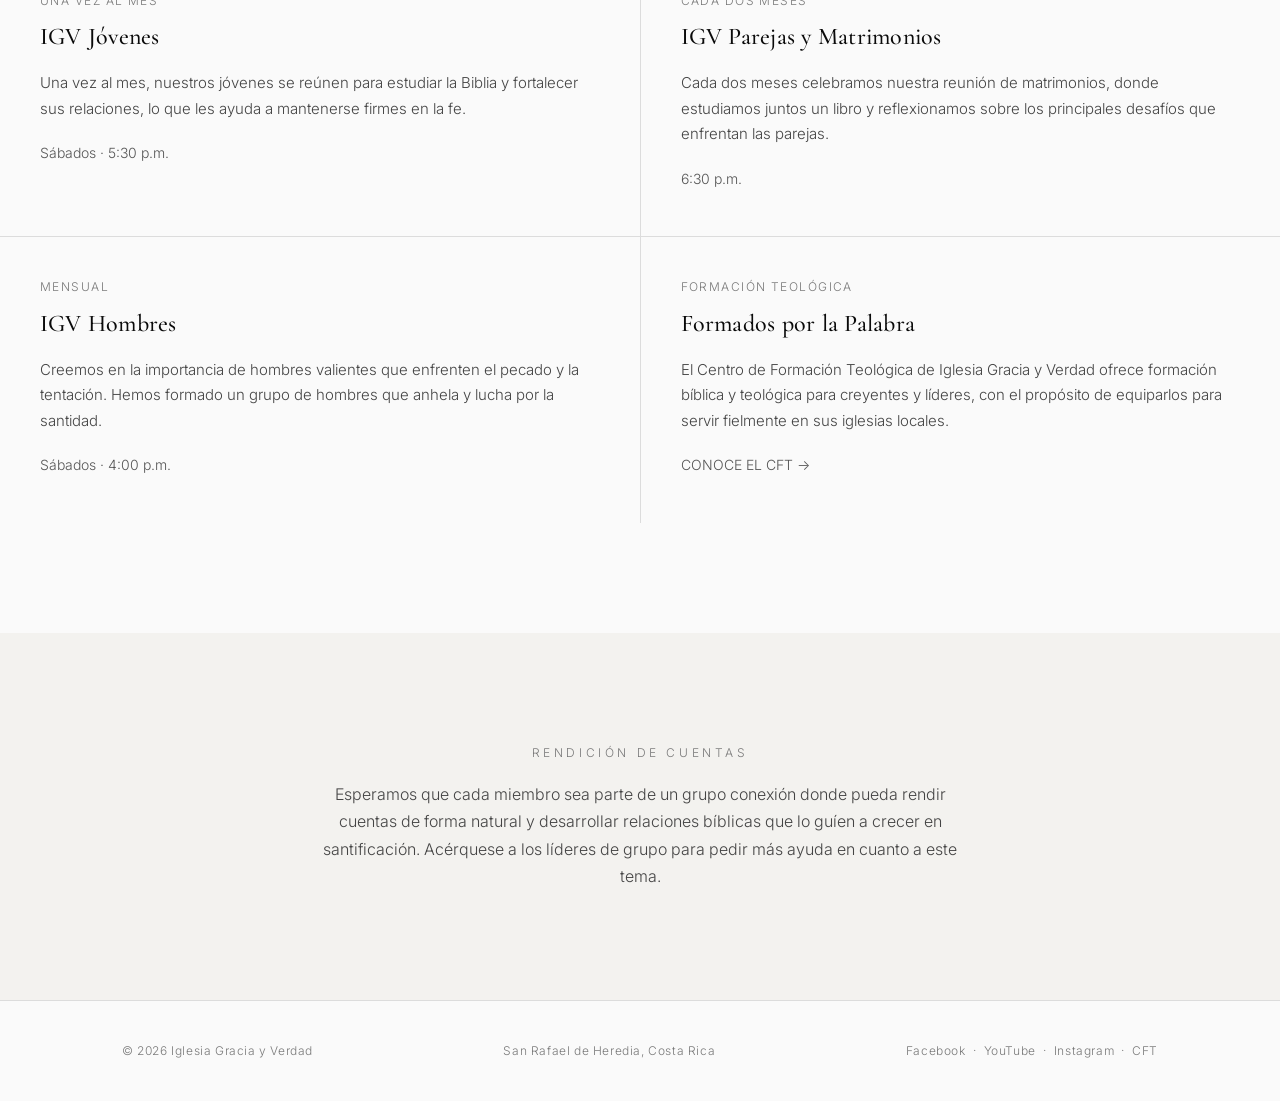
<file: community.html>
<!DOCTYPE html>
<html lang="es" data-lang="es">
<head>
<meta charset="UTF-8">
<meta name="viewport" content="width=device-width, initial-scale=1.0">
<title>Comunidad | Community &mdash; Iglesia Gracia y Verdad</title>
<meta name="description" content="Grupos y ministerios de Iglesia Gracia y Verdad / Groups and ministries of Iglesia Gracia y Verdad">
<link rel="preconnect" href="https://fonts.googleapis.com">
<link rel="preconnect" href="https://fonts.gstatic.com" crossorigin>
<link href="https://fonts.googleapis.com/css2?family=Cormorant+Garamond:wght@400;500;600&family=Inter:wght@300;400;500;600&display=swap" rel="stylesheet">
<link rel="stylesheet" href="style.css">
<link rel="icon" href="favicon.ico" sizes="any">
<link rel="icon" href="favicon.png" type="image/png">
<link rel="apple-touch-icon" href="apple-touch-icon.png">
</head>
<body>
<header>
  <div class="nav">
    <a class="brand" href="index.html">
      <img src="logo3.png" alt="Iglesia Gracia y Verdad" class="brand-logo" onerror="this.style.display='none';document.getElementById('brand-fallback').style.display='flex';">
      <span class="brand-fallback" id="brand-fallback">
        <span class="mark">
          <svg viewBox="0 0 24 24" fill="none" xmlns="http://www.w3.org/2000/svg">
            <path d="M12 3 L12 21 M7 9 L17 9" stroke="#0a0a0a" stroke-width="2"/>
          </svg>
        </span>
        <span class="brand-name">Gracia y Verdad</span>
      </span>
    </a>
    <div class="nav-group">
      <nav class="links">
      <a href="index.html" class=""><span data-i18n="es" class="inline">Inicio</span><span data-i18n="en" class="inline">Home</span></a>
      <a href="about.html" class=""><span data-i18n="es" class="inline">Nosotros</span><span data-i18n="en" class="inline">About</span></a>
      <a href="community.html" class="active"><span data-i18n="es" class="inline">Comunidad</span><span data-i18n="en" class="inline">Community</span></a>
      <a href="sermons.html" class=""><span data-i18n="es" class="inline">Mensajes</span><span data-i18n="en" class="inline">Sermons</span></a>
      <a href="events.html" class=""><span data-i18n="es" class="inline">Eventos</span><span data-i18n="en" class="inline">Events</span></a>
      <a href="giving.html" class=""><span data-i18n="es" class="inline">Ofrendas</span><span data-i18n="en" class="inline">Giving</span></a>
      <a href="contact.html" class=""><span data-i18n="es" class="inline">Contacto</span><span data-i18n="en" class="inline">Contact</span></a>
      <a href="https://cftgv.com/" target="_blank" rel="noopener"><span data-i18n="es" class="inline">Formaci&oacute;n Teol&oacute;gica</span><span data-i18n="en" class="inline">Theological Training</span></a>
      </nav>
      <div class="nav-right">
        <div class="lang-toggle">
          <button data-set-lang="es">ES</button>
          <button data-set-lang="en">EN</button>
        </div>
        <button class="menu-btn" aria-label="Menu">&#9776;</button>
      </div>
    </div>
  </div>
</header>
<section class="page-hero">
  <div class="label"><span data-i18n="es" class="inline">Vida en comunidad</span><span data-i18n="en" class="inline">Community life</span></div>
  <h1><span data-i18n="es">Comunidad</span><span data-i18n="en">Community</span></h1>
</section>

<section>
  <div class="container">
    <div class="section-head">
      <p style="color:#444;">
        <span data-i18n="es" class="inline">El coraz&oacute;n de la IGV son los Grupos Conexi&oacute;n, reuniones de grupos peque&ntilde;os en casa que buscan fomentar la unidad, el crecimiento, el discipulado y la rendici&oacute;n de cuentas. Cada grupo tiene un l&iacute;der que se encarga de las necesidades de sus miembros como creyentes, y sirve de enlace con los ancianos para cualquier otra situaci&oacute;n.</span>
        <span data-i18n="en" class="inline">The heart of IGV is our Grupos Conexi&oacute;n (Connection Groups) &mdash; small group gatherings in homes that foster unity, growth, discipleship, and accountability. Each group has a leader who cares for the needs of its members as believers, and serves as a link to the elders for any other situation.</span>
      </p>
    </div>
  </div>
  <div class="ministries-grid">

    <div class="ministry-card">
      <div class="ministry-meta"><span data-i18n="es" class="inline">Grupos peque&ntilde;os</span><span data-i18n="en" class="inline">Small groups</span></div>
      <h3>Grupos Conexi&oacute;n</h3>
      <p>
        <span data-i18n="es" class="inline">Grupos peque&ntilde;os que se re&uacute;nen en casas por sectores geogr&aacute;ficos al inicio del mes, con el prop&oacute;sito de reflexionar las ense&ntilde;anzas dominicales, fomentar la unidad y la comuni&oacute;n.</span>
        <span data-i18n="en" class="inline">Small groups that meet in homes by neighborhood at the start of each month, to reflect on Sunday's teaching and foster unity and fellowship.</span>
      </p>
      <ul>
        <li>Alajuela</li>
        <li>San Francisco de Heredia</li>
        <li>San Rafael de Heredia #1</li>
        <li>San Rafael de Heredia #2</li>
        <li>San Jos&eacute;</li>
      </ul>
    </div>

    <div class="ministry-card">
      <div class="ministry-meta"><span data-i18n="es" class="inline">Mensual</span><span data-i18n="en" class="inline">Monthly</span></div>
      <h3>IGV Mujeres</h3>
      <p>
        <span data-i18n="es" class="inline">Mensualmente, las mujeres de nuestra iglesia se re&uacute;nen para estudiar la Biblia, hacer comunidad y compartir.</span>
        <span data-i18n="en" class="inline">Monthly, the women of our church gather to study the Bible, build community, and share life together.</span>
      </p>
      <ul>
        <li><span data-i18n="es" class="inline">9:30 &ndash; 10:00 a.m. &middot; Desayuno</span><span data-i18n="en" class="inline">9:30 &ndash; 10:00 am &middot; Breakfast</span></li>
        <li><span data-i18n="es" class="inline">10:00 &ndash; 11:30 a.m. &middot; Estudio B&iacute;blico</span><span data-i18n="en" class="inline">10:00 &ndash; 11:30 am &middot; Bible study</span></li>
      </ul>
    </div>

    <div class="ministry-card">
      <div class="ministry-meta"><span data-i18n="es" class="inline">Domingos</span><span data-i18n="en" class="inline">Sundays</span></div>
      <h3>IGV Kids</h3>
      <p>
        <span data-i18n="es" class="inline">Contamos con l&iacute;deres capacitados en pedagog&iacute;a y teolog&iacute;a. Todos los domingos, los ni&ntilde;os estudian las historias de la Biblia de manera cronol&oacute;gica, teol&oacute;gica y cristoc&eacute;ntrica.</span>
        <span data-i18n="en" class="inline">Led by trained teachers in both pedagogy and theology. Every Sunday, kids study Bible stories chronologically, theologically, and Christ-centered.</span>
      </p>
      <ul>
        <li><span data-i18n="es" class="inline">Peques &middot; 1&ndash;4 a&ntilde;os</span><span data-i18n="en" class="inline">Little ones &middot; ages 1&ndash;4</span></li>
        <li><span data-i18n="es" class="inline">Intermedios &middot; 5&ndash;8 a&ntilde;os</span><span data-i18n="en" class="inline">Intermediate &middot; ages 5&ndash;8</span></li>
        <li><span data-i18n="es" class="inline">Grandes &middot; 9&ndash;11 a&ntilde;os</span><span data-i18n="en" class="inline">Older kids &middot; ages 9&ndash;11</span></li>
      </ul>
    </div>

    <div class="ministry-card">
      <div class="ministry-meta"><span data-i18n="es" class="inline">Cada 15 d&iacute;as</span><span data-i18n="en" class="inline">Every two weeks</span></div>
      <h3>IGV Adolescentes</h3>
      <p>
        <span data-i18n="es" class="inline">Nuestros adolescentes de 13 a 16 a&ntilde;os se re&uacute;nen cada quince d&iacute;as para estudiar la Biblia, crecer en su fe y fortalecer sus relaciones con otros j&oacute;venes.</span>
        <span data-i18n="en" class="inline">Our teens ages 13&ndash;16 meet every two weeks to study the Bible, grow in their faith, and strengthen their friendships with other young people.</span>
      </p>
      <ul>
        <li><span data-i18n="es" class="inline">S&aacute;bados &middot; 3:00 p.m.</span><span data-i18n="en" class="inline">Saturdays &middot; 3:00 pm</span></li>
      </ul>
    </div>

    <div class="ministry-card">
      <div class="ministry-meta"><span data-i18n="es" class="inline">Una vez al mes</span><span data-i18n="en" class="inline">Once a month</span></div>
      <h3>IGV J&oacute;venes</h3>
      <p>
        <span data-i18n="es" class="inline">Una vez al mes, nuestros j&oacute;venes se re&uacute;nen para estudiar la Biblia y fortalecer sus relaciones, lo que les ayuda a mantenerse firmes en la fe.</span>
        <span data-i18n="en" class="inline">Once a month, our youth gather to study the Bible and strengthen their relationships, helping them stand firm in the faith.</span>
      </p>
      <ul>
        <li><span data-i18n="es" class="inline">S&aacute;bados &middot; 5:30 p.m.</span><span data-i18n="en" class="inline">Saturdays &middot; 5:30 pm</span></li>
      </ul>
    </div>

    <div class="ministry-card">
      <div class="ministry-meta"><span data-i18n="es" class="inline">Cada dos meses</span><span data-i18n="en" class="inline">Every two months</span></div>
      <h3>IGV Parejas y Matrimonios</h3>
      <p>
        <span data-i18n="es" class="inline">Cada dos meses celebramos nuestra reuni&oacute;n de matrimonios, donde estudiamos juntos un libro y reflexionamos sobre los principales desaf&iacute;os que enfrentan las parejas.</span>
        <span data-i18n="en" class="inline">Every two months we hold our couples' gathering, studying a book together and reflecting on the challenges couples face.</span>
      </p>
      <ul>
        <li><span data-i18n="es" class="inline">6:30 p.m.</span><span data-i18n="en" class="inline">6:30 pm</span></li>
      </ul>
    </div>

    <div class="ministry-card">
      <div class="ministry-meta"><span data-i18n="es" class="inline">Mensual</span><span data-i18n="en" class="inline">Monthly</span></div>
      <h3>IGV Hombres</h3>
      <p>
        <span data-i18n="es" class="inline">Creemos en la importancia de hombres valientes que enfrenten el pecado y la tentaci&oacute;n. Hemos formado un grupo de hombres que anhela y lucha por la santidad.</span>
        <span data-i18n="en" class="inline">We believe in the importance of courageous men who confront sin and temptation. We've formed a group of men who long for and pursue holiness.</span>
      </p>
      <ul>
        <li><span data-i18n="es" class="inline">S&aacute;bados &middot; 4:00 p.m.</span><span data-i18n="en" class="inline">Saturdays &middot; 4:00 pm</span></li>
      </ul>
    </div>

    <div class="ministry-card">
      <div class="ministry-meta"><span data-i18n="es" class="inline">Formaci&oacute;n teol&oacute;gica</span><span data-i18n="en" class="inline">Theological Training</span></div>
      <h3><span data-i18n="es" class="inline">Formados por la Palabra</span><span data-i18n="en" class="inline">Formed by the Word</span></h3>
      <p>
        <span data-i18n="es" class="inline">El Centro de Formaci&oacute;n Teol&oacute;gica de Iglesia Gracia y Verdad ofrece formaci&oacute;n b&iacute;blica y teol&oacute;gica para creyentes y l&iacute;deres, con el prop&oacute;sito de equiparlos para servir fielmente en sus iglesias locales.</span>
        <span data-i18n="en" class="inline">The Theological Training Center of Iglesia Gracia y Verdad offers biblical and theological training for believers and leaders, with the purpose of equipping them to serve faithfully in their local churches.</span>
      </p>
      <ul>
        <li><a href="https://cftgv.com/" target="_blank" rel="noopener"><span data-i18n="es" class="inline">CONOCE EL CFT &rarr;</span><span data-i18n="en" class="inline">EXPLORE THE CFT &rarr;</span></a></li>
      </ul>
    </div>

  </div>
</section>

<section class="off">
  <div class="container" style="text-align:center;">
    <div class="label"><span data-i18n="es" class="inline">Rendici&oacute;n de cuentas</span><span data-i18n="en" class="inline">Accountability</span></div>
    <p style="max-width:640px;margin:0 auto;color:#444;">
      <span data-i18n="es" class="inline">Esperamos que cada miembro sea parte de un grupo conexi&oacute;n donde pueda rendir cuentas de forma natural y desarrollar relaciones b&iacute;blicas que lo guíen a crecer en santificaci&oacute;n. Acérquese a los l&iacute;deres de grupo para pedir más ayuda en cuanto a este tema.</span>
      <span data-i18n="en" class="inline">We hope every member is part of a connection group where they can naturally practice accountability and build biblical relationships that lead them to grow in sanctification. Reach out to a group leader for more help with this.</span>
    </p>
  </div>
</section>

<footer>
  <div class="container footer-row">
    <span>&copy; 2026 Iglesia Gracia y Verdad</span>
    <span>San Rafael de Heredia, Costa Rica</span>
    <span>
      <a href="https://www.facebook.com/Iglesiagraciaverdad/" target="_blank" rel="noopener">Facebook</a>
      &nbsp;&middot;&nbsp;
      <a href="https://www.youtube.com/@igvcr" target="_blank" rel="noopener">YouTube</a>
      &nbsp;&middot;&nbsp;
      <a href="https://www.instagram.com/iglesiagraciayverdadcr" target="_blank" rel="noopener">Instagram</a>
      &nbsp;&middot;&nbsp;
      <a href="https://cftgv.com/" target="_blank" rel="noopener">CFT</a>
    </span>
  </div>
</footer>

<script src="main.js"></script>
</body>
</html>
</file>
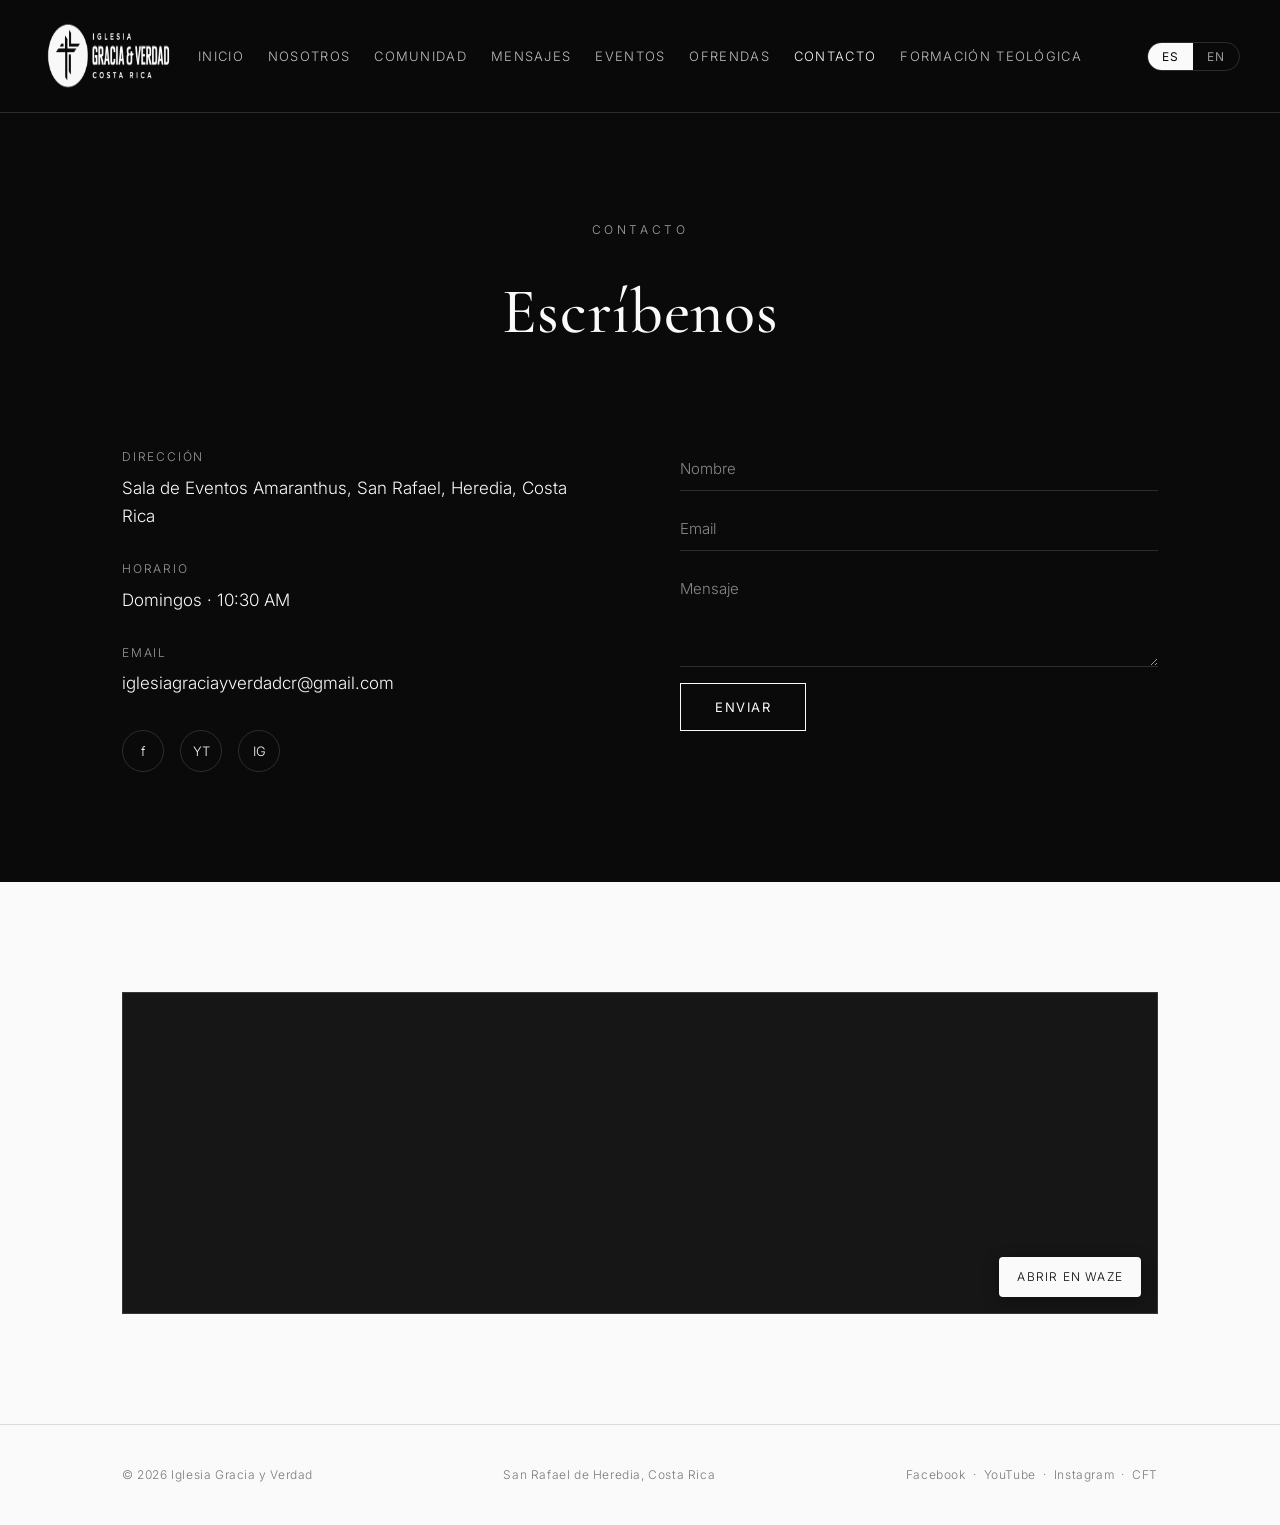
<file: contact.html>
<!DOCTYPE html>
<html lang="es" data-lang="es">
<head>
<meta charset="UTF-8">
<meta name="viewport" content="width=device-width, initial-scale=1.0">
<title>Contacto | Contact &mdash; Iglesia Gracia y Verdad</title>
<meta name="description" content="Contáctanos y encuéntranos en San Rafael de Heredia / Contact us and find us in San Rafael de Heredia">
<link rel="preconnect" href="https://fonts.googleapis.com">
<link rel="preconnect" href="https://fonts.gstatic.com" crossorigin>
<link href="https://fonts.googleapis.com/css2?family=Cormorant+Garamond:wght@400;500;600&family=Inter:wght@300;400;500;600&display=swap" rel="stylesheet">
<link rel="stylesheet" href="style.css">
<link rel="icon" href="favicon.ico" sizes="any">
<link rel="icon" href="favicon.png" type="image/png">
<link rel="apple-touch-icon" href="apple-touch-icon.png">
</head>
<body>
<header>
  <div class="nav">
    <a class="brand" href="index.html">
      <img src="logo3.png" alt="Iglesia Gracia y Verdad" class="brand-logo" onerror="this.style.display='none';document.getElementById('brand-fallback').style.display='flex';">
      <span class="brand-fallback" id="brand-fallback">
        <span class="mark">
          <svg viewBox="0 0 24 24" fill="none" xmlns="http://www.w3.org/2000/svg">
            <path d="M12 3 L12 21 M7 9 L17 9" stroke="#0a0a0a" stroke-width="2"/>
          </svg>
        </span>
        <span class="brand-name">Gracia y Verdad</span>
      </span>
    </a>
    <div class="nav-group">
      <nav class="links">
      <a href="index.html" class=""><span data-i18n="es" class="inline">Inicio</span><span data-i18n="en" class="inline">Home</span></a>
      <a href="about.html" class=""><span data-i18n="es" class="inline">Nosotros</span><span data-i18n="en" class="inline">About</span></a>
      <a href="community.html" class=""><span data-i18n="es" class="inline">Comunidad</span><span data-i18n="en" class="inline">Community</span></a>
      <a href="sermons.html" class=""><span data-i18n="es" class="inline">Mensajes</span><span data-i18n="en" class="inline">Sermons</span></a>
      <a href="events.html" class=""><span data-i18n="es" class="inline">Eventos</span><span data-i18n="en" class="inline">Events</span></a>
      <a href="giving.html" class=""><span data-i18n="es" class="inline">Ofrendas</span><span data-i18n="en" class="inline">Giving</span></a>
      <a href="contact.html" class="active"><span data-i18n="es" class="inline">Contacto</span><span data-i18n="en" class="inline">Contact</span></a>
      <a href="https://cftgv.com/" target="_blank" rel="noopener"><span data-i18n="es" class="inline">Formaci&oacute;n Teol&oacute;gica</span><span data-i18n="en" class="inline">Theological Training</span></a>
      </nav>
      <div class="nav-right">
        <div class="lang-toggle">
          <button data-set-lang="es">ES</button>
          <button data-set-lang="en">EN</button>
        </div>
        <button class="menu-btn" aria-label="Menu">&#9776;</button>
      </div>
    </div>
  </div>
</header>
<section class="page-hero">
  <div class="label"><span data-i18n="es" class="inline">Contacto</span><span data-i18n="en" class="inline">Contact</span></div>
  <h1><span data-i18n="es">Escr&iacute;benos</span><span data-i18n="en">Get in touch</span></h1>
</section>

<section class="contact-band" style="padding-top:0;">
  <div class="container contact-grid">
    <div>
      <div class="contact-item">
        <div class="k"><span data-i18n="es" class="inline">Direcci&oacute;n</span><span data-i18n="en" class="inline">Address</span></div>
        <div class="v">Sala de Eventos Amaranthus, San Rafael, Heredia, Costa Rica</div>
      </div>
      <div class="contact-item">
        <div class="k"><span data-i18n="es" class="inline">Horario</span><span data-i18n="en" class="inline">Service time</span></div>
        <div class="v"><span data-i18n="es" class="inline">Domingos</span><span data-i18n="en" class="inline">Sundays</span> &middot; 10:30 AM</div>
      </div>
      <div class="contact-item">
        <div class="k">Email</div>
        <div class="v">iglesiagraciayverdadcr@gmail.com</div>
      </div>
      <div class="social-row">
        <a href="https://www.facebook.com/Iglesiagraciaverdad/" target="_blank" rel="noopener" title="Facebook">f</a>
        <a href="https://www.youtube.com/@igvcr" target="_blank" rel="noopener" title="YouTube">YT</a>
        <a href="https://www.instagram.com/iglesiagraciayverdadcr" target="_blank" rel="noopener" title="Instagram">IG</a>
      </div>
    </div>
    <form class="contact-form" onsubmit="return false;">
      <input type="text" data-ph-es="Nombre" data-ph-en="Name" placeholder="Nombre" required>
      <input type="email" placeholder="Email" required>
      <textarea data-ph-es="Mensaje" data-ph-en="Message" placeholder="Mensaje" required></textarea>
      <button class="btn outline" type="submit" style="align-self:flex-start;">
        <span data-i18n="es" class="inline">Enviar</span>
        <span data-i18n="en" class="inline">Send</span>
      </button>
    </form>
  </div>
</section>

<section>
  <div class="container">
    <div class="map-block">
      <iframe src="https://www.google.com/maps?q=2WR5%2B6V+San+Rafael,+Heredia+Province,+Costa+Rica&output=embed" allowfullscreen="" loading="lazy" referrerpolicy="no-referrer-when-downgrade" title="Ubicaci&oacute;n"></iframe>
      <a class="waze-btn" href="https://waze.com/ul?q=2WR5%2B6V%20San%20Rafael%2C%20Heredia%20Province%2C%20Costa%20Rica&navigate=yes" target="_blank" rel="noopener">
        <span data-i18n="es" class="inline">Abrir en Waze</span>
        <span data-i18n="en" class="inline">Open in Waze</span>
      </a>
    </div>
  </div>
</section>
<footer>
  <div class="container footer-row">
    <span>&copy; 2026 Iglesia Gracia y Verdad</span>
    <span>San Rafael de Heredia, Costa Rica</span>
    <span>
      <a href="https://www.facebook.com/Iglesiagraciaverdad/" target="_blank" rel="noopener">Facebook</a>
      &nbsp;&middot;&nbsp;
      <a href="https://www.youtube.com/@igvcr" target="_blank" rel="noopener">YouTube</a>
      &nbsp;&middot;&nbsp;
      <a href="https://www.instagram.com/iglesiagraciayverdadcr" target="_blank" rel="noopener">Instagram</a>
      &nbsp;&middot;&nbsp;
      <a href="https://cftgv.com/" target="_blank" rel="noopener">CFT</a>
    </span>
  </div>
</footer>

<script src="main.js"></script>
</body>
</html>
</file>
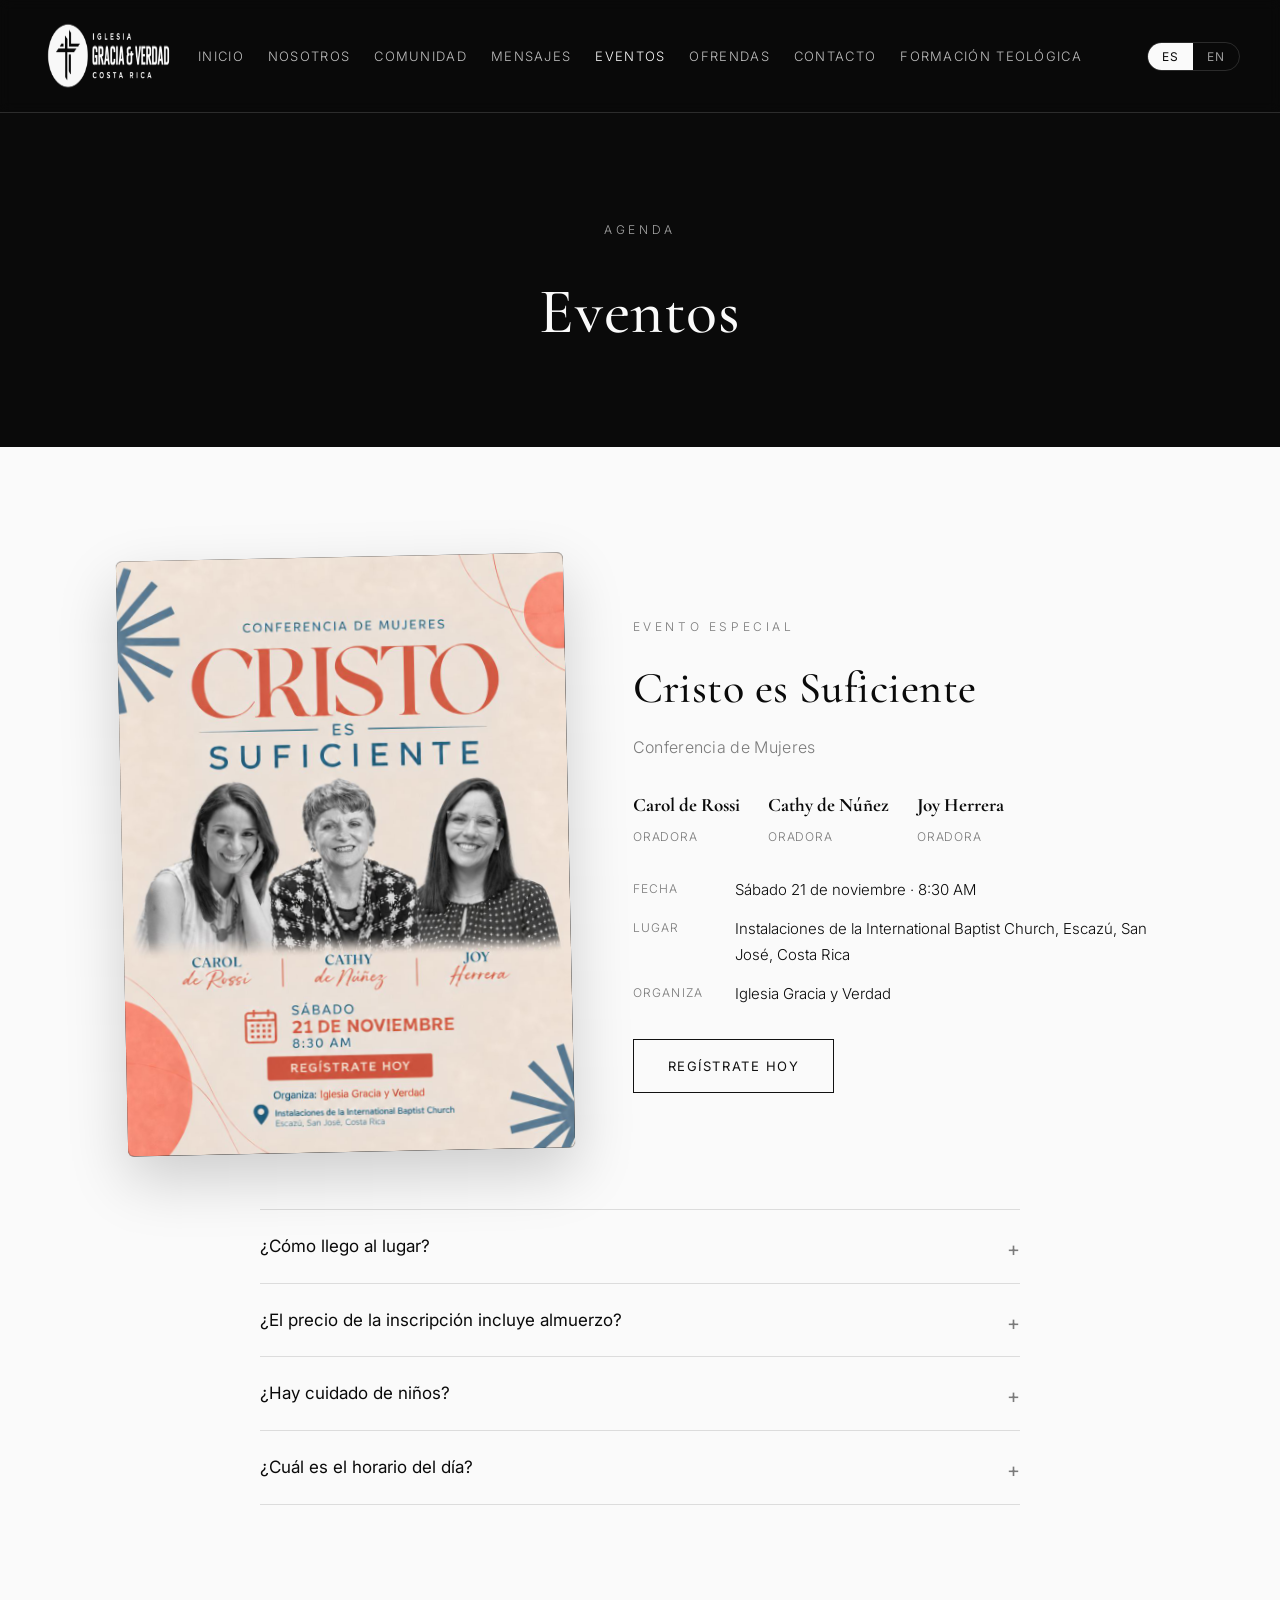
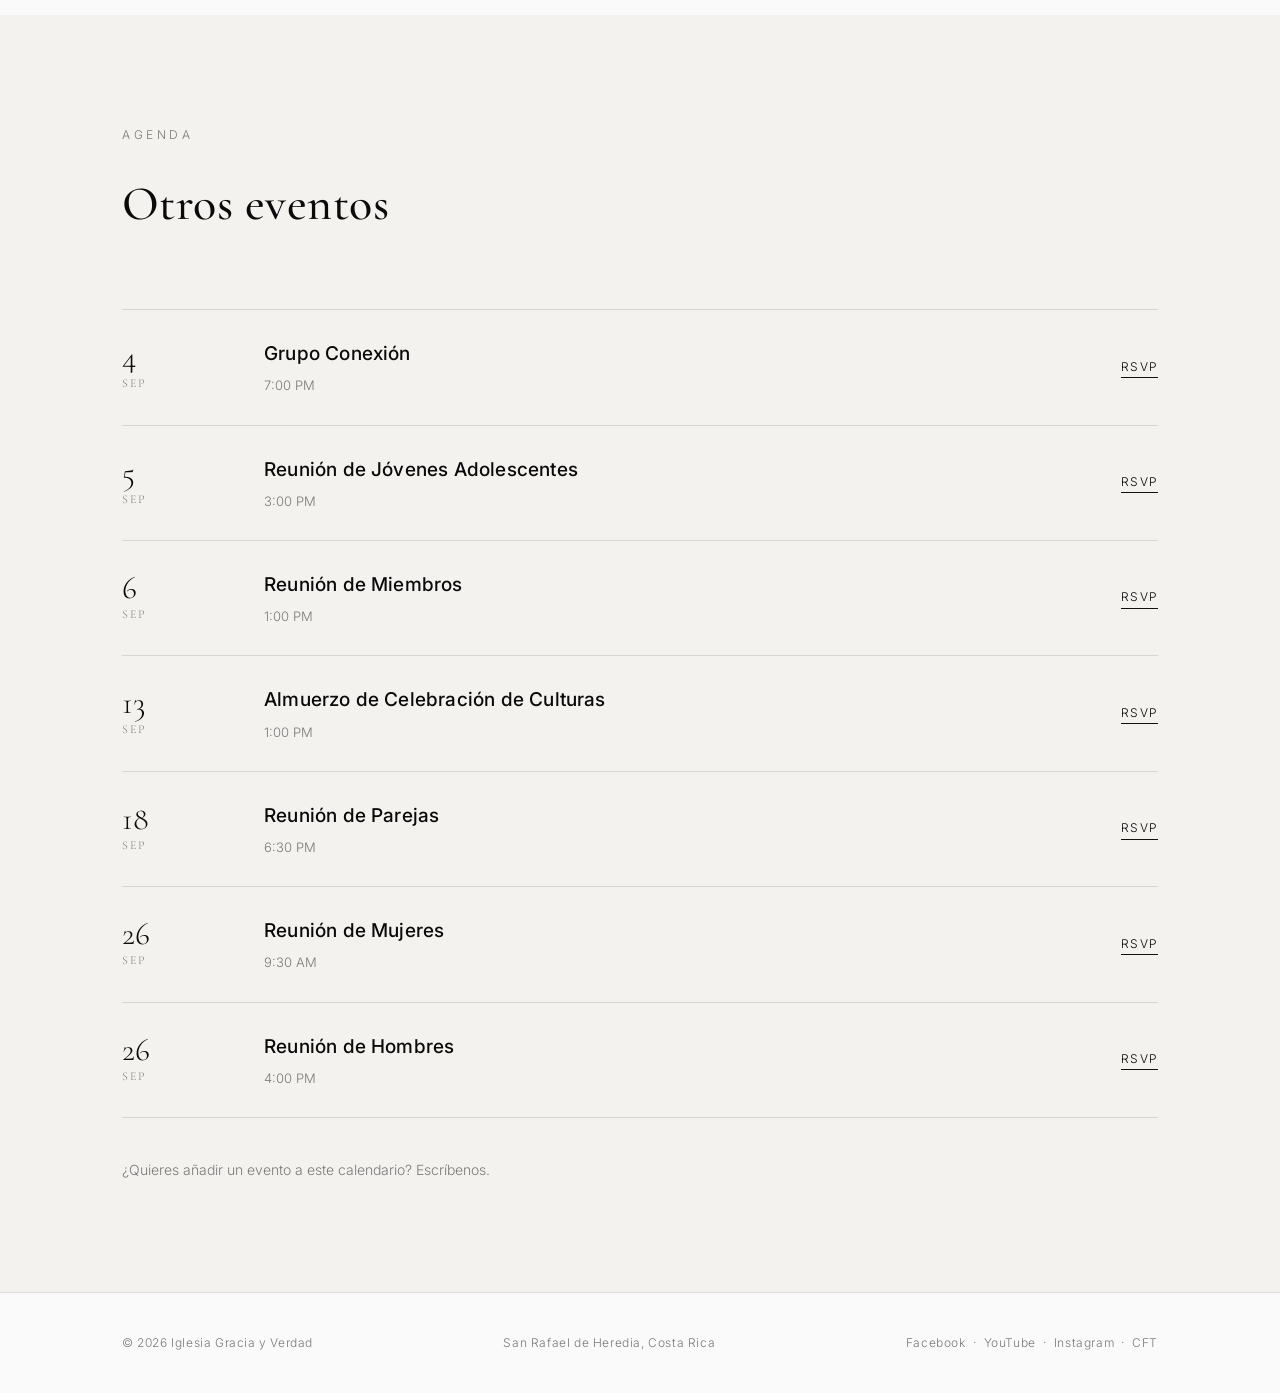
<file: events.html>
<!DOCTYPE html>
<html lang="es" data-lang="es">
<head>
<meta charset="UTF-8">
<meta name="viewport" content="width=device-width, initial-scale=1.0">
<title>Eventos | Events &mdash; Iglesia Gracia y Verdad</title>
<meta name="description" content="Próximos eventos de Iglesia Gracia y Verdad / Upcoming events at Iglesia Gracia y Verdad">
<link rel="preconnect" href="https://fonts.googleapis.com">
<link rel="preconnect" href="https://fonts.gstatic.com" crossorigin>
<link href="https://fonts.googleapis.com/css2?family=Cormorant+Garamond:wght@400;500;600&family=Inter:wght@300;400;500;600&display=swap" rel="stylesheet">
<link rel="stylesheet" href="style.css">
<link rel="icon" href="favicon.ico" sizes="any">
<link rel="icon" href="favicon.png" type="image/png">
<link rel="apple-touch-icon" href="apple-touch-icon.png">
</head>
<body>
<header>
  <div class="nav">
    <a class="brand" href="index.html">
      <img src="logo3.png" alt="Iglesia Gracia y Verdad" class="brand-logo" onerror="this.style.display='none';document.getElementById('brand-fallback').style.display='flex';">
      <span class="brand-fallback" id="brand-fallback">
        <span class="mark">
          <svg viewBox="0 0 24 24" fill="none" xmlns="http://www.w3.org/2000/svg">
            <path d="M12 3 L12 21 M7 9 L17 9" stroke="#0a0a0a" stroke-width="2"/>
          </svg>
        </span>
        <span class="brand-name">Gracia y Verdad</span>
      </span>
    </a>
    <div class="nav-group">
      <nav class="links">
      <a href="index.html" class=""><span data-i18n="es" class="inline">Inicio</span><span data-i18n="en" class="inline">Home</span></a>
      <a href="about.html" class=""><span data-i18n="es" class="inline">Nosotros</span><span data-i18n="en" class="inline">About</span></a>
      <a href="community.html" class=""><span data-i18n="es" class="inline">Comunidad</span><span data-i18n="en" class="inline">Community</span></a>
      <a href="sermons.html" class=""><span data-i18n="es" class="inline">Mensajes</span><span data-i18n="en" class="inline">Sermons</span></a>
      <a href="events.html" class="active"><span data-i18n="es" class="inline">Eventos</span><span data-i18n="en" class="inline">Events</span></a>
      <a href="giving.html" class=""><span data-i18n="es" class="inline">Ofrendas</span><span data-i18n="en" class="inline">Giving</span></a>
      <a href="contact.html" class=""><span data-i18n="es" class="inline">Contacto</span><span data-i18n="en" class="inline">Contact</span></a>
      <a href="https://cftgv.com/" target="_blank" rel="noopener"><span data-i18n="es" class="inline">Formaci&oacute;n Teol&oacute;gica</span><span data-i18n="en" class="inline">Theological Training</span></a>
      </nav>
      <div class="nav-right">
        <div class="lang-toggle">
          <button data-set-lang="es">ES</button>
          <button data-set-lang="en">EN</button>
        </div>
        <button class="menu-btn" aria-label="Menu">&#9776;</button>
      </div>
    </div>
  </div>
</header>
<section class="page-hero">
  <div class="label"><span data-i18n="es" class="inline">Agenda</span><span data-i18n="en" class="inline">Calendar</span></div>
  <h1><span data-i18n="es">Eventos</span><span data-i18n="en">Events</span></h1>
</section>

<section>
  <div class="container">
    <div class="featured-event">
      <div class="poster">
        <div class="poster-flip">
          <div class="poster-face poster-front">
            <img src="main-event.jpeg" alt="Conferencia de Mujeres: Cristo es Suficiente">
          </div>
          <div class="poster-face poster-back">
            <img src="schedule-nov21.jpeg" alt="Horario &mdash; S&aacute;bado 21 de noviembre">
          </div>
        </div>
      </div>
      <div class="details">
        <div class="label"><span data-i18n="es" class="inline">Evento especial</span><span data-i18n="en" class="inline">Special Event</span></div>
        <h2><span data-i18n="es" class="inline">Cristo es Suficiente</span><span data-i18n="en" class="inline">Christ Is Enough</span></h2>
        <div class="subtitle"><span data-i18n="es" class="inline">Conferencia de Mujeres</span><span data-i18n="en" class="inline">Women's Conference</span></div>

        <div class="speakers">
          <div class="sp"><b>Carol de Rossi</b><span><span data-i18n="es" class="inline">Oradora</span><span data-i18n="en" class="inline">Speaker</span></span></div>
          <div class="sp"><b>Cathy de N&uacute;&ntilde;ez</b><span><span data-i18n="es" class="inline">Oradora</span><span data-i18n="en" class="inline">Speaker</span></span></div>
          <div class="sp"><b>Joy Herrera</b><span><span data-i18n="es" class="inline">Oradora</span><span data-i18n="en" class="inline">Speaker</span></span></div>
        </div>

        <div class="info-line">
          <div class="k"><span data-i18n="es" class="inline">Fecha</span><span data-i18n="en" class="inline">Date</span></div>
          <div><span data-i18n="es" class="inline">S&aacute;bado 21 de noviembre &middot; 8:30 AM</span><span data-i18n="en" class="inline">Saturday, November 21 &middot; 8:30 AM</span></div>
        </div>
        <div class="info-line">
          <div class="k"><span data-i18n="es" class="inline">Lugar</span><span data-i18n="en" class="inline">Location</span></div>
          <div><span data-i18n="es" class="inline">Instalaciones de la International Baptist Church, Escaz&uacute;, San Jos&eacute;, Costa Rica</span><span data-i18n="en" class="inline">International Baptist Church facilities, Escaz&uacute;, San Jos&eacute;, Costa Rica</span></div>
        </div>
        <div class="info-line">
          <div class="k"><span data-i18n="es" class="inline">Organiza</span><span data-i18n="en" class="inline">Hosted by</span></div>
          <div>Iglesia Gracia y Verdad</div>
        </div>

        <div class="cta-row">
          <a class="btn dark" href="https://pretix.eu/igv/mujeres2026/" target="_blank" rel="noopener">
            <span data-i18n="es" class="inline">Reg&iacute;strate hoy</span>
            <span data-i18n="en" class="inline">Register today</span>
          </a>
        </div>
      </div>
    </div>

    <div class="faq-list" style="margin-top:56px;">
      <details class="faq-item">
        <summary><span data-i18n="es" class="inline">&iquest;C&oacute;mo llego al lugar?</span><span data-i18n="en" class="inline">How do I get there?</span></summary>
        <p>
          <span data-i18n="es" class="inline">La conferencia se realizar&aacute; en las instalaciones de la International Baptist Church, en Escaz&uacute;, San Jos&eacute;. Direcci&oacute;n: WRXQ+RW San Rafael de Escaz&uacute;, San Jos&eacute;.</span>
          <span data-i18n="en" class="inline">The conference will take place at the International Baptist Church facilities in Escaz&uacute;, San Jos&eacute;. Address: WRXQ+RW San Rafael de Escaz&uacute;, San Jos&eacute;.</span>
          &nbsp;
          <a href="https://waze.com/ul?q=WRXQ%2BRW%20San%20Rafael%20de%20Escaz%C3%BA%2C%20San%20Jos%C3%A9%20Province%2C%20Costa%20Rica&navigate=yes" target="_blank" rel="noopener" style="border-bottom:1px solid #111;"><span data-i18n="es" class="inline">Abrir en Waze</span><span data-i18n="en" class="inline">Open in Waze</span></a>
          &nbsp;&middot;&nbsp;
          <a href="https://www.google.com/maps?q=WRXQ%2BRW+San+Rafael+de+Escaz%C3%BA%2C+San+Jos%C3%A9+Province%2C+Costa+Rica" target="_blank" rel="noopener" style="border-bottom:1px solid #111;"><span data-i18n="es" class="inline">Ver en Google Maps</span><span data-i18n="en" class="inline">View on Google Maps</span></a>
        </p>
      </details>
      <details class="faq-item">
        <summary><span data-i18n="es" class="inline">&iquest;El precio de la inscripci&oacute;n incluye almuerzo?</span><span data-i18n="en" class="inline">Does the registration fee include lunch?</span></summary>
        <p>
          <span data-i18n="es" class="inline">No, el costo de la inscripci&oacute;n no incluye almuerzo. Sin embargo, hay varios restaurantes cerca del lugar donde podr&aacute;s almorzar durante el receso.</span>
          <span data-i18n="en" class="inline">No, the registration fee does not include lunch. However, there are several restaurants near the venue where you can have lunch during the break.</span>
        </p>
      </details>
      <details class="faq-item">
        <summary><span data-i18n="es" class="inline">&iquest;Hay cuidado de ni&ntilde;os?</span><span data-i18n="en" class="inline">Is there childcare?</span></summary>
        <p>
          <span data-i18n="es" class="inline">No contaremos con servicio de cuidado de ni&ntilde;os durante la conferencia, por lo que recomendamos a las participantes no traer ni&ntilde;os a este evento.</span>
          <span data-i18n="en" class="inline">We will not have childcare available during the conference, so we recommend that attendees not bring children to this event.</span>
        </p>
      </details>
      <details class="faq-item">
        <summary><span data-i18n="es" class="inline">&iquest;Cu&aacute;l es el horario del d&iacute;a?</span><span data-i18n="en" class="inline">What's the schedule for the day?</span></summary>
        <p>
          <span data-i18n="es" class="inline">El itinerario completo est&aacute; en el reverso del flyer de este evento &mdash; pasa el mouse sobre la imagen, arriba, para verlo.</span>
          <span data-i18n="en" class="inline">The full schedule is on the back of this event's flyer above &mdash; hover over the image to see it.</span>
        </p>
      </details>
    </div>
  </div>
</section>

<section class="off">
  <div class="container">
    <div class="section-head">
      <div class="label"><span data-i18n="es" class="inline">Agenda</span><span data-i18n="en" class="inline">Calendar</span></div>
      <h2><span data-i18n="es">Otros eventos</span><span data-i18n="en">Other events</span></h2>
    </div>
    <div class="events-list">
      <div class="event-row">
        <div class="date"><div class="d">4</div><div class="m">Sep</div></div>
        <div><h3><span data-i18n="es" class="inline">Grupo Conexi&oacute;n</span><span data-i18n="en" class="inline">Connection Group</span></h3><div class="meta">7:00 PM</div></div>
        <a class="rsvp" href="contact.html">RSVP</a>
      </div>
      <div class="event-row">
        <div class="date"><div class="d">5</div><div class="m">Sep</div></div>
        <div><h3><span data-i18n="es" class="inline">Reuni&oacute;n de J&oacute;venes Adolescentes</span><span data-i18n="en" class="inline">Teen Youth Gathering</span></h3><div class="meta">3:00 PM</div></div>
        <a class="rsvp" href="contact.html">RSVP</a>
      </div>
      <div class="event-row">
        <div class="date"><div class="d">6</div><div class="m">Sep</div></div>
        <div><h3><span data-i18n="es" class="inline">Reuni&oacute;n de Miembros</span><span data-i18n="en" class="inline">Members Meeting</span></h3><div class="meta">1:00 PM</div></div>
        <a class="rsvp" href="contact.html">RSVP</a>
      </div>
      <div class="event-row">
        <div class="date"><div class="d">13</div><div class="m">Sep</div></div>
        <div><h3><span data-i18n="es" class="inline">Almuerzo de Celebraci&oacute;n de Culturas</span><span data-i18n="en" class="inline">Culture Celebration Lunch</span></h3><div class="meta">1:00 PM</div></div>
        <a class="rsvp" href="contact.html">RSVP</a>
      </div>
      <div class="event-row">
        <div class="date"><div class="d">18</div><div class="m">Sep</div></div>
        <div><h3><span data-i18n="es" class="inline">Reuni&oacute;n de Parejas</span><span data-i18n="en" class="inline">Couples Gathering</span></h3><div class="meta">6:30 PM</div></div>
        <a class="rsvp" href="contact.html">RSVP</a>
      </div>
      <div class="event-row">
        <div class="date"><div class="d">26</div><div class="m">Sep</div></div>
        <div><h3><span data-i18n="es" class="inline">Reuni&oacute;n de Mujeres</span><span data-i18n="en" class="inline">Women's Gathering</span></h3><div class="meta">9:30 AM</div></div>
        <a class="rsvp" href="contact.html">RSVP</a>
      </div>
      <div class="event-row">
        <div class="date"><div class="d">26</div><div class="m">Sep</div></div>
        <div><h3><span data-i18n="es" class="inline">Reuni&oacute;n de Hombres</span><span data-i18n="en" class="inline">Men's Gathering</span></h3><div class="meta">4:00 PM</div></div>
        <a class="rsvp" href="contact.html">RSVP</a>
      </div>
    </div>
    <p style="margin-top:40px;color:#7a7a7a;font-size:14px;">
      <span data-i18n="es" class="inline">&iquest;Quieres a&ntilde;adir un evento a este calendario? Escr&iacute;benos.</span>
      <span data-i18n="en" class="inline">Want an event added to this calendar? Reach out.</span>
    </p>
  </div>
</section>
<footer>
  <div class="container footer-row">
    <span>&copy; 2026 Iglesia Gracia y Verdad</span>
    <span>San Rafael de Heredia, Costa Rica</span>
    <span>
      <a href="https://www.facebook.com/Iglesiagraciaverdad/" target="_blank" rel="noopener">Facebook</a>
      &nbsp;&middot;&nbsp;
      <a href="https://www.youtube.com/@igvcr" target="_blank" rel="noopener">YouTube</a>
      &nbsp;&middot;&nbsp;
      <a href="https://www.instagram.com/iglesiagraciayverdadcr" target="_blank" rel="noopener">Instagram</a>
      &nbsp;&middot;&nbsp;
      <a href="https://cftgv.com/" target="_blank" rel="noopener">CFT</a>
    </span>
  </div>
</footer>

<script src="main.js"></script>
</body>
</html>
</file>
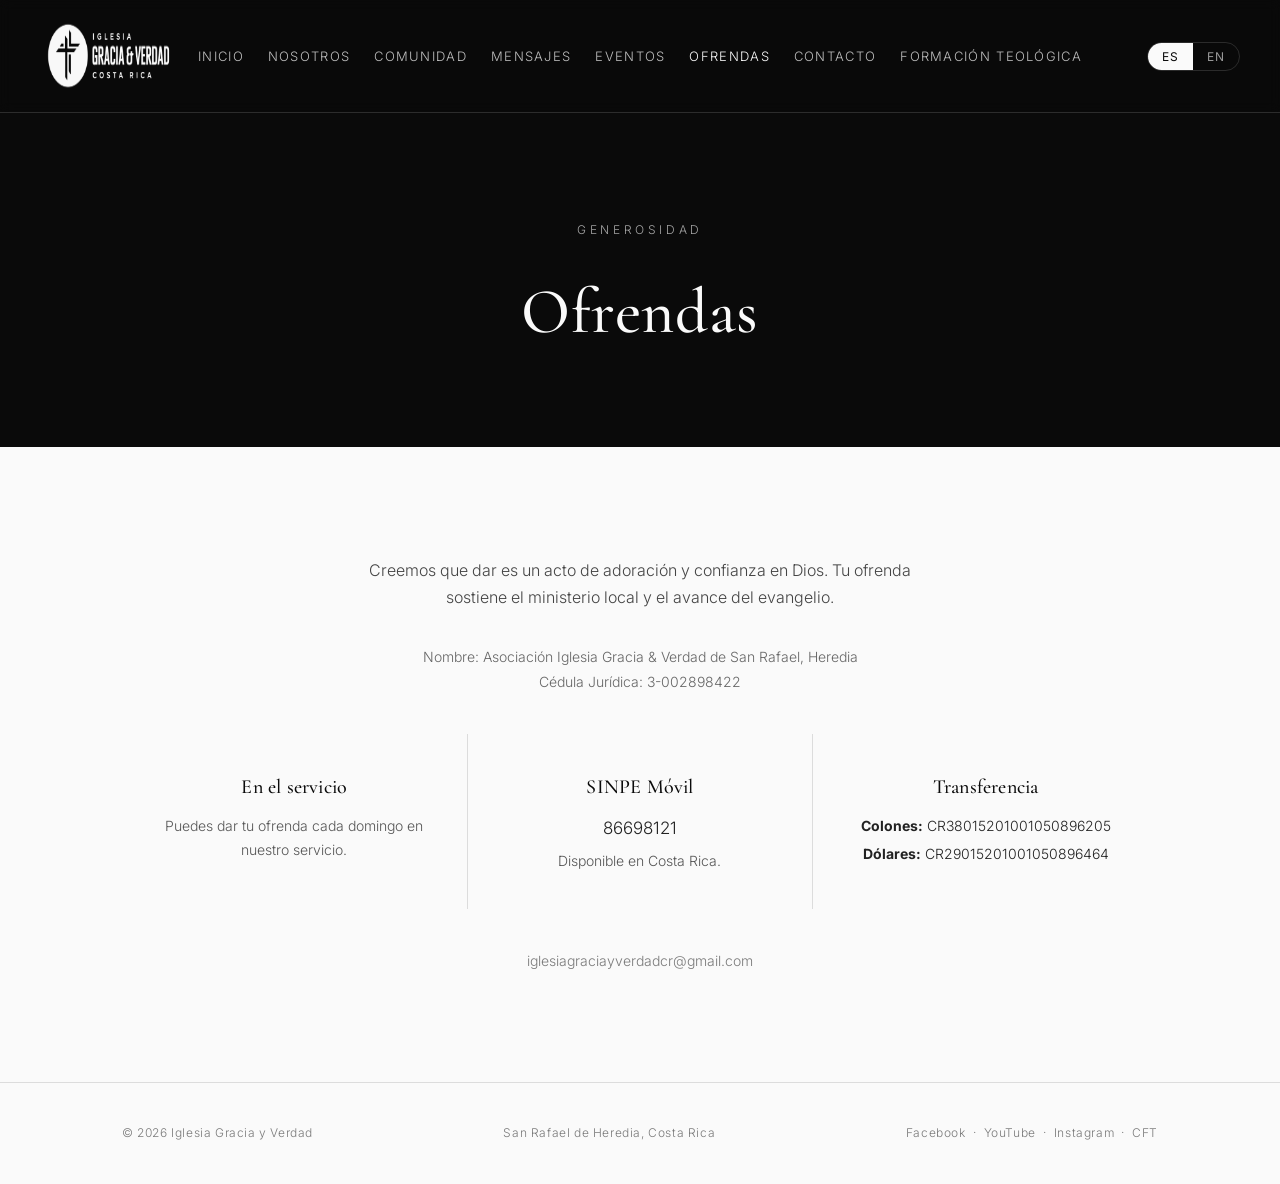
<file: giving.html>
<!DOCTYPE html>
<html lang="es" data-lang="es">
<head>
<meta charset="UTF-8">
<meta name="viewport" content="width=device-width, initial-scale=1.0">
<title>Ofrendas | Giving &mdash; Iglesia Gracia y Verdad</title>
<meta name="description" content="Cómo dar a Iglesia Gracia y Verdad / How to give to Iglesia Gracia y Verdad">
<link rel="preconnect" href="https://fonts.googleapis.com">
<link rel="preconnect" href="https://fonts.gstatic.com" crossorigin>
<link href="https://fonts.googleapis.com/css2?family=Cormorant+Garamond:wght@400;500;600&family=Inter:wght@300;400;500;600&display=swap" rel="stylesheet">
<link rel="stylesheet" href="style.css">
<link rel="icon" href="favicon.ico" sizes="any">
<link rel="icon" href="favicon.png" type="image/png">
<link rel="apple-touch-icon" href="apple-touch-icon.png">
</head>
<body>
<header>
  <div class="nav">
    <a class="brand" href="index.html">
      <img src="logo3.png" alt="Iglesia Gracia y Verdad" class="brand-logo" onerror="this.style.display='none';document.getElementById('brand-fallback').style.display='flex';">
      <span class="brand-fallback" id="brand-fallback">
        <span class="mark">
          <svg viewBox="0 0 24 24" fill="none" xmlns="http://www.w3.org/2000/svg">
            <path d="M12 3 L12 21 M7 9 L17 9" stroke="#0a0a0a" stroke-width="2"/>
          </svg>
        </span>
        <span class="brand-name">Gracia y Verdad</span>
      </span>
    </a>
    <div class="nav-group">
      <nav class="links">
      <a href="index.html" class=""><span data-i18n="es" class="inline">Inicio</span><span data-i18n="en" class="inline">Home</span></a>
      <a href="about.html" class=""><span data-i18n="es" class="inline">Nosotros</span><span data-i18n="en" class="inline">About</span></a>
      <a href="community.html" class=""><span data-i18n="es" class="inline">Comunidad</span><span data-i18n="en" class="inline">Community</span></a>
      <a href="sermons.html" class=""><span data-i18n="es" class="inline">Mensajes</span><span data-i18n="en" class="inline">Sermons</span></a>
      <a href="events.html" class=""><span data-i18n="es" class="inline">Eventos</span><span data-i18n="en" class="inline">Events</span></a>
      <a href="giving.html" class="active"><span data-i18n="es" class="inline">Ofrendas</span><span data-i18n="en" class="inline">Giving</span></a>
      <a href="contact.html" class=""><span data-i18n="es" class="inline">Contacto</span><span data-i18n="en" class="inline">Contact</span></a>
      <a href="https://cftgv.com/" target="_blank" rel="noopener"><span data-i18n="es" class="inline">Formaci&oacute;n Teol&oacute;gica</span><span data-i18n="en" class="inline">Theological Training</span></a>
      </nav>
      <div class="nav-right">
        <div class="lang-toggle">
          <button data-set-lang="es">ES</button>
          <button data-set-lang="en">EN</button>
        </div>
        <button class="menu-btn" aria-label="Menu">&#9776;</button>
      </div>
    </div>
  </div>
</header>
<section class="page-hero">
  <div class="label"><span data-i18n="es" class="inline">Generosidad</span><span data-i18n="en" class="inline">Generosity</span></div>
  <h1><span data-i18n="es">Ofrendas</span><span data-i18n="en">Giving</span></h1>
</section>

<section>
  <div class="container" style="text-align:center;">
    <p style="max-width:600px;margin:0 auto 32px;color:#444;">
      <span data-i18n="es" class="inline">Creemos que dar es un acto de adoraci&oacute;n y confianza en Dios. Tu ofrenda sostiene el ministerio local y el avance del evangelio.</span>
      <span data-i18n="en" class="inline">We believe giving is an act of worship and trust in God. Your gift sustains our local ministry and the advance of the gospel.</span>
    </p>
    <div style="max-width:600px;margin:0 auto 40px;color:#666;font-size:14px;line-height:1.8;">
      <p>
        <span data-i18n="es" class="inline">Nombre: Asociaci&oacute;n Iglesia Gracia &amp; Verdad de San Rafael, Heredia</span>
        <span data-i18n="en" class="inline">Name: Asociaci&oacute;n Iglesia Gracia &amp; Verdad de San Rafael, Heredia</span>
      </p>
      <p>
        <span data-i18n="es" class="inline">C&eacute;dula Jur&iacute;dica: 3-002898422</span>
        <span data-i18n="en" class="inline">Legal ID: 3-002898422</span>
      </p>
    </div>
    <div class="giving-grid">
      <div class="giving-card">
        <h3><span data-i18n="es" class="inline">En el servicio</span><span data-i18n="en" class="inline">During service</span></h3>
        <p><span data-i18n="es" class="inline">Puedes dar tu ofrenda cada domingo en nuestro servicio.</span><span data-i18n="en" class="inline">You can give during our Sunday gathering.</span></p>
      </div>
      <div class="giving-card">
        <h3>SINPE M&oacute;vil</h3>
        <p style="font-size:17px;color:#222;margin-bottom:6px;">86698121</p>
        <p><span data-i18n="es" class="inline">Disponible en Costa Rica.</span><span data-i18n="en" class="inline">Available in Costa Rica.</span></p>
      </div>
      <div class="giving-card">
        <h3><span data-i18n="es" class="inline">Transferencia</span><span data-i18n="en" class="inline">Bank transfer</span></h3>
        <p style="font-size:14px;color:#222;margin-bottom:4px;word-break:break-all;"><strong><span data-i18n="es" class="inline">Colones</span><span data-i18n="en" class="inline">Colones</span>:</strong> CR38015201001050896205</p>
        <p style="font-size:14px;color:#222;word-break:break-all;"><strong><span data-i18n="es" class="inline">D&oacute;lares</span><span data-i18n="en" class="inline">Dollars</span>:</strong> CR29015201001050896464</p>
      </div>
    </div>
    <p class="giving-note">
      <span data-i18n="es" class="inline">iglesiagraciayverdadcr@gmail.com</span>
      <span data-i18n="en" class="inline">iglesiagraciayverdadcr@gmail.com</span>
    </p>
  </div>
</section>
<footer>
  <div class="container footer-row">
    <span>&copy; 2026 Iglesia Gracia y Verdad</span>
    <span>San Rafael de Heredia, Costa Rica</span>
    <span>
      <a href="https://www.facebook.com/Iglesiagraciaverdad/" target="_blank" rel="noopener">Facebook</a>
      &nbsp;&middot;&nbsp;
      <a href="https://www.youtube.com/@igvcr" target="_blank" rel="noopener">YouTube</a>
      &nbsp;&middot;&nbsp;
      <a href="https://www.instagram.com/iglesiagraciayverdadcr" target="_blank" rel="noopener">Instagram</a>
      &nbsp;&middot;&nbsp;
      <a href="https://cftgv.com/" target="_blank" rel="noopener">CFT</a>
    </span>
  </div>
</footer>

<script src="main.js"></script>
</body>
</html>
</file>
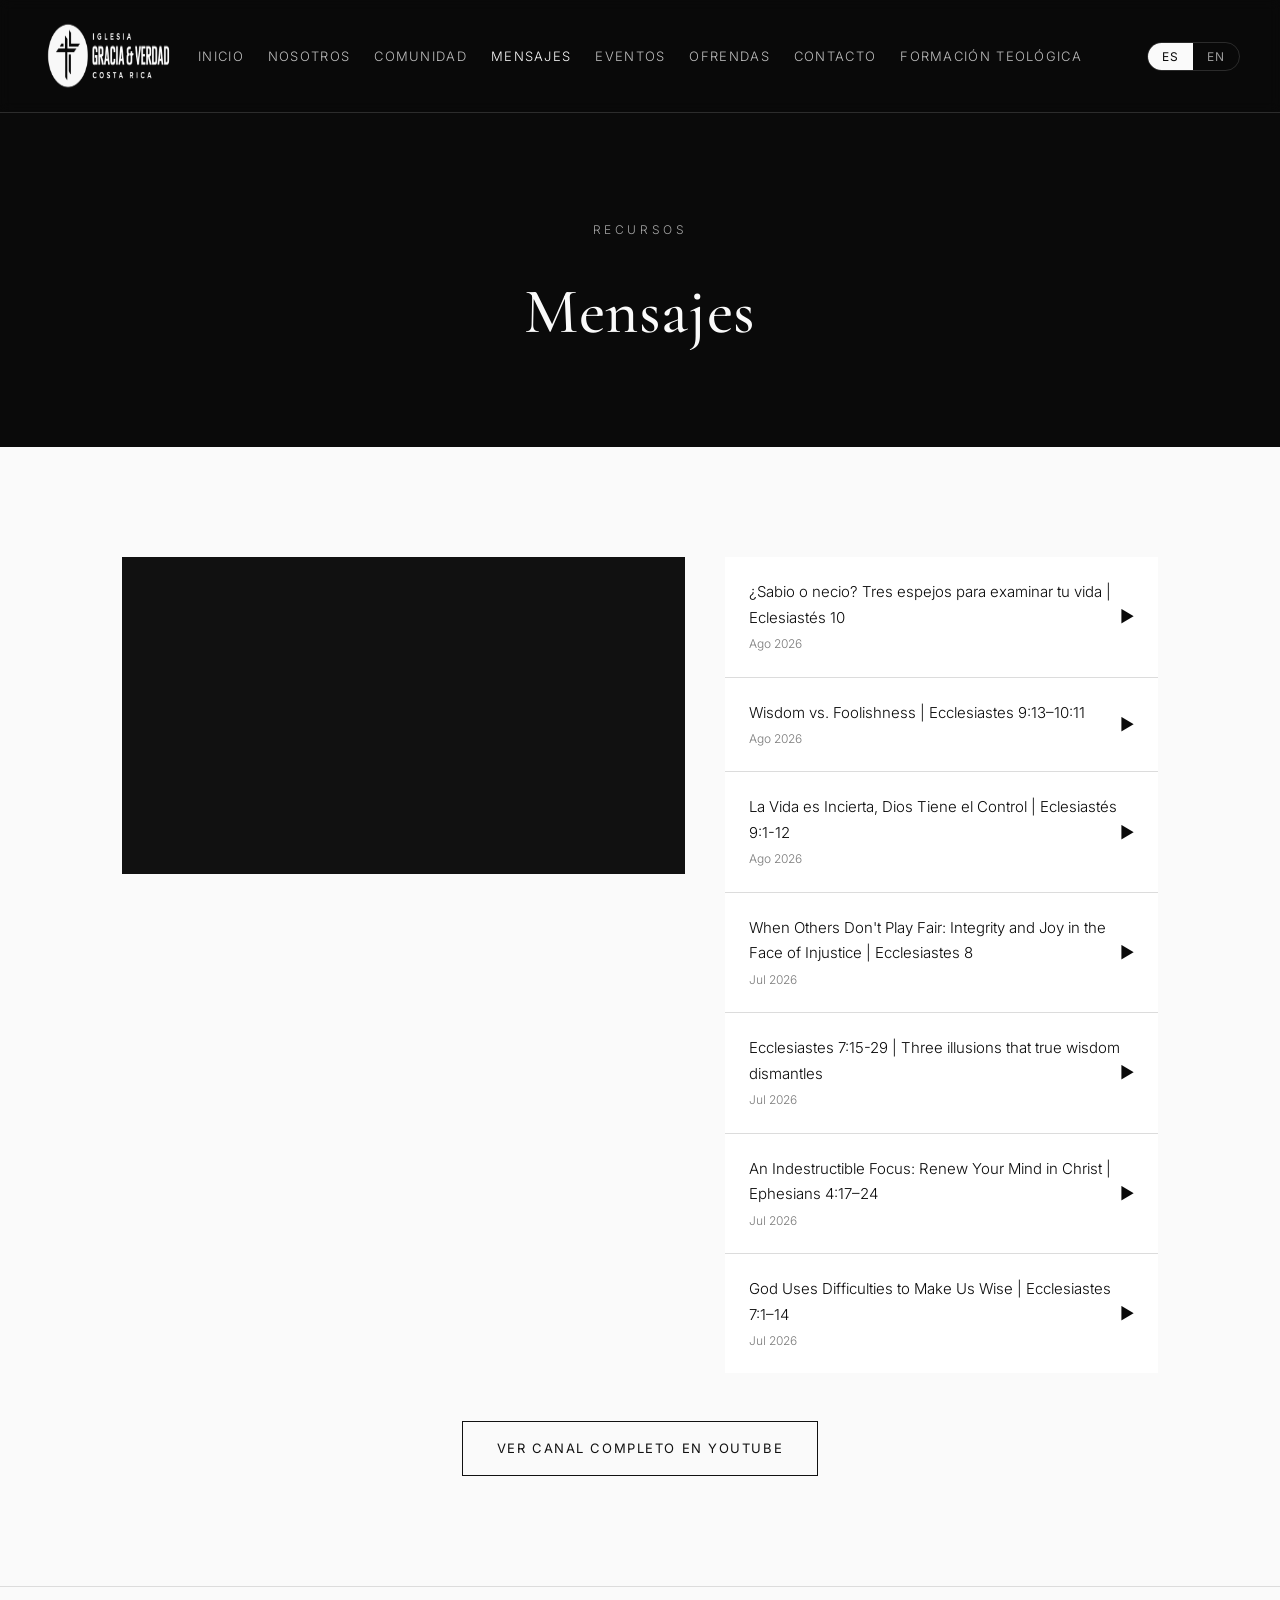
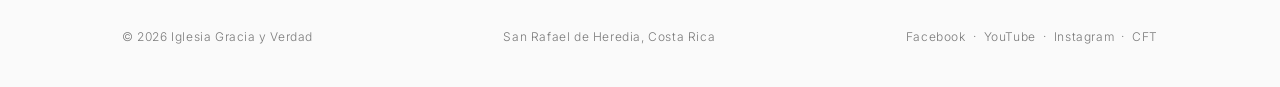
<file: sermons.html>
<!DOCTYPE html>
<html lang="es" data-lang="es">
<head>
<meta charset="UTF-8">
<meta name="viewport" content="width=device-width, initial-scale=1.0">
<title>Mensajes | Sermons &mdash; Iglesia Gracia y Verdad</title>
<meta name="description" content="Mensajes y predicaciones de Iglesia Gracia y Verdad / Sermons and teaching from Iglesia Gracia y Verdad">
<link rel="preconnect" href="https://fonts.googleapis.com">
<link rel="preconnect" href="https://fonts.gstatic.com" crossorigin>
<link href="https://fonts.googleapis.com/css2?family=Cormorant+Garamond:wght@400;500;600&family=Inter:wght@300;400;500;600&display=swap" rel="stylesheet">
<link rel="stylesheet" href="style.css">
<link rel="icon" href="favicon.ico" sizes="any">
<link rel="icon" href="favicon.png" type="image/png">
<link rel="apple-touch-icon" href="apple-touch-icon.png">
</head>
<body>
<header>
  <div class="nav">
    <a class="brand" href="index.html">
      <img src="logo3.png" alt="Iglesia Gracia y Verdad" class="brand-logo" onerror="this.style.display='none';document.getElementById('brand-fallback').style.display='flex';">
      <span class="brand-fallback" id="brand-fallback">
        <span class="mark">
          <svg viewBox="0 0 24 24" fill="none" xmlns="http://www.w3.org/2000/svg">
            <path d="M12 3 L12 21 M7 9 L17 9" stroke="#0a0a0a" stroke-width="2"/>
          </svg>
        </span>
        <span class="brand-name">Gracia y Verdad</span>
      </span>
    </a>
    <div class="nav-group">
      <nav class="links">
      <a href="index.html" class=""><span data-i18n="es" class="inline">Inicio</span><span data-i18n="en" class="inline">Home</span></a>
      <a href="about.html" class=""><span data-i18n="es" class="inline">Nosotros</span><span data-i18n="en" class="inline">About</span></a>
      <a href="community.html" class=""><span data-i18n="es" class="inline">Comunidad</span><span data-i18n="en" class="inline">Community</span></a>
      <a href="sermons.html" class="active"><span data-i18n="es" class="inline">Mensajes</span><span data-i18n="en" class="inline">Sermons</span></a>
      <a href="events.html" class=""><span data-i18n="es" class="inline">Eventos</span><span data-i18n="en" class="inline">Events</span></a>
      <a href="giving.html" class=""><span data-i18n="es" class="inline">Ofrendas</span><span data-i18n="en" class="inline">Giving</span></a>
      <a href="contact.html" class=""><span data-i18n="es" class="inline">Contacto</span><span data-i18n="en" class="inline">Contact</span></a>
      <a href="https://cftgv.com/" target="_blank" rel="noopener"><span data-i18n="es" class="inline">Formaci&oacute;n Teol&oacute;gica</span><span data-i18n="en" class="inline">Theological Training</span></a>
      </nav>
      <div class="nav-right">
        <div class="lang-toggle">
          <button data-set-lang="es">ES</button>
          <button data-set-lang="en">EN</button>
        </div>
        <button class="menu-btn" aria-label="Menu">&#9776;</button>
      </div>
    </div>
  </div>
</header>
<section class="page-hero">
  <div class="label"><span data-i18n="es" class="inline">Recursos</span><span data-i18n="en" class="inline">Resources</span></div>
  <h1><span data-i18n="es">Mensajes</span><span data-i18n="en">Sermons</span></h1>
</section>

<section>
  <div class="container">
    <div class="sermons-grid">
      <div class="sermon-main">
        <iframe id="sermon-player" src="https://www.youtube.com/embed/0CpID0qrh1k" title="&iquest;Sabio o necio? Tres espejos para examinar tu vida | Eclesiast&eacute;s 10" frameborder="0" allow="accelerometer; autoplay; clipboard-write; encrypted-media; gyroscope; picture-in-picture; web-share" allowfullscreen loading="lazy"></iframe>
      </div>
      <div class="sermon-list">
        <a class="sermon-item" data-video="0CpID0qrh1k"><div><div class="t">&iquest;Sabio o necio? Tres espejos para examinar tu vida | Eclesiast&eacute;s 10</div><div class="d"><span data-i18n="es" class="inline">Ago 2026</span><span data-i18n="en" class="inline">Aug 2026</span></div></div><span>&#9658;</span></a>
        <a class="sermon-item" data-video="OTzett-KZFs"><div><div class="t">Wisdom vs. Foolishness | Ecclesiastes 9:13&ndash;10:11</div><div class="d"><span data-i18n="es" class="inline">Ago 2026</span><span data-i18n="en" class="inline">Aug 2026</span></div></div><span>&#9658;</span></a>
        <a class="sermon-item" data-video="2HxVVXt8k74"><div><div class="t">La Vida es Incierta, Dios Tiene el Control | Eclesiast&eacute;s 9:1-12</div><div class="d"><span data-i18n="es" class="inline">Ago 2026</span><span data-i18n="en" class="inline">Aug 2026</span></div></div><span>&#9658;</span></a>
        <a class="sermon-item" data-video="ZZa3XHxIo9g"><div><div class="t">When Others Don't Play Fair: Integrity and Joy in the Face of Injustice | Ecclesiastes 8</div><div class="d">Jul 2026</div></div><span>&#9658;</span></a>
        <a class="sermon-item" data-video="HBufAsuNPwI"><div><div class="t">Ecclesiastes 7:15-29 | Three illusions that true wisdom dismantles</div><div class="d">Jul 2026</div></div><span>&#9658;</span></a>
        <a class="sermon-item" data-video="p2nwPBPGjtU"><div><div class="t">An Indestructible Focus: Renew Your Mind in Christ | Ephesians 4:17&ndash;24</div><div class="d">Jul 2026</div></div><span>&#9658;</span></a>
        <a class="sermon-item" data-video="MAMkYbF-tcE"><div><div class="t">God Uses Difficulties to Make Us Wise | Ecclesiastes 7:1&ndash;14</div><div class="d">Jul 2026</div></div><span>&#9658;</span></a>
      </div>
    </div>
    <div class="channel-cta">
      <a class="btn dark" href="https://www.youtube.com/@igvcr" target="_blank" rel="noopener">
        <span data-i18n="es" class="inline">Ver canal completo en YouTube</span>
        <span data-i18n="en" class="inline">View full channel on YouTube</span>
      </a>
    </div>
  </div>
</section>
<footer>
  <div class="container footer-row">
    <span>&copy; 2026 Iglesia Gracia y Verdad</span>
    <span>San Rafael de Heredia, Costa Rica</span>
    <span>
      <a href="https://www.facebook.com/Iglesiagraciaverdad/" target="_blank" rel="noopener">Facebook</a>
      &nbsp;&middot;&nbsp;
      <a href="https://www.youtube.com/@igvcr" target="_blank" rel="noopener">YouTube</a>
      &nbsp;&middot;&nbsp;
      <a href="https://www.instagram.com/iglesiagraciayverdadcr" target="_blank" rel="noopener">Instagram</a>
      &nbsp;&middot;&nbsp;
      <a href="https://cftgv.com/" target="_blank" rel="noopener">CFT</a>
    </span>
  </div>
</footer>

<script src="main.js"></script>
</body>
</html>
</file>
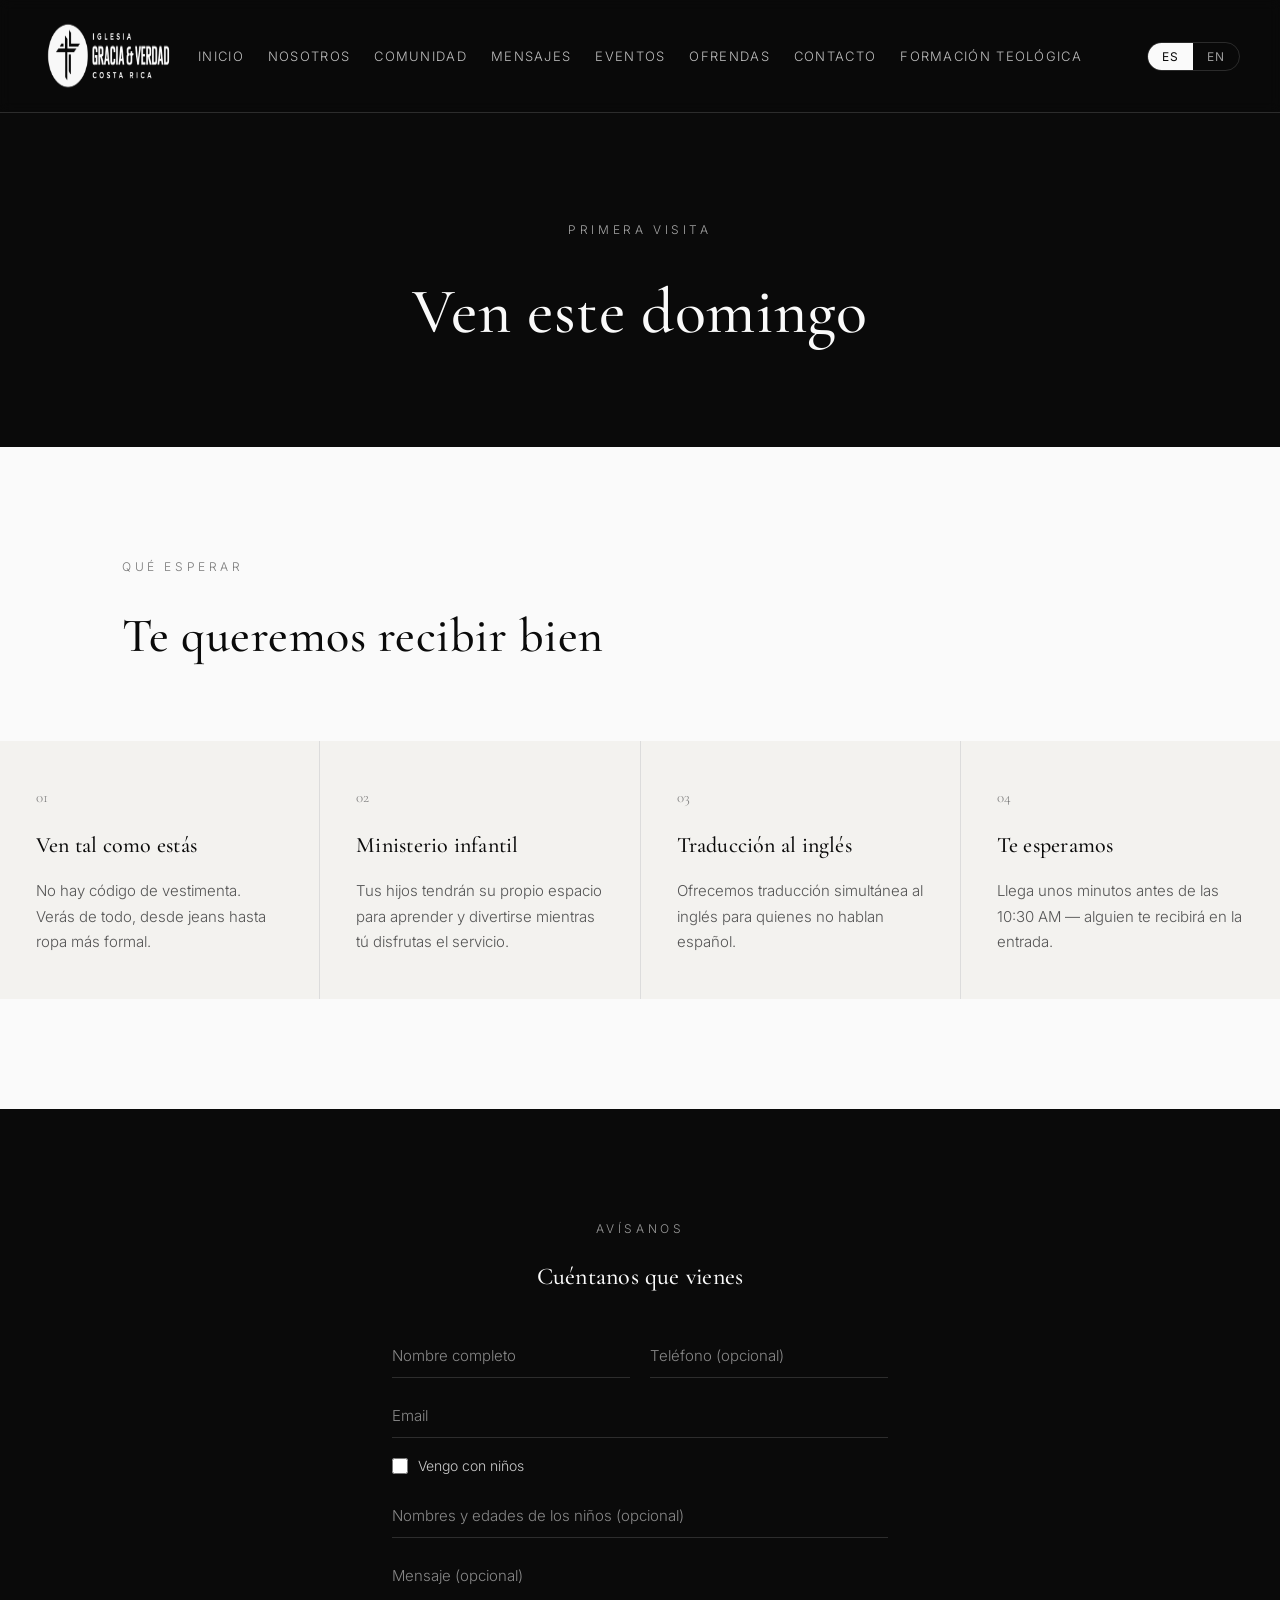
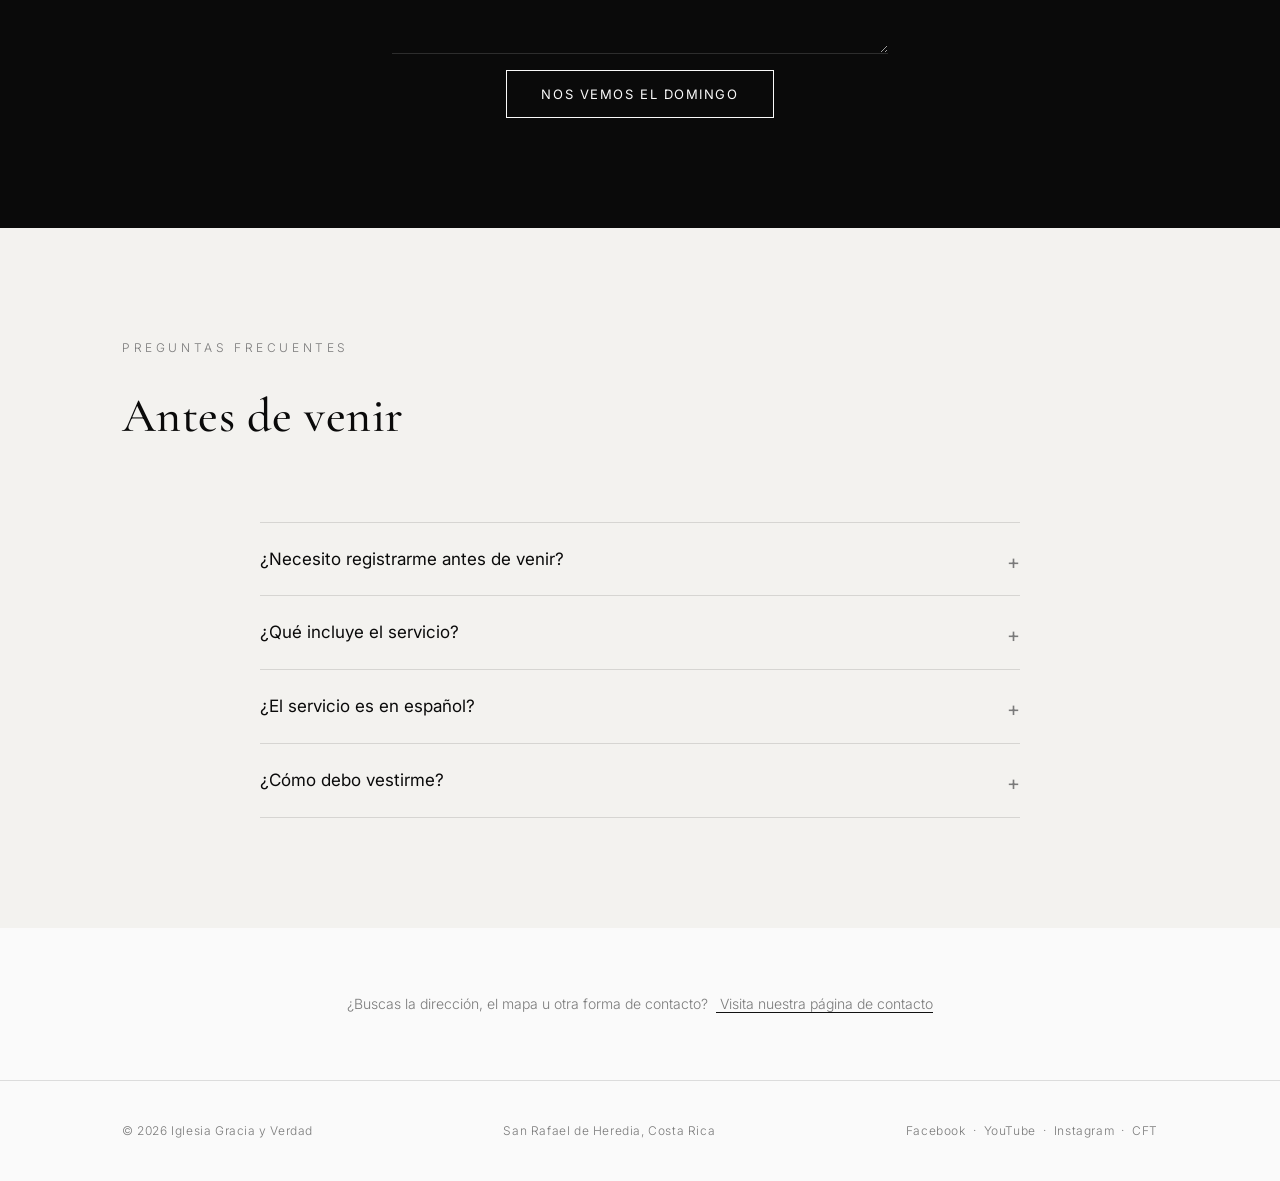
<file: visit.html>
<!DOCTYPE html>
<html lang="es" data-lang="es">
<head>
<meta charset="UTF-8">
<meta name="viewport" content="width=device-width, initial-scale=1.0">
<title>Ven este domingo | Come this Sunday &mdash; Iglesia Gracia y Verdad</title>
<meta name="description" content="Ven este domingo a Iglesia Gracia y Verdad / Come this Sunday to Iglesia Gracia y Verdad">
<link rel="preconnect" href="https://fonts.googleapis.com">
<link rel="preconnect" href="https://fonts.gstatic.com" crossorigin>
<link href="https://fonts.googleapis.com/css2?family=Cormorant+Garamond:wght@400;500;600&family=Inter:wght@300;400;500;600&display=swap" rel="stylesheet">
<link rel="stylesheet" href="style.css">
<link rel="icon" href="favicon.ico" sizes="any">
<link rel="icon" href="favicon.png" type="image/png">
<link rel="apple-touch-icon" href="apple-touch-icon.png">
</head>
<body>
<header>
  <div class="nav">
    <a class="brand" href="index.html">
      <img src="logo3.png" alt="Iglesia Gracia y Verdad" class="brand-logo" onerror="this.style.display='none';document.getElementById('brand-fallback').style.display='flex';">
      <span class="brand-fallback" id="brand-fallback">
        <span class="mark">
          <svg viewBox="0 0 24 24" fill="none" xmlns="http://www.w3.org/2000/svg">
            <path d="M12 3 L12 21 M7 9 L17 9" stroke="#0a0a0a" stroke-width="2"/>
          </svg>
        </span>
        <span class="brand-name">Gracia y Verdad</span>
      </span>
    </a>
    <div class="nav-group">
      <nav class="links">
      <a href="index.html" class=""><span data-i18n="es" class="inline">Inicio</span><span data-i18n="en" class="inline">Home</span></a>
      <a href="about.html" class=""><span data-i18n="es" class="inline">Nosotros</span><span data-i18n="en" class="inline">About</span></a>
      <a href="community.html" class=""><span data-i18n="es" class="inline">Comunidad</span><span data-i18n="en" class="inline">Community</span></a>
      <a href="sermons.html" class=""><span data-i18n="es" class="inline">Mensajes</span><span data-i18n="en" class="inline">Sermons</span></a>
      <a href="events.html" class=""><span data-i18n="es" class="inline">Eventos</span><span data-i18n="en" class="inline">Events</span></a>
      <a href="giving.html" class=""><span data-i18n="es" class="inline">Ofrendas</span><span data-i18n="en" class="inline">Giving</span></a>
      <a href="contact.html" class=""><span data-i18n="es" class="inline">Contacto</span><span data-i18n="en" class="inline">Contact</span></a>
      <a href="https://cftgv.com/" target="_blank" rel="noopener"><span data-i18n="es" class="inline">Formaci&oacute;n Teol&oacute;gica</span><span data-i18n="en" class="inline">Theological Training</span></a>
      </nav>
      <div class="nav-right">
        <div class="lang-toggle">
          <button data-set-lang="es">ES</button>
          <button data-set-lang="en">EN</button>
        </div>
        <button class="menu-btn" aria-label="Menu">&#9776;</button>
      </div>
    </div>
  </div>
</header>
<section class="page-hero">
  <div class="label"><span data-i18n="es" class="inline">Primera visita</span><span data-i18n="en" class="inline">First visit</span></div>
  <h1><span data-i18n="es">Ven este domingo</span><span data-i18n="en">Come this Sunday</span></h1>
</section>

<section>
  <div class="container">
    <div class="section-head">
      <div class="label"><span data-i18n="es" class="inline">Qu&eacute; esperar</span><span data-i18n="en" class="inline">What to expect</span></div>
      <h2><span data-i18n="es">Te queremos recibir bien</span><span data-i18n="en">We want to welcome you well</span></h2>
    </div>
  </div>
  <div class="expect-grid">
    <div class="belief-card">
      <div class="n">01</div>
      <h3><span data-i18n="es" class="inline">Ven tal como est&aacute;s</span><span data-i18n="en" class="inline">Come as you are</span></h3>
      <p><span data-i18n="es" class="inline">No hay c&oacute;digo de vestimenta. Ver&aacute;s de todo, desde jeans hasta ropa m&aacute;s formal.</span><span data-i18n="en" class="inline">There's no dress code. You'll see everything from jeans to more formal wear.</span></p>
    </div>
    <div class="belief-card">
      <div class="n">02</div>
      <h3><span data-i18n="es" class="inline">Ministerio infantil</span><span data-i18n="en" class="inline">Kids ministry</span></h3>
      <p><span data-i18n="es" class="inline">Tus hijos tendr&aacute;n su propio espacio para aprender y divertirse mientras t&uacute; disfrutas el servicio.</span><span data-i18n="en" class="inline">Your kids will have their own space to learn and have fun while you enjoy the service.</span></p>
    </div>
    <div class="belief-card">
      <div class="n">03</div>
      <h3><span data-i18n="es" class="inline">Traducci&oacute;n al ingl&eacute;s</span><span data-i18n="en" class="inline">English translation</span></h3>
      <p><span data-i18n="es" class="inline">Ofrecemos traducci&oacute;n simult&aacute;nea al ingl&eacute;s para quienes no hablan espa&ntilde;ol.</span><span data-i18n="en" class="inline">We offer live simultaneous translation into English for those who don't speak Spanish.</span></p>
    </div>
    <div class="belief-card">
      <div class="n">04</div>
      <h3><span data-i18n="es" class="inline">Te esperamos</span><span data-i18n="en" class="inline">We're expecting you</span></h3>
      <p><span data-i18n="es" class="inline">Llega unos minutos antes de las 10:30 AM &mdash; alguien te recibir&aacute; en la entrada.</span><span data-i18n="en" class="inline">Arrive a few minutes before 10:30 AM &mdash; someone will greet you at the door.</span></p>
    </div>
  </div>
</section>

<section class="contact-band" id="form">
  <div class="container" style="max-width:560px;">
    <div class="label" style="color:#999;text-align:center;"><span data-i18n="es" class="inline">Av&iacute;sanos</span><span data-i18n="en" class="inline">Give us a heads-up</span></div>
    <h2 style="text-align:center;margin-bottom:36px;"><span data-i18n="es">Cu&eacute;ntanos que vienes</span><span data-i18n="en">Let us know you're coming</span></h2>
    <form class="contact-form" onsubmit="return false;">
      <div class="form-row">
        <input type="text" data-ph-es="Nombre completo" data-ph-en="Full name" placeholder="Nombre completo" required>
        <input type="tel" data-ph-es="Tel&eacute;fono (opcional)" data-ph-en="Phone (optional)" placeholder="Tel&eacute;fono (opcional)">
      </div>
      <input type="email" placeholder="Email" required>
      <label class="checkbox-row">
        <input type="checkbox">
        <span><span data-i18n="es" class="inline">Vengo con ni&ntilde;os</span><span data-i18n="en" class="inline">I'm bringing kids</span></span>
      </label>
      <input type="text" data-ph-es="Nombres y edades de los ni&ntilde;os (opcional)" data-ph-en="Kids' names &amp; ages (optional)" placeholder="Nombres y edades de los ni&ntilde;os (opcional)">
      <textarea data-ph-es="Mensaje (opcional)" data-ph-en="Message (optional)" placeholder="Mensaje (opcional)"></textarea>
      <button class="btn outline" type="submit" style="align-self:center;">
        <span data-i18n="es" class="inline">Nos vemos el domingo</span>
        <span data-i18n="en" class="inline">See you Sunday</span>
      </button>
    </form>
  </div>
</section>

<section class="off">
  <div class="container">
    <div class="section-head">
      <div class="label"><span data-i18n="es" class="inline">Preguntas frecuentes</span><span data-i18n="en" class="inline">Common questions</span></div>
      <h2><span data-i18n="es">Antes de venir</span><span data-i18n="en">Before you come</span></h2>
    </div>
    <div class="faq-list">
      <details class="faq-item">
        <summary><span data-i18n="es" class="inline">&iquest;Necesito registrarme antes de venir?</span><span data-i18n="en" class="inline">Do I need to sign up before I come?</span></summary>
        <p><span data-i18n="es" class="inline">No es necesario. Puedes llegar directamente el domingo, aunque completar el formulario nos ayuda a recibirte mejor, especialmente si vienes con ni&ntilde;os.</span><span data-i18n="en" class="inline">It's not required. You're welcome to just show up on Sunday, though filling out the form helps us welcome you better, especially if you're bringing kids.</span></p>
      </details>
      <details class="faq-item">
        <summary><span data-i18n="es" class="inline">&iquest;Qu&eacute; incluye el servicio?</span><span data-i18n="en" class="inline">What's included in the service?</span></summary>
        <p><span data-i18n="es" class="inline">El servicio incluye tiempo de alabanza, oraci&oacute;n y una ense&ntilde;anza basada en la Biblia.</span><span data-i18n="en" class="inline">The service includes a time of worship, prayer, and a Bible-based teaching.</span></p>
      </details>
      <details class="faq-item">
        <summary><span data-i18n="es" class="inline">&iquest;El servicio es en espa&ntilde;ol?</span><span data-i18n="en" class="inline">Is the service in Spanish?</span></summary>
        <p><span data-i18n="es" class="inline">El servicio se realiza en espa&ntilde;ol, y ofrecemos traducci&oacute;n simult&aacute;nea al ingl&eacute;s para quienes no hablan espa&ntilde;ol.</span><span data-i18n="en" class="inline">The service is conducted in Spanish, and we offer live simultaneous translation into English for those who don't speak Spanish.</span></p>
      </details>
      <details class="faq-item">
        <summary><span data-i18n="es" class="inline">&iquest;C&oacute;mo debo vestirme?</span><span data-i18n="en" class="inline">What should I wear?</span></summary>
        <p><span data-i18n="es" class="inline">No tenemos un c&oacute;digo de vestimenta. Algunos vienen de manera casual y otros m&aacute;s formal. Nuestro deseo es que puedas congregarte con nosotros y participar reverentemente en la adoraci&oacute;n a Dios.</span><span data-i18n="en" class="inline">We don't have a dress code. Some come casual, others more formal. Our desire is simply that you can gather with us and take part reverently in worshiping God.</span></p>
      </details>
    </div>
  </div>
</section>

<section style="padding:64px 0;text-align:center;">
  <div class="container">
    <p style="color:var(--gray);font-size:14px;">
      <span data-i18n="es" class="inline">&iquest;Buscas la direcci&oacute;n, el mapa u otra forma de contacto?</span>
      <span data-i18n="en" class="inline">Looking for the address, map, or another way to reach us?</span>
      &nbsp;<a href="contact.html" style="border-bottom:1px solid #111;">
        <span data-i18n="es" class="inline">Visita nuestra p&aacute;gina de contacto</span>
        <span data-i18n="en" class="inline">Visit our contact page</span>
      </a>
    </p>
  </div>
</section>

<footer>
  <div class="container footer-row">
    <span>&copy; 2026 Iglesia Gracia y Verdad</span>
    <span>San Rafael de Heredia, Costa Rica</span>
    <span>
      <a href="https://www.facebook.com/Iglesiagraciaverdad/" target="_blank" rel="noopener">Facebook</a>
      &nbsp;&middot;&nbsp;
      <a href="https://www.youtube.com/@igvcr" target="_blank" rel="noopener">YouTube</a>
      &nbsp;&middot;&nbsp;
      <a href="https://www.instagram.com/iglesiagraciayverdadcr" target="_blank" rel="noopener">Instagram</a>
      &nbsp;&middot;&nbsp;
      <a href="https://cftgv.com/" target="_blank" rel="noopener">CFT</a>
    </span>
  </div>
</footer>

<script src="main.js"></script>
</body>
</html>
</file>
<file: style.css>
:root{
  --black:#0a0a0a;
  --white:#fafafa;
  --off:#f3f2ef;
  --line: rgba(255,255,255,0.14);
  --line-dark: rgba(0,0,0,0.12);
  --gray: #7a7a7a;
}
*{margin:0;padding:0;box-sizing:border-box;}
html{scroll-behavior:smooth;}
body{
  background:var(--white);
  color:var(--black);
  font-family:'Inter',sans-serif;
  font-weight:300;
  line-height:1.7;
  -webkit-font-smoothing:antialiased;
}
h1,h2,h3,.serif{font-family:'Cormorant Garamond',serif;font-weight:500;letter-spacing:0.01em;}
a{color:inherit;text-decoration:none;}
img{max-width:100%;display:block;}
.container{max-width:1100px;margin:0 auto;padding:0 32px;}

/* i18n */
[data-i18n]{display:none;}
html[data-lang="es"] [data-i18n="es"]{display:block;}
html[data-lang="en"] [data-i18n="en"]{display:block;}
html[data-lang="es"] [data-i18n="es"].inline{display:inline;}
html[data-lang="en"] [data-i18n="en"].inline{display:inline;}

/* Header */
header{
  position:fixed;top:0;left:0;right:0;z-index:100;
  background:rgba(10,10,10,0.92);
  border-bottom:1px solid var(--line);
}
header::before{
  content:'';position:absolute;inset:0;z-index:-1;
  backdrop-filter:blur(6px);-webkit-backdrop-filter:blur(6px);
}
.nav{display:grid;grid-template-columns:1fr auto 1fr;align-items:center;gap:24px;padding:0 40px;width:100%;}
.brand{display:flex;align-items:center;color:var(--white);flex-shrink:0;justify-self:start;}
.brand-logo{height:112px;width:auto;display:block;}
.brand-fallback{display:none;align-items:center;gap:12px;}
.brand-fallback .mark{width:34px;height:34px;border-radius:50%;background:var(--white);display:flex;align-items:center;justify-content:center;flex-shrink:0;}
.brand-fallback .mark svg{width:18px;height:18px;}
.brand-name{font-family:'Cormorant Garamond',serif;font-size:19px;letter-spacing:0.03em;color:var(--white);white-space:nowrap;}
.nav-group{display:contents;}
nav.links{display:flex;align-items:center;gap:24px;justify-self:center;}
nav.links a{color:var(--white);font-size:13px;letter-spacing:0.1em;text-transform:uppercase;opacity:0.75;transition:opacity .2s;white-space:nowrap;}
nav.links a:hover,nav.links a.active{opacity:1;}
.nav-right{display:flex;align-items:center;gap:16px;flex-shrink:0;justify-self:end;}
.lang-toggle{display:flex;border:1px solid var(--line);border-radius:20px;overflow:hidden;flex-shrink:0;}
.lang-toggle button{
  background:none;border:none;color:var(--white);font-family:'Inter',sans-serif;
  font-size:12px;letter-spacing:0.08em;padding:6px 14px;cursor:pointer;opacity:0.6;transition:.2s;
}
.lang-toggle button.active{opacity:1;background:var(--white);color:var(--black);}
.menu-btn{display:none;background:none;border:none;color:var(--white);font-size:24px;cursor:pointer;padding:8px;z-index:101;}
.cft-badge{
  border:1px solid var(--line);border-radius:20px;
  padding:7px 16px;font-size:12px;letter-spacing:0.08em;text-transform:uppercase;
  color:var(--white);white-space:nowrap;transition:.2s;flex-shrink:0;
}
.cft-badge:hover{background:var(--white);color:var(--black);}

@media (max-width:900px){
  .brand-logo{height:76px;}
  .nav{grid-template-columns:1fr auto;padding:0 20px;gap:16px;}
  .nav-group{display:flex;align-items:center;gap:16px;justify-self:end;}
  nav.links{
    position:fixed;top:76px;left:0;right:0;bottom:0;width:100%;background:var(--black);
    flex-direction:column;align-items:flex-start;padding:32px;gap:0;
    transform:translateX(100%);transition:transform 0.35s cubic-bezier(0.4, 0, 0.2, 1);
    overflow-y:auto;z-index:100;
  }
  nav.links.open{transform:translateX(0);}
  nav.links a{font-size:18px;padding:16px 0;width:100%;border-bottom:1px solid var(--line);opacity:0.9;}
  .menu-btn{display:block;z-index:101;}
}

@media (max-width:640px){
  .brand-logo{height:56px;}
  .nav{padding:0 16px;grid-template-columns:1fr auto;}
  .lang-toggle{font-size:11px;}
  .lang-toggle button{padding:5px 10px;}
  .menu-btn{font-size:20px;padding:6px;}
  .cft-badge{font-size:10px;padding:5px 10px;}

  /* Hero adjustments */
  .hero{padding:120px 16px 60px;}
  .hero h1{font-size:clamp(36px,8vw,72px);margin-bottom:20px;}
  .hero p.sub{font-size:clamp(16px,2vw,20px);margin-bottom:32px;}
  .hero-cta{gap:12px;}
  .btn{padding:12px 24px;font-size:12px;}

  /* Page hero */
  .page-hero{padding:140px 16px 60px;}
  .page-hero h1{font-size:clamp(28px,5vw,48px);}

  /* Sections */
  section{padding:60px 16px;}
  .section-head{margin-bottom:40px;}
  .section-head h2{font-size:clamp(24px,3vw,36px);}

  /* Info grid */
  .info-grid{gap:20px;padding:48px 16px;}
  .info-grid .item .num{font-size:28px;}

  /* Leader card */
  .leader-card{flex-direction:column;align-items:flex-start;gap:24px;margin-top:32px;}
  .leader-card .photo{width:220px;height:220px;}
  .leader-card h3{font-size:22px;}

  /* Event row */
  .event-row{grid-template-columns:60px 1fr;gap:16px;padding:20px 0;}
  .event-row .date .d{font-size:28px;}
}

/* Page hero (interior pages) */
.page-hero{
  background:var(--black);color:var(--white);padding:220px 0 80px;text-align:center;
}
.page-hero .label{color:#a5a5a5;}
.page-hero h1{font-size:clamp(36px,6vw,64px);}

/* Hero (home) */
.hero{
  min-height:100vh;
  display:flex;flex-direction:column;align-items:center;justify-content:center;
  text-align:center;color:var(--white);position:relative;
  padding:180px 32px 80px;
  overflow:hidden;
}
.hero-video{
  position:absolute;top:0;left:0;width:100%;height:100%;
  object-fit:cover;z-index:1;
}
.hero-overlay{
  position:absolute;top:0;left:0;width:100%;height:100%;
  background:linear-gradient(180deg, rgba(10,10,10,0.65) 0%, rgba(10,10,10,0.55) 45%, rgba(10,10,10,0.85) 100%);
  z-index:2;
}
.hero > *:not(.hero-video):not(.hero-overlay){
  position:relative;z-index:3;
}
.hero .eyebrow{font-size:clamp(14px,1.6vw,20px);letter-spacing:0.35em;text-transform:uppercase;color:#b8b8b8;margin-bottom:28px;}
.hero h1{font-size:clamp(56px,10vw,128px);line-height:1.02;max-width:1000px;margin-bottom:32px;}
.hero p.sub{font-size:clamp(18px,2.2vw,26px);color:#c9c9c9;max-width:640px;margin-bottom:48px;font-weight:300;}
.hero-cta{display:flex;gap:18px;flex-wrap:wrap;justify-content:center;}
.btn{
  display:inline-block;padding:15px 34px;font-size:13px;letter-spacing:0.12em;text-transform:uppercase;
  border:1px solid var(--white);transition:.25s;cursor:pointer;
  background:transparent;font-family:'Inter',sans-serif;font-weight:400;-webkit-appearance:none;appearance:none;
}
.btn.solid{background:var(--white);color:var(--black);}
.btn.solid:hover{background:transparent;color:var(--white);}
.btn.outline{color:var(--white);}
.btn.outline:hover{background:var(--white);color:var(--black);}
.btn.dark{border-color:#111;color:#111;}
.btn.dark:hover{background:#111;color:var(--white);}

/* Sections */
section{padding:110px 0;}
.label{font-size:12px;letter-spacing:0.3em;text-transform:uppercase;color:var(--gray);margin-bottom:18px;}
.section-head{max-width:640px;margin-bottom:64px;}
.section-head h2{font-size:clamp(32px,4vw,48px);}
.off{background:var(--off);}

/* Info strip */
.info-strip{background:var(--black);color:var(--white);padding:64px 0;}
.info-grid{display:grid;grid-template-columns:repeat(3,1fr);gap:48px;text-align:center;}
.info-grid .item .num{font-family:'Cormorant Garamond',serif;font-size:34px;margin-bottom:8px;}
.info-grid .item .cap{font-size:12px;letter-spacing:0.15em;text-transform:uppercase;color:#a5a5a5;}
.info-grid .item{border-right:1px solid var(--line);}
.info-grid .item:last-child{border-right:none;}

/* About / two-col */
.about-grid{display:grid;grid-template-columns:1fr 1fr;gap:80px;align-items:center;}
.about-grid .visual{aspect-ratio:4/5;background:var(--black);display:flex;align-items:center;justify-content:center;}
.about-grid .visual svg{width:120px;height:120px;}
.about-grid p{color:#444;margin-bottom:20px;font-size:16px;}

/* Leader card */
.leader-card{display:flex;gap:44px;align-items:center;margin-top:48px;}
.leader-card .photo{width:320px;height:320px;border-radius:50%;background:#111;flex-shrink:0;object-fit:cover;}
.leader-card .info{padding-top:4px;}
.leader-card h3{font-size:28px;margin-bottom:4px;}
.leader-card .role{font-family:'Cormorant Garamond',serif;font-style:italic;font-size:17px;color:var(--gray);margin:0 0 20px;}
.leader-card .bio p{font-size:15px;color:#444;margin-bottom:14px;max-width:620px;}
.leader-card .bio a{color:var(--black);border-bottom:1px solid var(--black);}

/* Beliefs */
.beliefs-grid{display:grid;grid-template-columns:repeat(3,1fr);gap:1px;background:var(--line-dark);}
.belief-card{background:var(--off);padding:44px 36px;}
.belief-card .n{font-family:'Cormorant Garamond',serif;font-size:15px;color:var(--gray);margin-bottom:16px;}
.belief-card h3{font-size:22px;margin-bottom:14px;}
.belief-card p{color:#555;font-size:15px;}

/* Doctrine accordion (beliefs page) */
.doctrine-list{max-width:760px;margin:0 auto;display:flex;flex-direction:column;}
.doctrine-item{border-top:1px solid var(--line-dark);padding:28px 0;}
.doctrine-item:last-child{border-bottom:1px solid var(--line-dark);}
.doctrine-item summary{cursor:pointer;list-style:none;position:relative;padding-right:32px;display:flex;align-items:baseline;gap:16px;}
.doctrine-item summary::-webkit-details-marker{display:none;}
.doctrine-item summary::after{content:'+';position:absolute;right:0;top:0;font-size:22px;color:var(--gray);}
.doctrine-item[open] summary::after{content:'\2212';}
.doctrine-item summary .n{font-family:'Cormorant Garamond',serif;font-size:15px;color:var(--gray);flex-shrink:0;}
.doctrine-item summary h3{font-size:24px;margin:0;}
.doctrine-item .body{margin-top:18px;color:#444;font-size:15.5px;}
.doctrine-item .body p{margin-bottom:14px;}
.doctrine-item .body p:last-child{margin-bottom:0;}
.doctrine-item .verse{font-style:italic;color:#555;border-left:2px solid var(--line-dark);padding-left:16px;margin-top:14px;}
.doctrine-item .verse cite{display:block;font-style:normal;font-size:13px;color:var(--gray);margin-top:6px;}

.grace-grid{display:flex;flex-direction:column;gap:1px;background:var(--line-dark);margin-top:20px;}
.grace-card{background:var(--off);padding:32px 36px;}
.grace-card h3{font-size:19px;margin-bottom:12px;}
.grace-card blockquote{font-style:italic;color:#444;font-size:15px;margin:0;}
.grace-card cite{display:block;font-style:normal;font-size:13px;color:var(--gray);margin-top:10px;}

.distinctives-grid{grid-template-columns:repeat(4,1fr);}
@media (max-width:900px){.distinctives-grid{grid-template-columns:repeat(2,1fr);}}
@media (max-width:500px){.distinctives-grid{grid-template-columns:1fr;}}

/* What to expect (visit page) */
.expect-grid{display:grid;grid-template-columns:repeat(4,1fr);gap:1px;background:var(--line-dark);}
@media (max-width:900px){
  .expect-grid{grid-template-columns:repeat(2,1fr);}
}
@media (max-width:600px){
  .expect-grid{grid-template-columns:1fr;}
}

/* Ministries / community */
.ministries-grid{display:grid;grid-template-columns:1fr 1fr;gap:1px;background:var(--line-dark);}
.ministry-card{background:var(--white);padding:40px;}
.ministry-card h3{font-size:24px;margin-bottom:12px;}
.ministry-card p{color:#444;font-size:15px;margin-bottom:14px;}
.ministry-card ul{list-style:none;font-size:14px;color:#555;}
.ministry-card ul li{padding:6px 0;border-top:1px solid var(--line-dark);}
.ministry-card ul li:first-child{border-top:none;}
.ministry-meta{font-size:12px;letter-spacing:0.12em;text-transform:uppercase;color:var(--gray);margin-bottom:6px;}

/* Sermons */
.sermons-grid{display:grid;grid-template-columns:1.3fr 1fr;gap:40px;}
.sermon-main{aspect-ratio:16/9;background:#111;position:relative;overflow:hidden;}
.sermon-main iframe{width:100%;height:100%;border:none;}
.sermon-main .play{position:absolute;inset:0;display:flex;align-items:center;justify-content:center;pointer-events:none;}
.sermon-main .play span{width:64px;height:64px;border-radius:50%;border:1px solid rgba(255,255,255,0.5);display:flex;align-items:center;justify-content:center;color:#fff;}
.sermon-list{display:flex;flex-direction:column;gap:1px;background:var(--line-dark);}
.sermon-item{background:#fff;padding:22px 24px;display:flex;justify-content:space-between;align-items:center;}
.sermon-item .t{font-size:15px;}
.sermon-item .d{font-size:12px;color:var(--gray);margin-top:4px;}
.channel-cta{margin-top:48px;text-align:center;}

/* Featured event */
.featured-event{display:grid;grid-template-columns:0.85fr 1fr;gap:64px;align-items:center;}
.featured-event .poster{
  perspective:1800px;
}
.featured-event .poster-flip{
  position:relative;width:100%;transform-style:preserve-3d;
  transform:rotate(-1.2deg);
  transition:transform .7s cubic-bezier(0.4,0,0.2,1);
  background:var(--black);border-radius:6px;
  box-shadow:0 24px 60px rgba(0,0,0,0.18);
}
.featured-event .poster:hover .poster-flip{transform:rotate(0deg) rotateY(180deg);}
.featured-event .poster-face{backface-visibility:hidden;-webkit-backface-visibility:hidden;border-radius:6px;overflow:hidden;}
.featured-event .poster-front{position:relative;}
.featured-event .poster-back{position:absolute;inset:0;transform:rotateY(180deg);}
.featured-event .poster-face img{width:100%;height:100%;display:block;object-fit:cover;}
.featured-event .details .label{margin-bottom:14px;}
.featured-event h2{font-size:clamp(30px,4vw,44px);margin-bottom:8px;}
.featured-event .subtitle{color:var(--gray);font-size:16px;margin-bottom:28px;letter-spacing:0.02em;}
.featured-event .speakers{display:flex;gap:28px;margin-bottom:28px;flex-wrap:wrap;}
.featured-event .speakers .sp b{display:block;font-family:'Cormorant Garamond',serif;font-size:19px;}
.featured-event .speakers .sp span{font-size:12px;color:var(--gray);letter-spacing:0.08em;text-transform:uppercase;}
.featured-event .info-line{display:flex;gap:12px;margin-bottom:14px;font-size:15px;}
.featured-event .info-line .k{color:var(--gray);min-width:90px;flex-shrink:0;font-size:12px;letter-spacing:0.1em;text-transform:uppercase;padding-top:2px;}
.featured-event .cta-row{margin-top:32px;}
@media (max-width:900px){
  .featured-event{grid-template-columns:1fr;gap:40px;}
  .featured-event .poster{max-width:380px;margin:0 auto;}
  .featured-event .poster-flip{transform:none;}
  .featured-event .poster:hover .poster-flip{transform:rotateY(180deg);}
}

/* Events */
.events-list{display:flex;flex-direction:column;}
.event-row{display:grid;grid-template-columns:110px 1fr auto;gap:32px;align-items:center;padding:28px 0;border-top:1px solid var(--line-dark);}
.event-row:last-child{border-bottom:1px solid var(--line-dark);}
.event-row .date{font-family:'Cormorant Garamond',serif;}
.event-row .date .d{font-size:32px;line-height:1;}
.event-row .date .m{font-size:12px;letter-spacing:0.15em;text-transform:uppercase;color:var(--gray);}
.event-row h3{font-size:19px;font-weight:500;font-family:'Inter',sans-serif;margin-bottom:4px;}
.event-row .meta{font-size:13px;color:var(--gray);}
.event-row .rsvp{font-size:12px;letter-spacing:0.1em;text-transform:uppercase;border-bottom:1px solid #111;}

/* Giving */
.giving-grid{display:grid;grid-template-columns:repeat(3,1fr);gap:1px;background:var(--line-dark);margin-top:20px;}
.giving-card{background:var(--white);padding:36px;text-align:center;}
.giving-card h3{font-size:20px;margin-bottom:10px;}
.giving-card p{font-size:14px;color:#555;}
.giving-note{max-width:640px;margin:40px auto 0;text-align:center;color:var(--gray);font-size:14px;}

/* FAQ */
.faq-list{max-width:760px;margin:0 auto;display:flex;flex-direction:column;}
.faq-item{border-top:1px solid var(--line-dark);padding:22px 0;}
.faq-item:last-child{border-bottom:1px solid var(--line-dark);}
.faq-item summary{cursor:pointer;font-size:17px;font-weight:400;list-style:none;position:relative;padding-right:28px;}
.faq-item summary::-webkit-details-marker{display:none;}
.faq-item summary::after{content:'+';position:absolute;right:0;top:0;font-size:20px;color:var(--gray);}
.faq-item[open] summary::after{content:'\2212';}
.faq-item p{margin-top:14px;color:#555;font-size:15px;max-width:640px;}

/* Contact / location */
.contact-band{background:var(--black);color:var(--white);}
.contact-grid{display:grid;grid-template-columns:1fr 1fr;gap:80px;}
.contact-grid h1,.contact-grid h2{color:var(--white);}
.contact-item{margin-bottom:28px;}
.contact-item .k{font-size:12px;letter-spacing:0.15em;text-transform:uppercase;color:#999;margin-bottom:6px;}
.contact-item .v{font-size:17px;}
.social-row{display:flex;gap:16px;margin-top:32px;}
.social-row a{width:42px;height:42px;border:1px solid var(--line);border-radius:50%;display:flex;align-items:center;justify-content:center;font-size:13px;}
.map-block{position:relative;background:#161616;display:flex;align-items:center;justify-content:center;color:#666;font-size:13px;letter-spacing:0.1em;text-transform:uppercase;min-height:320px;border:1px solid var(--line);overflow:hidden;}
.map-block iframe{width:100%;height:100%;min-height:320px;border:none;filter:grayscale(0.85) contrast(1.05) brightness(0.95);}
.waze-btn{
  position:absolute;bottom:16px;right:16px;z-index:2;
  background:var(--white);color:var(--black);
  padding:10px 18px;font-size:12px;letter-spacing:0.1em;text-transform:uppercase;
  border-radius:4px;box-shadow:0 4px 16px rgba(0,0,0,0.35);transition:.2s;
}
.waze-btn:hover{background:#e6e6e6;}
@media (max-width:600px){
  .waze-btn{bottom:12px;right:12px;padding:9px 14px;font-size:11px;}
}

.contact-form{display:flex;flex-direction:column;gap:16px;}
.contact-form input,.contact-form textarea{
  background:transparent;border:none;border-bottom:1px solid var(--line);color:var(--white);
  padding:12px 0;font-family:'Inter',sans-serif;font-size:15px;font-weight:300;
}
.contact-form input::placeholder,.contact-form textarea::placeholder{color:#888;}
.contact-form input:focus,.contact-form textarea:focus{outline:none;border-color:var(--white);}
.contact-form textarea{resize:vertical;min-height:100px;}
.contact-form .form-head{font-size:12px;letter-spacing:0.15em;text-transform:uppercase;color:#999;margin-bottom:-4px;}
.contact-form .form-row{display:flex;gap:20px;}
.contact-form .form-row input{flex:1;min-width:0;}
.contact-form input[type="date"],.contact-form input[type="number"]{color-scheme:dark;}
.contact-form .checkbox-row{display:flex;align-items:center;gap:10px;font-size:14px;color:#ccc;cursor:pointer;}
.contact-form .checkbox-row input{width:16px;height:16px;flex-shrink:0;accent-color:var(--white);border:none;padding:0;}
@media (max-width:600px){
  .contact-form .form-row{flex-direction:column;gap:16px;}
}

/* Footer */
footer{padding:40px 0;border-top:1px solid var(--line-dark);}
.footer-row{display:flex;justify-content:space-between;align-items:center;font-size:12px;color:var(--gray);letter-spacing:0.05em;flex-wrap:wrap;gap:12px;}

@media (max-width:760px){
  .about-grid,.contact-grid,.sermons-grid,.ministries-grid,.giving-grid{grid-template-columns:1fr;}
  .info-grid{grid-template-columns:1fr;gap:28px;}
  .info-grid .item{border-right:none;border-bottom:1px solid var(--line);padding-bottom:28px;}
  .info-grid .item:last-child{border-bottom:none;padding-bottom:0;}
  .event-row{grid-template-columns:70px 1fr;}
  .event-row .rsvp{grid-column:2/3;}
  section{padding:70px 0;}
}
</file>
